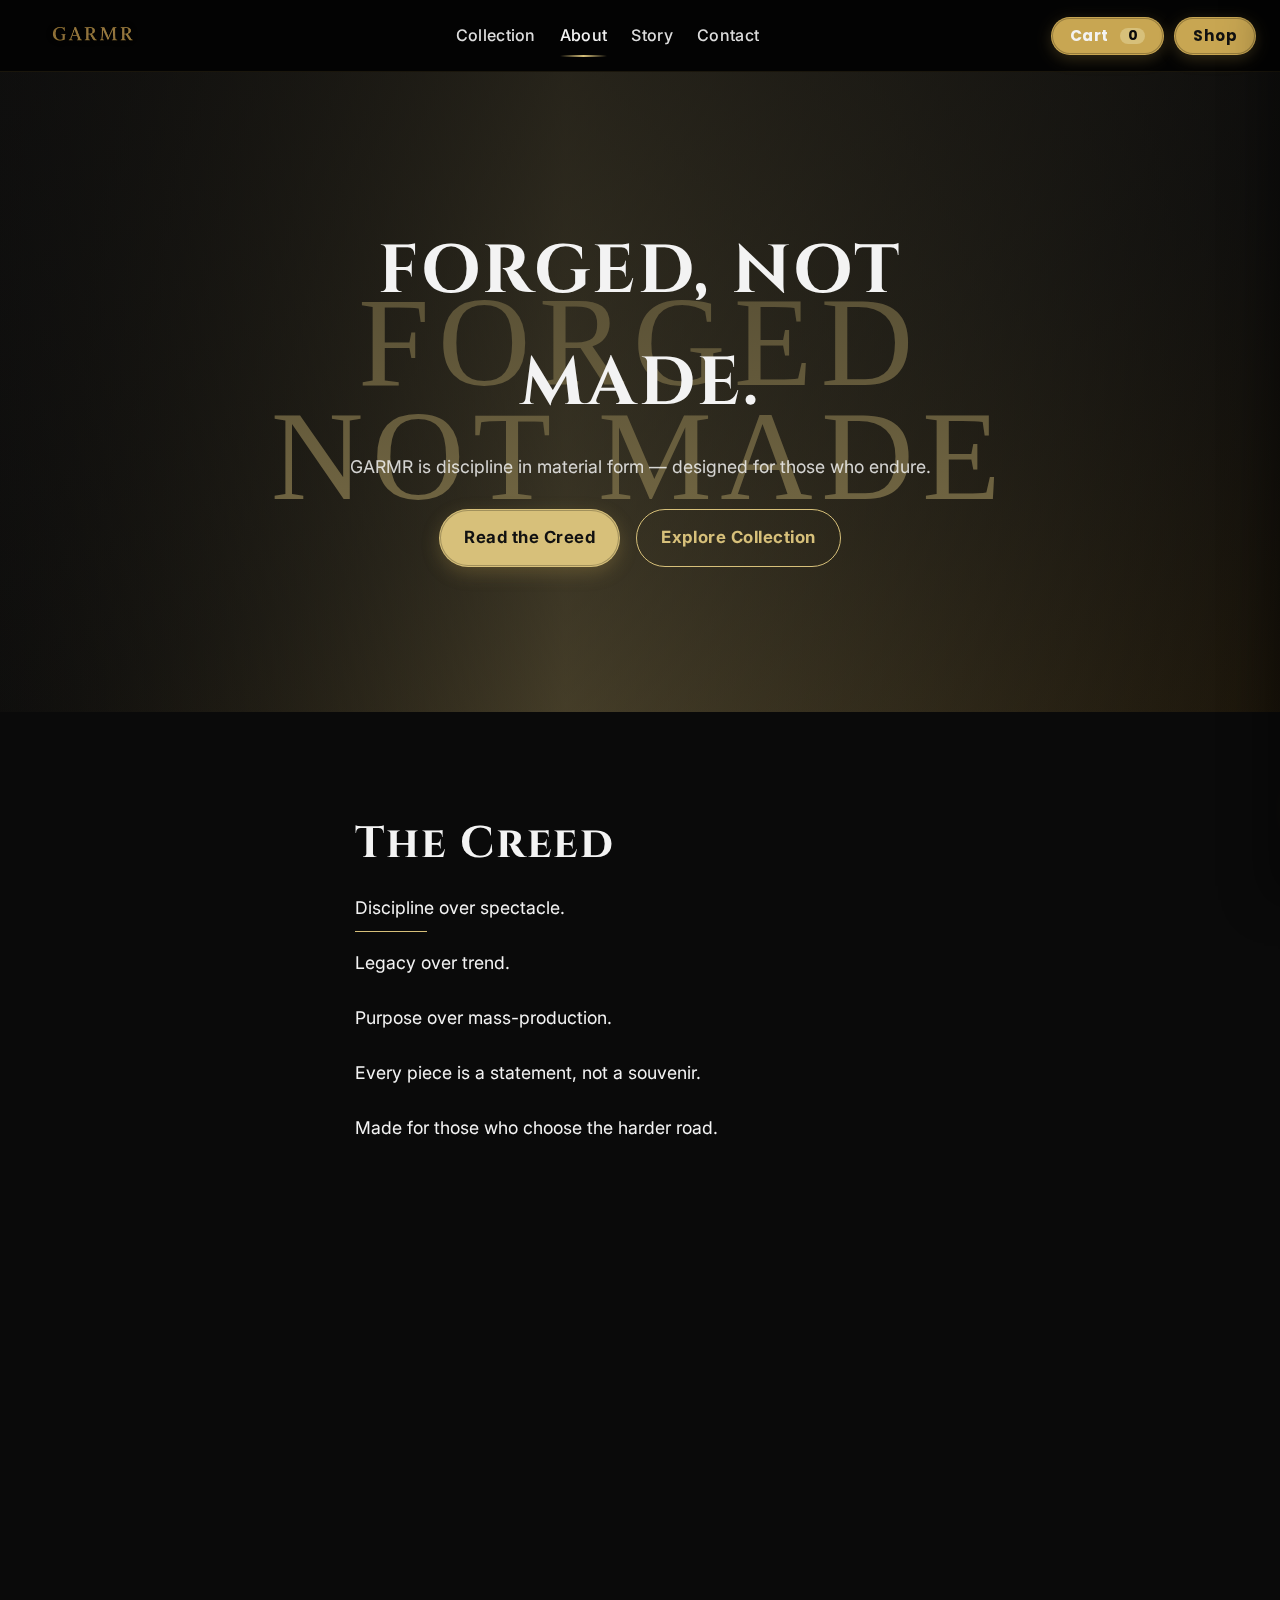
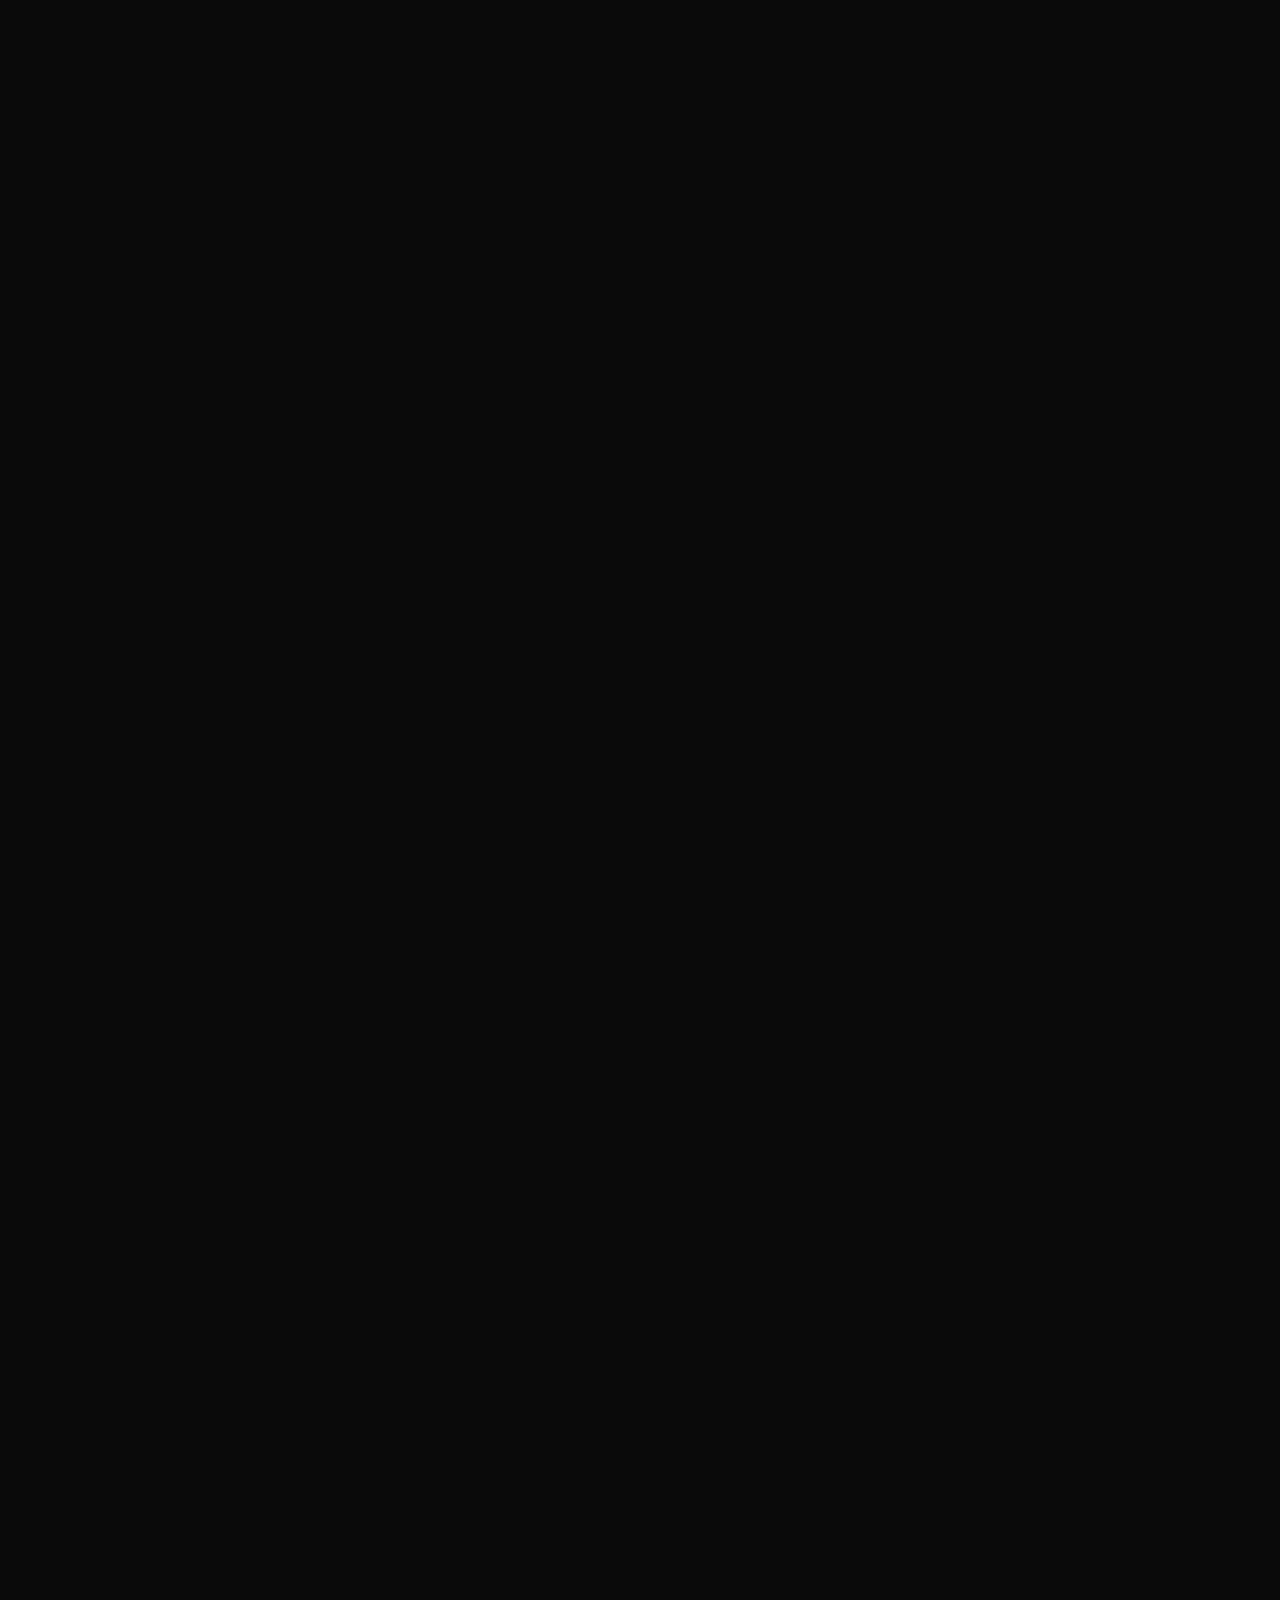
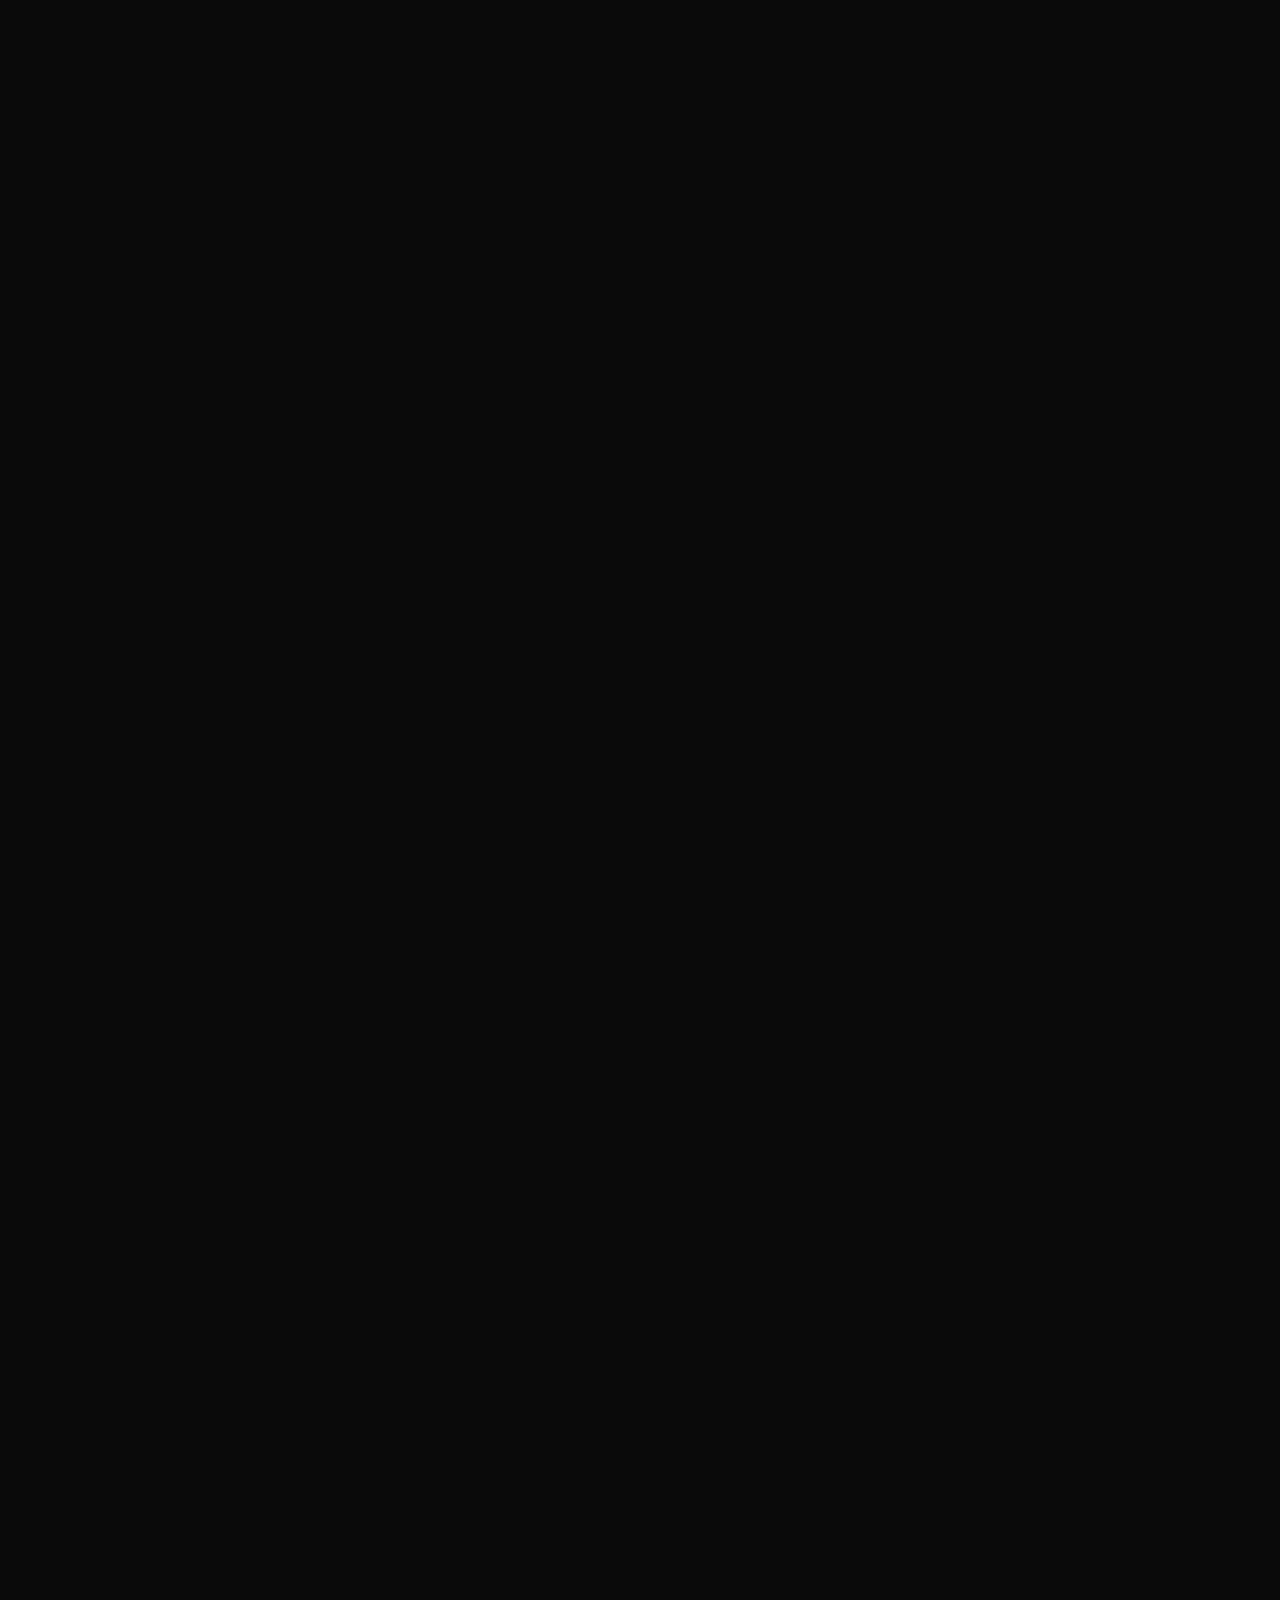
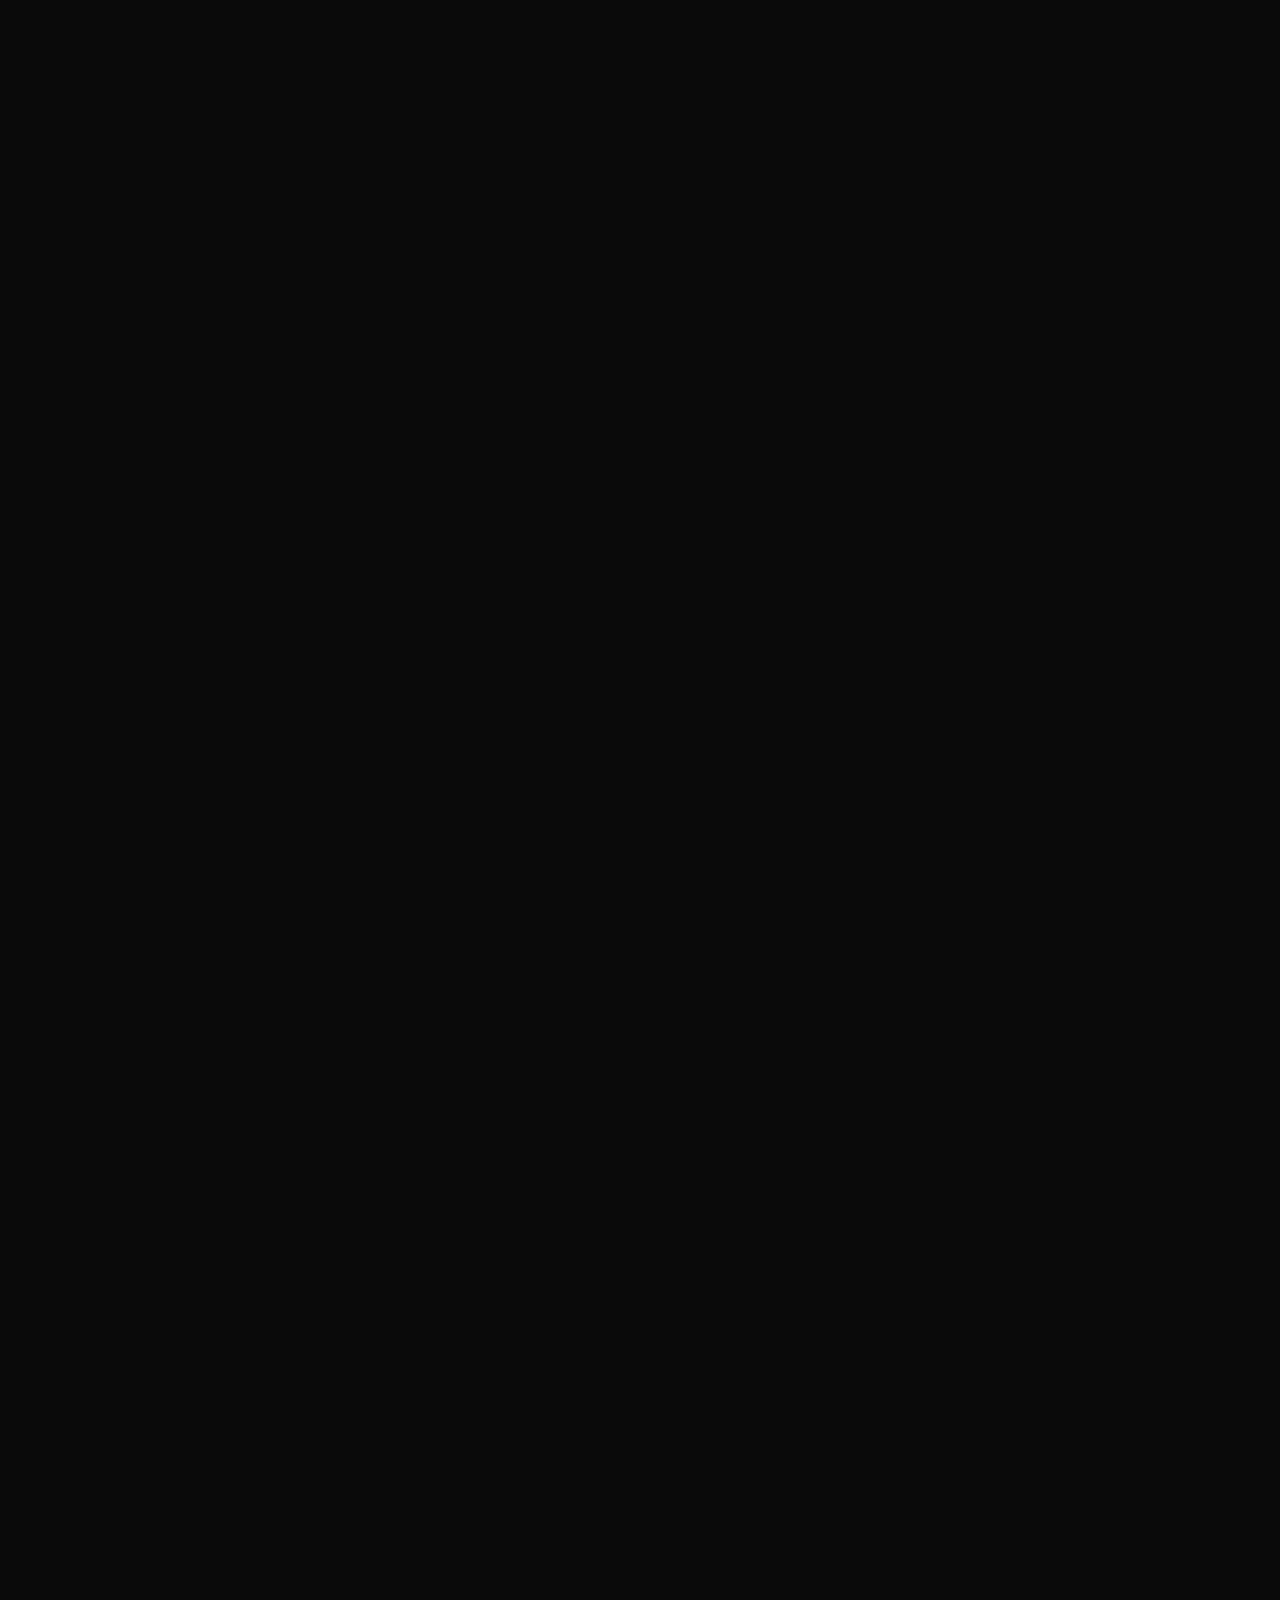
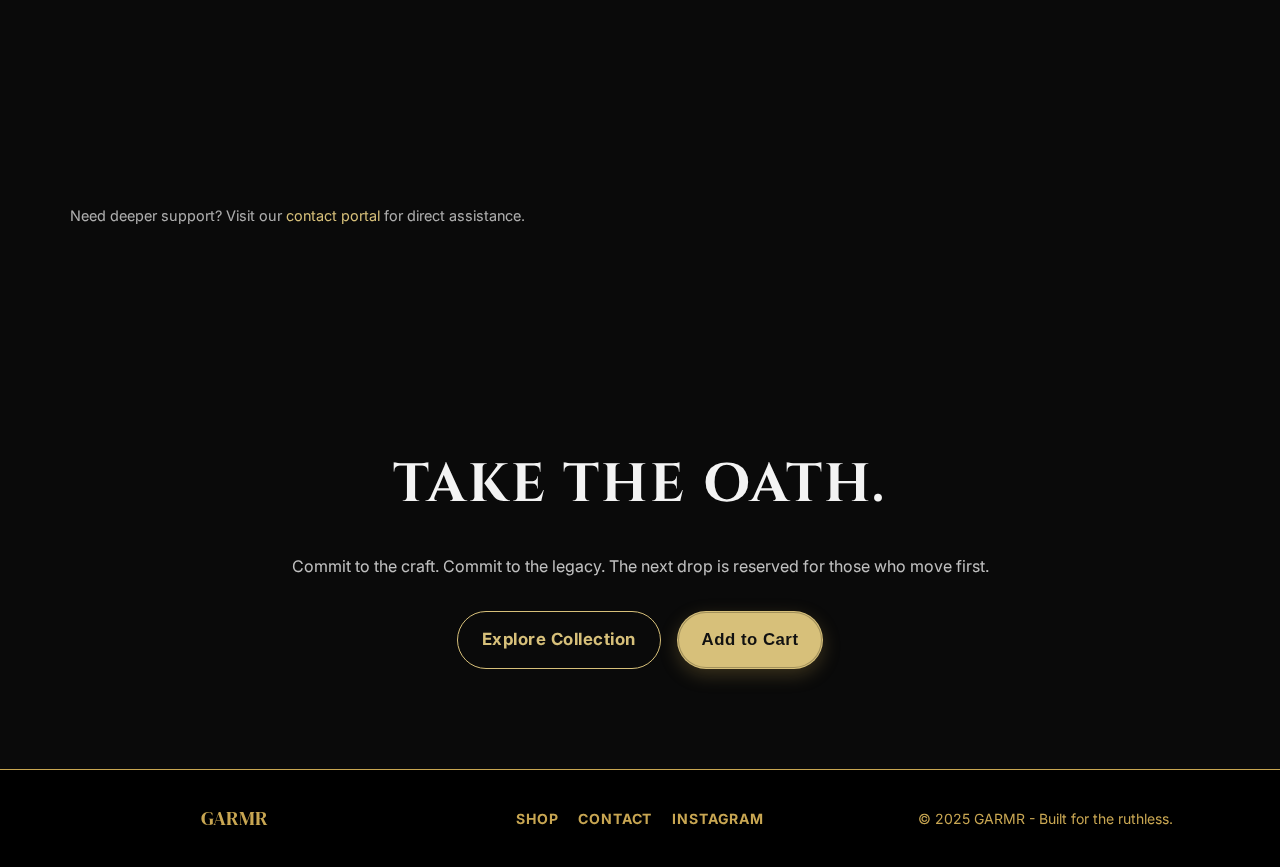
<file: about.html>
<!DOCTYPE html>
<html lang="en">
<head>
  <meta charset="UTF-8">
  <meta name="viewport" content="width=device-width, initial-scale=1.0">
  <title>About – GARMR</title>
  <meta name="description" content="Discover the creed, craft, and community that define GARMR. Forged for those who endure.">
  <meta property="og:title" content="GARMR Boxing Gloves">
  <meta property="og:description" content="Premium black and gold leather boxing gloves. Built for the ruthless.">
  <link rel="preconnect" href="https://fonts.googleapis.com">
  <link rel="preconnect" href="https://fonts.gstatic.com" crossorigin>
  <link href="https://fonts.googleapis.com/css2?family=Cinzel:wght@600;700;800&display=swap" rel="stylesheet">
  <link href="https://fonts.googleapis.com/css2?family=DM+Serif+Display&family=Playfair+Display:wght@700&family=Poppins:wght@300;400;700&family=Inter:wght@400;500&display=swap" rel="stylesheet">
  <link href="https://unpkg.com/aos@2.3.1/dist/aos.css" rel="stylesheet">
  <link rel="stylesheet" href="hero.css">
  <link rel="stylesheet" href="/css/cart.css">
  <style>
    :root {
      --gold: #d7c07a;
      --page-bg: #0a0a0a;
      --page-text: #f3f3f3;
    }
    * {
      box-sizing: border-box;
    }
    html {
      scroll-behavior: smooth;
      scroll-padding-top: var(--header-h);
    }
    body.about-page {
      margin: 0;
      font-family: 'Inter', ui-sans-serif, system-ui, -apple-system, BlinkMacSystemFont, 'Segoe UI', sans-serif;
      background: var(--page-bg);
      color: var(--page-text);
      line-height: 1.65;
    }
    h1, h2, h3 {
      font-family: 'Cinzel', 'DM Serif Display', serif;
      letter-spacing: 0.04em;
      margin: 0 0 0.75rem;
    }
    p {
      margin: 0 0 1.25rem;
    }
    a {
      color: inherit;
    }
    section {
      padding: 80px 0;
      position: relative;
    }
    .section-inner {
      max-width: 1180px;
      margin: 0 auto;
      padding: 0 20px;
    }
    .section-anchor {
      position: relative;
      top: calc(var(--header-h) * -1);
      display: block;
      height: 0;
      width: 100%;
      pointer-events: none;
    }
    [data-animate] {
      opacity: 0;
      transform: translateY(32px);
      transition: opacity 0.8s ease, transform 0.8s cubic-bezier(0.2, 0.6, 0.2, 1);
      will-change: opacity, transform;
    }
    [data-animate].is-visible {
      opacity: 1;
      transform: translateY(0);
    }
    .button-group {
      display: flex;
      gap: 16px;
      flex-wrap: wrap;
    }
    .button-group .btn {
      min-height: 44px;
    }
    .button-group .btn.btn-lg {
      padding-inline: 24px;
    }
    #about-hero {
      padding-top: calc(var(--header-h) + 24px);
      padding-bottom: 96px;
      position: relative;
      overflow: hidden;
      min-height: clamp(520px, 70vw, 640px);
      display: flex;
      align-items: center;
      justify-content: center;
      text-align: center;
      isolation: isolate;
    }
    #about-hero::after {
      content: "";
      position: absolute;
      inset: 0;
      background: linear-gradient(180deg, rgba(10, 10, 10, 0.7) 0%, rgba(10, 10, 10, 0.55) 55%, rgba(10, 10, 10, 0.4) 100%);
      z-index: -1;
    }
    .about-hero__media {
      position: absolute;
      inset: 0;
      z-index: -2;
    }
    .about-hero__media img {
      width: 100%;
      height: 100%;
      aspect-ratio: 21 / 9;
      object-fit: cover;
      display: block;
    }
    .about-hero__content {
      max-width: 720px;
      padding: 0 20px;
    }
    .about-hero__content h1 {
      font-size: clamp(42px, 6vw, 68px);
      text-transform: uppercase;
    }
    .about-hero__content p {
      font-size: 1.1rem;
      color: rgba(243, 243, 243, 0.85);
      margin-bottom: 28px;
    }
    .about-hero__actions {
      justify-content: center;
    }
    #about-creed {
      padding-top: 96px;
      padding-bottom: 96px;
    }
    .about-creed__content {
      width: 50%;
      margin: 0 auto;
      text-align: left;
    }
    .about-creed__content h2 {
      font-size: clamp(30px, 4vw, 44px);
    }
    .about-creed__lines {
      display: grid;
      gap: 16px;
      font-size: 1.1rem;
    }
    .about-creed__lines p {
      position: relative;
      margin: 0;
      padding-bottom: 10px;
    }
    .about-creed__lines p:first-child::after {
      content: "";
      position: absolute;
      left: 0;
      bottom: 0;
      width: 72px;
      height: 1px;
      background: var(--gold);
    }
    #about-origins {
      padding-top: 96px;
      padding-bottom: 96px;
    }
    .about-origins__inner {
      display: flex;
      gap: 48px;
      align-items: center;
    }
    .about-origins__content {
      flex: 1;
    }
    .about-origins__content p {
      color: rgba(243, 243, 243, 0.85);
    }
    .about-origins__signature {
      margin-top: 20px;
      font-style: italic;
      letter-spacing: 0.12em;
      color: var(--gold);
    }
    .about-origins__media {
      flex: 1;
      border-radius: 16px;
      overflow: hidden;
      box-shadow: 0 18px 40px rgba(0, 0, 0, 0.45);
    }
    .about-origins__media img {
      width: 100%;
      aspect-ratio: 4 / 5;
      object-fit: cover;
      display: block;
    }
    #about-pillars {
      padding-top: 96px;
      padding-bottom: 96px;
    }
    .about-pillars__header {
      max-width: 600px;
      margin: 0 auto 48px;
      text-align: center;
    }
    .about-pillars__grid {
      display: grid;
      gap: 24px;
      grid-template-columns: repeat(4, minmax(0, 1fr));
    }
    .pillar-card {
      background: #111;
      border: 1px solid #1f1f1f;
      border-radius: 12px;
      padding: 24px;
      text-align: left;
      display: grid;
      gap: 12px;
    }
    .pillar-card p {
      margin: 0;
      color: rgba(243, 243, 243, 0.78);
    }
    #about-craft {
      padding-top: 96px;
      padding-bottom: 96px;
    }
    .about-craft__row {
      display: flex;
      gap: 48px;
      align-items: center;
      margin-bottom: 72px;
    }
    .about-craft__row:last-of-type {
      margin-bottom: 0;
    }
    .about-craft__media {
      flex: 1;
      border-radius: 16px;
      overflow: hidden;
      box-shadow: 0 18px 40px rgba(0, 0, 0, 0.45);
    }
    .about-craft__media img {
      width: 100%;
      aspect-ratio: 3 / 2;
      object-fit: cover;
      display: block;
    }
    .about-craft__text {
      flex: 1;
    }
    .about-craft__text h2 {
      font-size: clamp(30px, 4vw, 44px);
      margin-bottom: 16px;
    }
    .about-craft__list {
      margin: 0;
      padding-left: 20px;
      display: grid;
      gap: 10px;
      color: rgba(243, 243, 243, 0.85);
    }
    .about-craft__row--reverse {
      flex-direction: row-reverse;
    }
    .about-craft__row--reverse .about-craft__text {
      text-align: left;
    }
    #about-faces {
      padding-top: 96px;
      padding-bottom: 96px;
    }
    .about-faces__header {
      max-width: 620px;
      margin: 0 auto 48px;
      text-align: center;
    }
    .about-faces__header p {
      color: rgba(243, 243, 243, 0.78);
    }
    .about-faces__grid {
      display: grid;
      gap: 24px;
      grid-template-columns: repeat(3, minmax(0, 1fr));
    }
    .face-card {
      background: #111;
      border: 1px solid #1f1f1f;
      border-radius: 16px;
      padding: 28px 24px 32px;
      display: grid;
      gap: 18px;
      position: relative;
    }
    .face-card::after {
      content: "";
      position: absolute;
      left: 24px;
      right: 24px;
      bottom: 20px;
      height: 1px;
      background: linear-gradient(90deg, transparent, rgba(215, 192, 122, 0.45), transparent);
      pointer-events: none;
    }
    .face-card figure {
      margin: 0;
      border-radius: 12px;
      overflow: hidden;
    }
    .face-card img {
      width: 100%;
      aspect-ratio: 4 / 5;
      object-fit: cover;
      display: block;
    }
    .face-card h4 {
      margin: 0;
      font-family: 'Cinzel', 'DM Serif Display', serif;
      font-size: 1.1rem;
      letter-spacing: 0.06em;
      text-transform: uppercase;
    }
    .face-card p {
      margin: 0;
      color: rgba(243, 243, 243, 0.8);
      font-size: 0.98rem;
      line-height: 1.6;
    }
    #about-community {
      padding-top: 96px;
      padding-bottom: 96px;
    }
    .about-community__inner {
      display: grid;
      gap: 32px;
    }
    .about-community__text {
      max-width: 680px;
    }
    .about-community__text p {
      color: rgba(243, 243, 243, 0.82);
    }
    .about-community__gallery {
      display: flex;
      gap: 12px;
      flex-wrap: wrap;
    }
    .about-community__gallery figure {
      flex: 1;
      min-width: 180px;
      border-radius: 12px;
      overflow: hidden;
      margin: 0;
    }
    .about-community__gallery img {
      width: 100%;
      aspect-ratio: 4 / 5;
      object-fit: cover;
      display: block;
    }
    #about-testimonials {
      padding-top: 96px;
      padding-bottom: 96px;
    }
    .about-testimonials__grid {
      display: grid;
      gap: 24px;
      grid-template-columns: repeat(auto-fit, minmax(260px, 1fr));
    }
    .testimonial-card {
      border: 1px solid #1f1f1f;
      border-radius: 12px;
      padding: 24px;
      background: #0f0f0f;
      display: grid;
      gap: 16px;
    }
    .testimonial-card p {
      margin: 0;
      color: rgba(243, 243, 243, 0.82);
    }
    .testimonial-card cite {
      font-style: normal;
      letter-spacing: 0.08em;
      text-transform: uppercase;
      color: var(--gold);
    }
    #about-faq {
      padding-top: 96px;
      padding-bottom: 96px;
    }
    .about-faq__items {
      display: grid;
      gap: 16px;
    }
    details {
      background: #111;
      border: 1px solid #1f1f1f;
      border-radius: 10px;
      padding: 18px 20px;
    }
    summary {
      cursor: pointer;
      font-weight: 600;
      letter-spacing: 0.02em;
      outline: none;
    }
    summary::-webkit-details-marker {
      display: none;
    }
    summary::after {
      content: "+";
      float: right;
      transition: transform 0.2s ease;
      font-weight: 400;
    }
    details[open] summary::after {
      transform: rotate(45deg);
    }
    details p {
      margin: 12px 0 0;
      color: rgba(243, 243, 243, 0.75);
    }
    .about-faq__footer {
      margin-top: 24px;
      font-size: 0.9rem;
      color: rgba(243, 243, 243, 0.7);
    }
    .about-faq__footer a {
      color: var(--gold);
      text-decoration: none;
    }
    #about-cta {
      padding-top: 96px;
      padding-bottom: 100px;
      text-align: center;
    }
    #about-cta h2 {
      font-size: clamp(34px, 5vw, 54px);
      margin-bottom: 24px;
      text-transform: uppercase;
    }
    #about-cta p {
      margin-bottom: 32px;
      color: rgba(243, 243, 243, 0.78);
    }
    #about-cta .button-group {
      justify-content: center;
    }
    @media (max-width: 1024px) {
      .about-pillars__grid {
        grid-template-columns: repeat(2, minmax(0, 1fr));
      }
      .about-craft__row {
        flex-direction: column;
      }
      .about-craft__row--reverse {
        flex-direction: column;
      }
      .about-craft__media,
      .about-craft__text {
        width: 100%;
      }
      .about-origins__inner {
        flex-direction: column;
      }
      .about-origins__content,
      .about-origins__media {
        width: 100%;
      }
      .about-creed__content {
        width: 70%;
      }
      .about-faces__grid {
        grid-template-columns: repeat(2, minmax(0, 1fr));
      }
    }
    @media (max-width: 768px) {
      .about-creed__content {
        width: 100%;
      }
      .about-community__gallery {
        justify-content: center;
      }
      .about-community__gallery figure {
        flex: 1 1 calc(33.333% - 8px);
      }
    }
    @media (max-width: 640px) {
      #about-hero {
        padding-bottom: 72px;
      }
      .button-group {
        flex-direction: column;
        align-items: stretch;
        gap: 12px;
      }
      .button-group .btn {
        width: 100%;
        justify-content: center;
      }
      .about-pillars__grid {
        grid-template-columns: 1fr;
      }
      .about-faces__grid {
        grid-template-columns: 1fr;
      }
      .face-card {
        padding: 24px 20px 32px;
      }
      .face-card::after {
        left: 20px;
        right: 20px;
      }
      .about-community__gallery figure {
        flex: 1 1 100%;
      }
    }
    @media (prefers-reduced-motion: reduce) {
      [data-animate] {
        opacity: 1 !important;
        transform: none !important;
        transition: none !important;
      }
    }
  </style>
</head>
<body class="about-page">
  <header class="site-header">
    <a class="brand" href="/"><img src="/images/Brand%20Name.png" alt="GARMR wordmark"></a>
    <nav class="nav site-nav">
      <a href="collection.html">Collection</a>
      <a href="about.html" aria-current="page">About</a>
      <a href="story.html">Story</a>
      <a href="#contact">Contact</a>
    </nav>
    <div class="header-cta">
      <a href="#cart" class="btn cart-link" id="open-cart">
        Cart <span id="cart-count" aria-live="polite">0</span>
      </a>
      <a class="btn btn-gold" href="collection.html">Shop</a>
    </div>
  </header>

  <main>
    <section id="about-hero">
      <div class="about-hero__media" aria-hidden="true">
        <img src="/images/placeholder-about-hero.svg" alt="placeholder hero image for GARMR about page" loading="lazy" decoding="async">
      </div>
      <div class="about-hero__content" data-animate>
        <h1>Forged, Not Made.</h1>
        <p>GARMR is discipline in material form — designed for those who endure.</p>
        <div class="button-group about-hero__actions">
          <a class="btn btn-gold btn-lg" href="#about-creed">Read the Creed</a>
          <a class="btn btn-outline btn-lg" href="/collection.html">Explore Collection</a>
        </div>
      </div>
    </section>

    <section id="about-creed" aria-labelledby="about-creed-title">
      <div class="section-inner">
        <div class="about-creed__content" data-animate>
          <h2 id="about-creed-title">The Creed</h2>
          <div class="about-creed__lines">
            <p>Discipline over spectacle.</p>
            <p>Legacy over trend.</p>
            <p>Purpose over mass-production.</p>
            <p>Every piece is a statement, not a souvenir.</p>
            <p>Made for those who choose the harder road.</p>
          </div>
        </div>
      </div>
    </section>

    <section id="about-origins" aria-labelledby="about-origins-title">
      <div class="section-inner about-origins__inner">
        <div class="about-origins__content" data-animate>
          <h2 id="about-origins-title">Origins</h2>
          <p>GARMR began in a stripped-down training hall where repetition defined every decision. We built prototypes between rounds, refining each stitch after sparring sessions to ensure they could endure the same punishment we demanded of ourselves.</p>
          <p>The brand exists to honour the fighters who carve meaning out of discipline. Every drop of sweat and every scar shaped the language of our craft.</p>
          <p class="about-origins__signature">— R.S.</p>
        </div>
        <figure class="about-origins__media" data-animate>
          <img src="/images/placeholder-about-origins.svg" alt="placeholder editorial image for origins section" loading="lazy" decoding="async">
        </figure>
      </div>
    </section>

    <section id="about-pillars" aria-labelledby="about-pillars-title">
      <div class="section-inner">
        <div class="about-pillars__header" data-animate>
          <h2 id="about-pillars-title">Our Pillars</h2>
          <p>Four anchors shape everything we forge — the non-negotiables behind every release.</p>
        </div>
        <div class="about-pillars__grid">
          <article class="pillar-card" data-animate>
            <h3>Discipline</h3>
            <p>We design for repetition, not spectacle.</p>
          </article>
          <article class="pillar-card" data-animate>
            <h3>Craft</h3>
            <p>Every seam is hand-checked against our own standard of endurance.</p>
          </article>
          <article class="pillar-card" data-animate>
            <h3>Legacy</h3>
            <p>Pieces are built to outlast trends and to be handed down.</p>
          </article>
          <article class="pillar-card" data-animate>
            <h3>Community</h3>
            <p>We move with those who show up, train hard, and raise the room.</p>
          </article>
        </div>
      </div>
    </section>

    <section id="about-craft" aria-labelledby="about-craft-title">
      <div class="section-inner">
        <div class="about-craft__row" data-animate>
          <figure class="about-craft__media">
            <img src="/images/placeholder-about-craft-1.svg" alt="placeholder studio image of GARMR materials" loading="lazy" decoding="async">
          </figure>
          <div class="about-craft__text">
            <h2 id="about-craft-title">Craft &amp; Materials</h2>
            <ul class="about-craft__list">
              <li>Full-grain leathers tempered for flex and longevity.</li>
              <li>Hand-cut panels for ergonomic fit and controlled break-in.</li>
              <li>Triple-stitched seams reinforced where stress hits hardest.</li>
              <li>Finish treatments that resist sweat, abrasion, and travel.</li>
            </ul>
          </div>
        </div>
        <div class="about-craft__row about-craft__row--reverse" data-animate>
          <figure class="about-craft__media">
            <img src="/images/placeholder-about-craft-2.svg" alt="placeholder image of limited batch production" loading="lazy" decoding="async">
          </figure>
          <div class="about-craft__text">
            <p>Runs stay limited, numbered, and accountable. Every release is logged, tested, and refined with our community so the next drop carries the weight of those who trained before it.</p>
          </div>
        </div>
      </div>
    </section>

    <section id="about-faces" aria-labelledby="about-faces-title">
      <div class="section-inner">
        <div class="about-faces__header" data-animate>
          <h2 id="about-faces-title">Faces of GARMR</h2>
          <p>Three members, three perspectives. Discipline in motion, captured in their own words.</p>
        </div>
        <div class="about-faces__grid">
          <article class="face-card" data-animate>
            <figure>
              <img src="/images/placeholder-about-face1.svg" alt="placeholder portrait for GARMR member one" loading="lazy" decoding="async">
            </figure>
            <h4>A. Reyes</h4>
            <p>“Every round is rehearsal for the real thing. GARMR keeps the focus where it belongs.”</p>
          </article>
          <article class="face-card" data-animate>
            <figure>
              <img src="/images/placeholder-about-face2.svg" alt="placeholder portrait for GARMR member two" loading="lazy" decoding="async">
            </figure>
            <h4>M. Cho</h4>
            <p>“We show up before sunrise and stay after the lights cut. The gear has to hold the line.”</p>
          </article>
          <article class="face-card" data-animate>
            <figure>
              <img src="/images/placeholder-about-face3.svg" alt="placeholder portrait for GARMR member three" loading="lazy" decoding="async">
            </figure>
            <h4>L. Hart</h4>
            <p>“Legacy is built in the quiet reps. Every stitch reminds me of why we started.”</p>
          </article>
        </div>
      </div>
    </section>

    <section id="about-community" aria-labelledby="about-community-title">
      <div class="section-inner about-community__inner">
        <div class="about-community__text" data-animate>
          <h2 id="about-community-title">Community &amp; Impact</h2>
          <p>Open mat sessions, film studies, and journal drops keep the circle tight. We invest in the coaches, gyms, and fighters who pour intent into every rep.</p>
          <p>Our impact is measured in consistency — in the people who keep showing up, pushing harder, and pulling others with them.</p>
          <div class="button-group">
            <a class="btn btn-outline" href="/community.html">Join the Movement</a>
          </div>
        </div>
        <div class="about-community__gallery" data-animate>
          <figure>
            <img src="/images/placeholder-about-community-1.svg" alt="placeholder community training image one" loading="lazy" decoding="async">
          </figure>
          <figure>
            <img src="/images/placeholder-about-community-2.svg" alt="placeholder community training image two" loading="lazy" decoding="async">
          </figure>
          <figure>
            <img src="/images/placeholder-about-community-3.svg" alt="placeholder community training image three" loading="lazy" decoding="async">
          </figure>
        </div>
      </div>
    </section>

    <section id="about-testimonials" aria-labelledby="about-testimonials-title">
      <div class="section-inner">
        <div class="about-pillars__header" data-animate>
          <h2 id="about-testimonials-title">Voices from the Circle</h2>
          <p>Words from the fighters and coaches who keep us accountable.</p>
        </div>
        <div class="about-testimonials__grid">
          <article class="testimonial-card" data-animate>
            <p>“GARMR gear holds up to the grind. No frills — just pieces that keep you focused.”</p>
            <cite>J. Medina, Coach</cite>
          </article>
          <article class="testimonial-card" data-animate>
            <p>“Every drop feels considered. Limited, disciplined, and built for people who actually train.”</p>
            <cite>K. Doyle, Lightweight</cite>
          </article>
        </div>
      </div>
    </section>

    <section id="about-faq" aria-labelledby="about-faq-title">
      <div class="section-inner">
        <div class="about-pillars__header" data-animate>
          <h2 id="about-faq-title">FAQ</h2>
          <p>Quick answers to the essentials. Need more? Reach out anytime.</p>
        </div>
        <div class="about-faq__items" data-animate>
          <details>
            <summary>How does sizing and fit run?</summary>
            <p>Our gloves and apparel are tailored for training fit — snug at first, breaking in after a few hard rounds. Refer to each product size chart for exact measurements.</p>
          </details>
          <details>
            <summary>What is your return policy?</summary>
            <p>Returns are accepted within 30 days on unused items with all tags intact. Initiate a request through your order confirmation.</p>
          </details>
          <details>
            <summary>How do batches and restocks work?</summary>
            <p>Every release is limited and numbered. Once a batch closes, it does not return — future drops evolve based on community feedback.</p>
          </details>
          <details>
            <summary>How should I care for materials?</summary>
            <p>Wipe down gear after every session, air dry fully, and condition leather monthly. Avoid direct heat to preserve finish.</p>
          </details>
          <details>
            <summary>Do you offer international shipping?</summary>
            <p>Yes. Duties are calculated at checkout, and tracking is provided once your order leaves the atelier.</p>
          </details>
        </div>
        <p class="about-faq__footer">Need deeper support? Visit our <a href="/index.html#contact">contact portal</a> for direct assistance.</p>
      </div>
    </section>

    <span id="waitlist" class="section-anchor" aria-hidden="true"></span>
    <span id="contact" class="section-anchor" aria-hidden="true"></span>
    <section id="about-cta" aria-labelledby="about-cta-title">
      <div class="section-inner">
        <h2 id="about-cta-title">Take the Oath.</h2>
        <p>Commit to the craft. Commit to the legacy. The next drop is reserved for those who move first.</p>
        <div class="button-group">
          <a class="btn btn-outline btn-lg" href="/collection.html">Explore Collection</a>
          <button class="btn btn-gold btn-lg add-to-cart" type="button"
            data-id="valyr"
            data-name="GARMR: Valyr"
            data-price="189"
            data-img="/images/Valyr.png">
            Add to Cart
          </button>
        </div>
      </div>
    </section>
  </main>

  <footer class="site-footer">
    <div class="footer-grid">
      <div class="footer-logo">GARMR</div>
      <nav class="footer-links">
        <a href="#">Shop</a>
        <a href="#">Contact</a>
        <a href="#">Instagram</a>
      </nav>
      <div class="footer-copy">&copy; 2025 GARMR - Built for the ruthless.</div>
    </div>
  </footer>

  <script>
    document.addEventListener('DOMContentLoaded', () => {
      const hdr = document.querySelector('header.site-header');
      const setHeaderHeight = () => {
        if (!hdr) return;
        const h = Math.ceil(hdr.getBoundingClientRect().height);
        document.documentElement.style.setProperty('--header-h', h + 'px');
      };
      setHeaderHeight();
      window.addEventListener('resize', setHeaderHeight, { passive: true });

      const animatedElements = document.querySelectorAll('[data-animate]');
      const reduceMotion = window.matchMedia('(prefers-reduced-motion: reduce)').matches;

      if (!reduceMotion && 'IntersectionObserver' in window) {
        const observer = new IntersectionObserver((entries) => {
          entries.forEach((entry) => {
            if (entry.isIntersecting) {
              entry.target.classList.add('is-visible');
              observer.unobserve(entry.target);
            }
          });
        }, { threshold: 0.15 });

        animatedElements.forEach((el) => observer.observe(el));
      } else {
        animatedElements.forEach((el) => el.classList.add('is-visible'));
      }
    });
  </script>
  <div id="cart-overlay" class="cart-overlay" aria-hidden="true"></div>
  <aside id="cart-drawer" class="cart-drawer" role="dialog" aria-modal="true" aria-labelledby="cart-drawer-title" aria-hidden="true" tabindex="-1">
    <header class="cd-header">
      <h2 id="cart-drawer-title">Your Cart</h2>
      <button class="cd-close" id="close-cart" aria-label="Close cart">&times;</button>
    </header>
    <div class="cd-body" id="mini-cart-items">
      <!-- JS renders items here -->
    </div>
    <footer class="cd-footer">
      <div class="row"><span>Subtotal</span><span id="mini-subtotal">$0.00</span></div>
      <p class="tiny">Shipping &amp; taxes calculated at checkout</p>
      <a href="/checkout.html" class="btn-gold btn-checkout" id="mini-checkout">Checkout</a>
      <button class="btn-outline btn-clear" id="mini-clear">Clear Cart</button>
    </footer>
  </aside>

  <script src="/js/cart.js" defer></script>
</body>
</html>
</file>
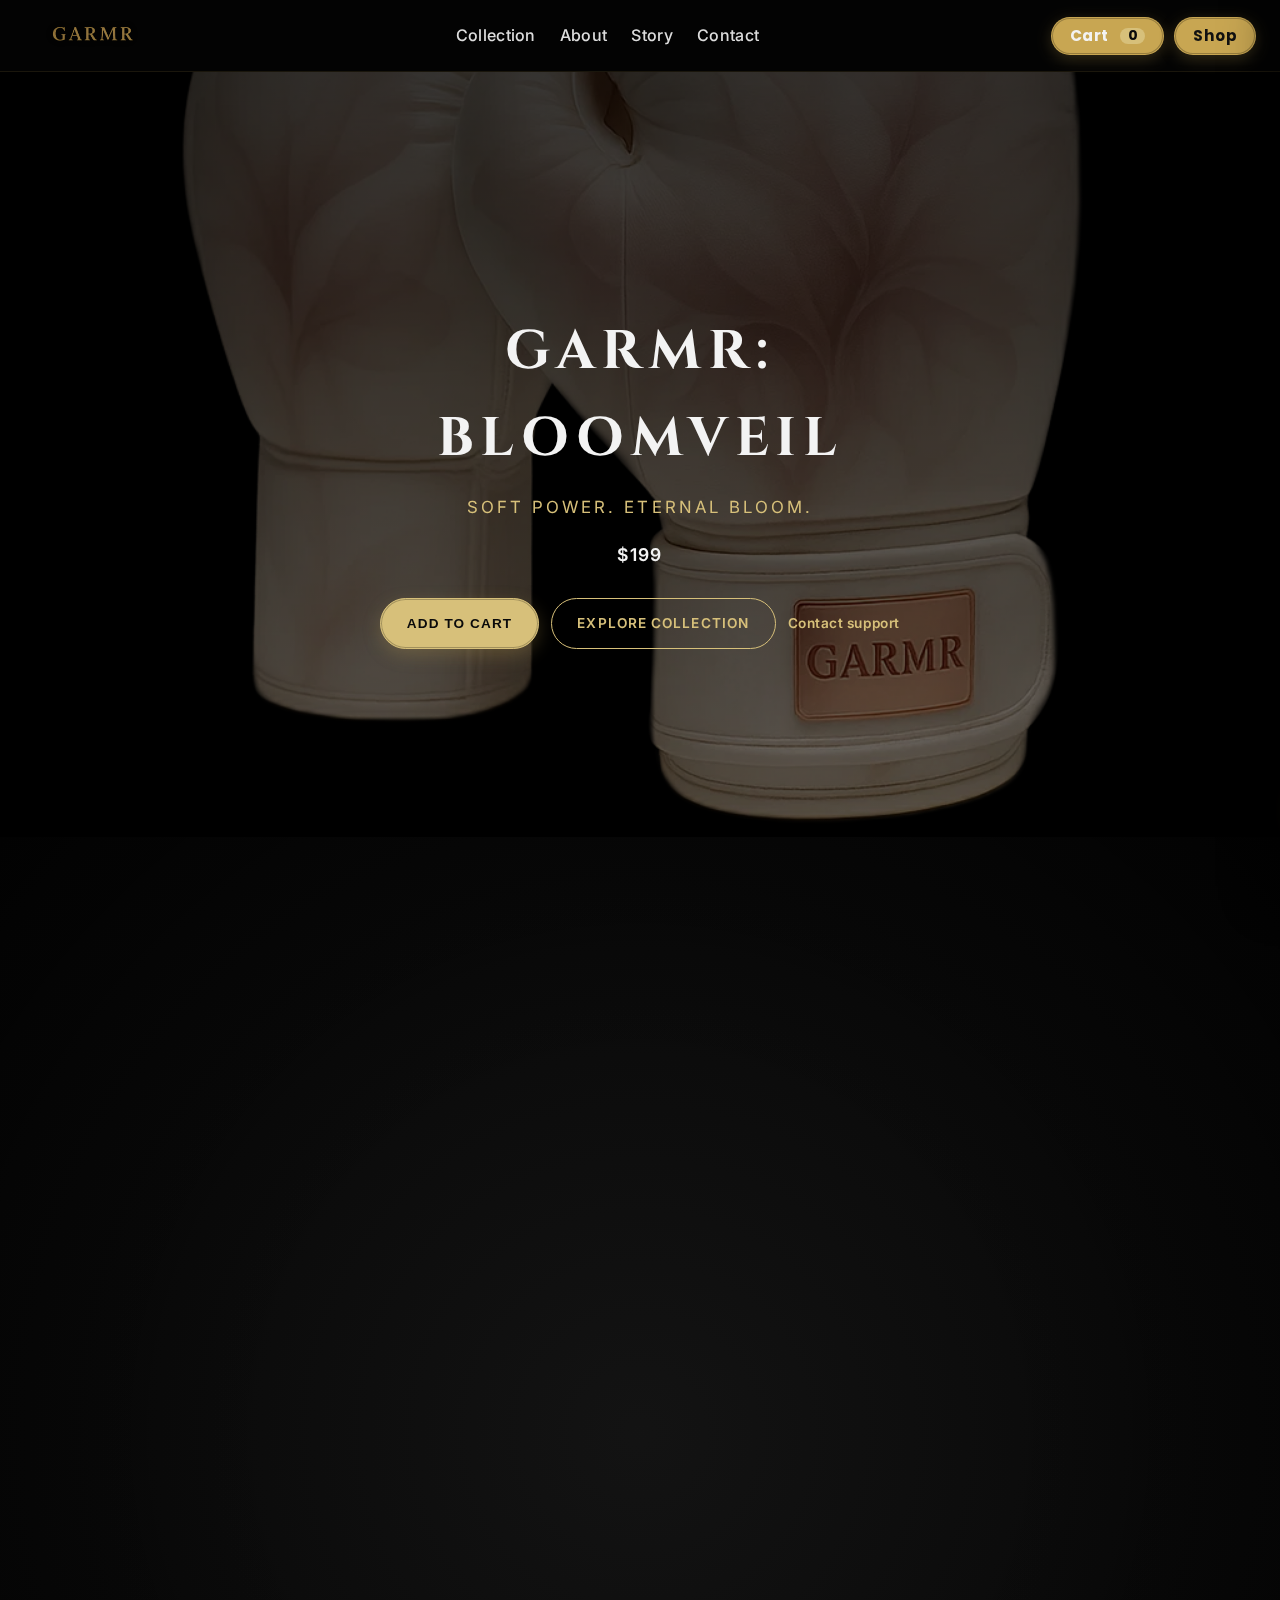
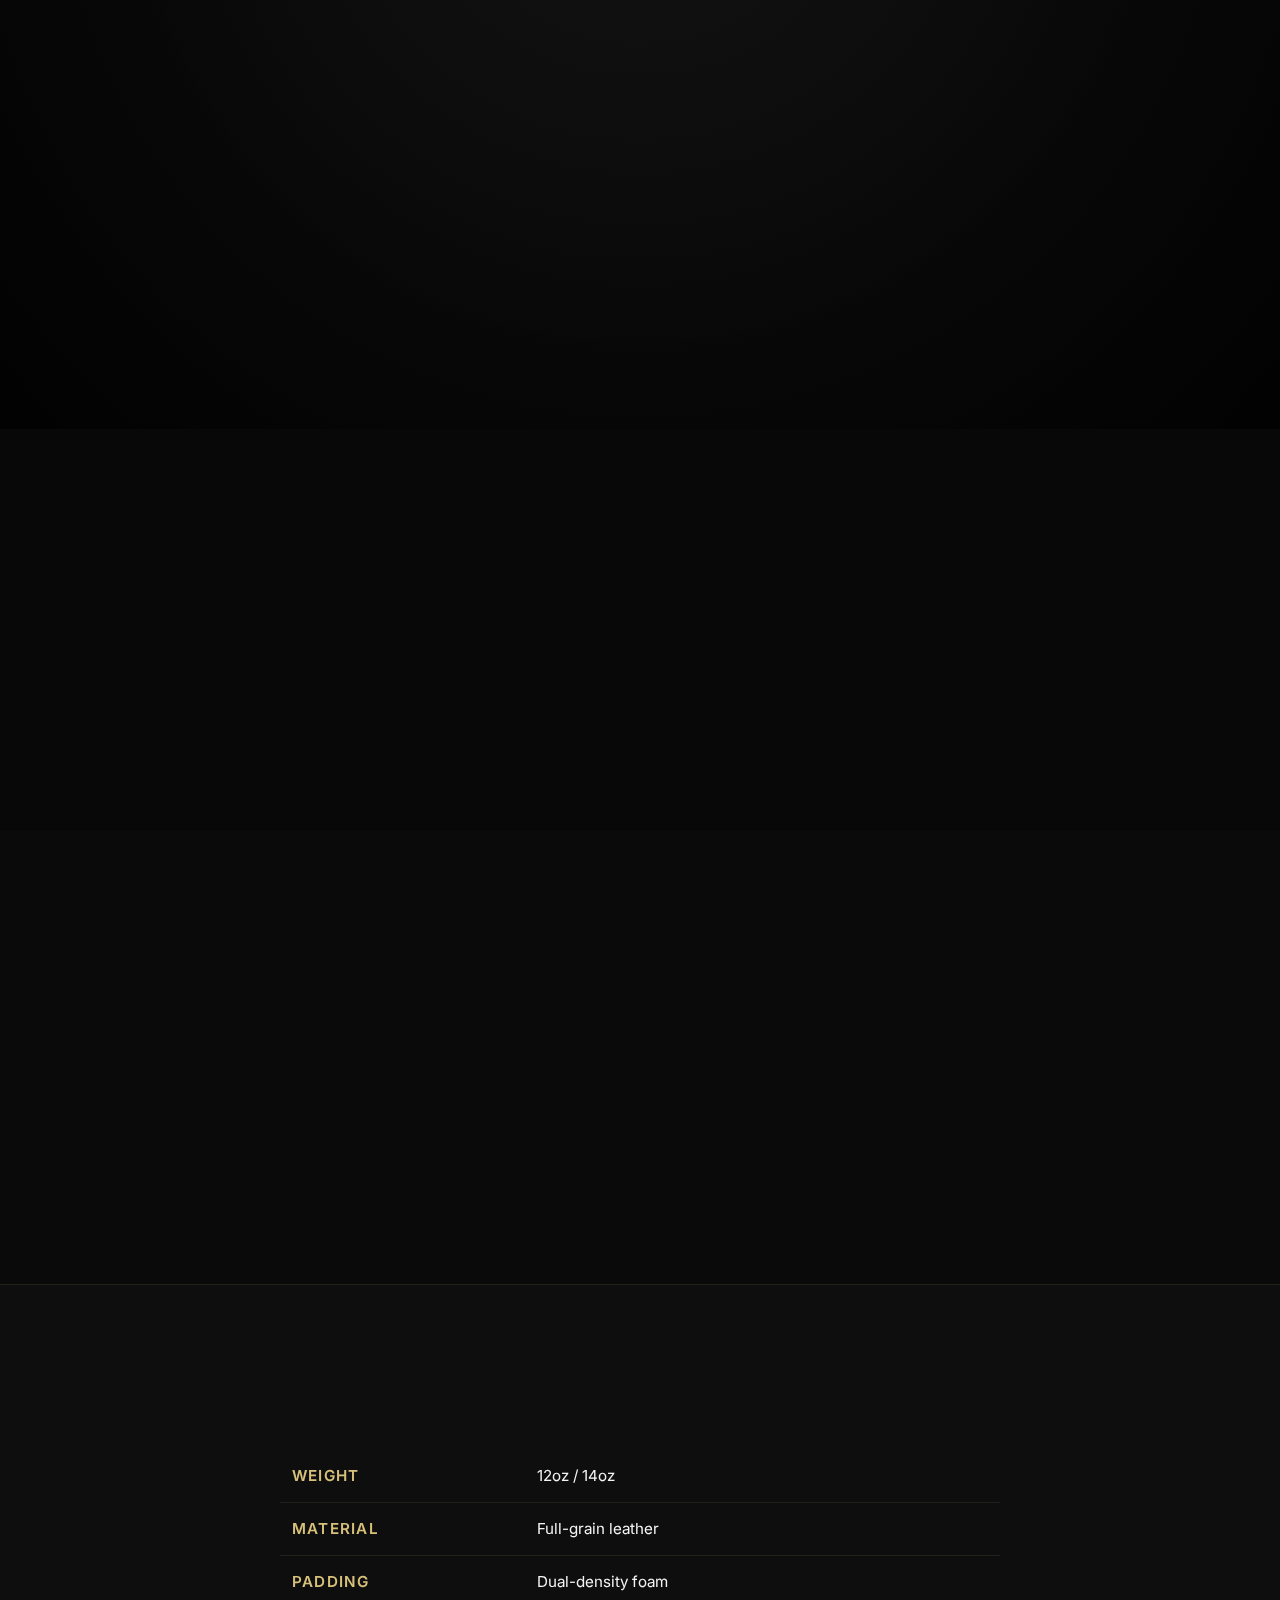
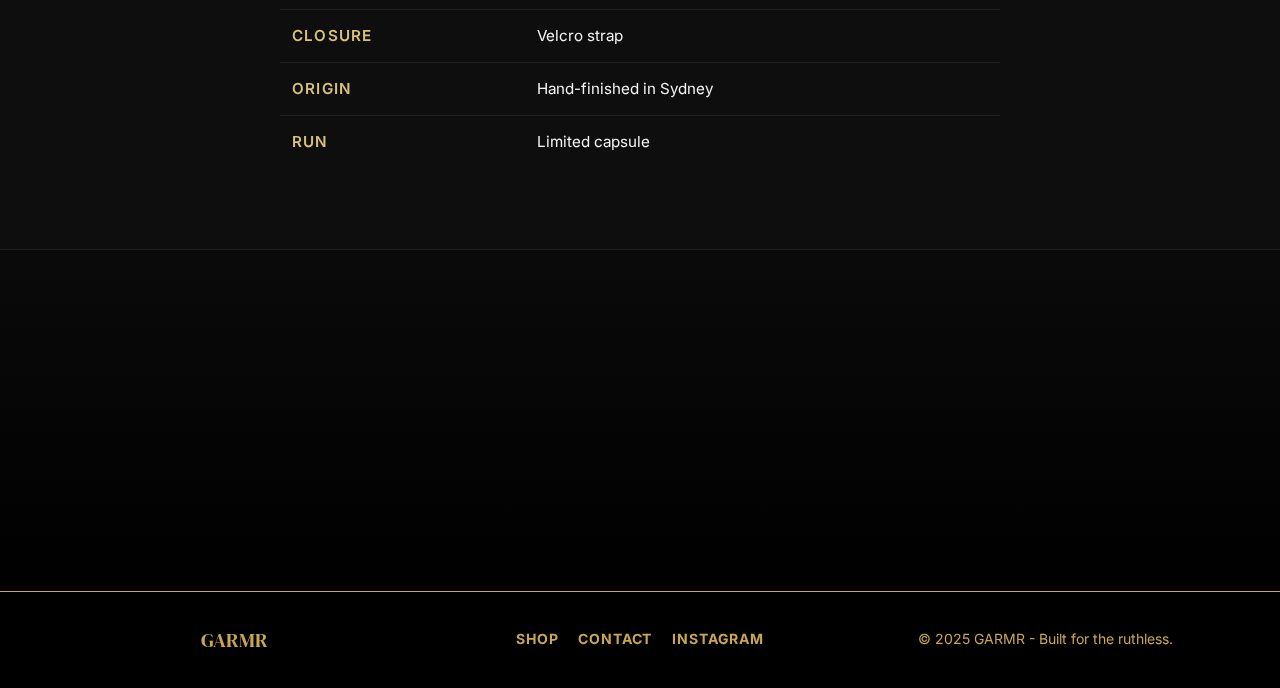
<file: bloomveil.html>
<!DOCTYPE html>
<html lang="en">
<head>
  <meta charset="UTF-8">
  <meta name="viewport" content="width=device-width, initial-scale=1.0">
  <title>GARMR: Bloomveil — Limited Boxing Gloves</title>
  <meta name="description" content="GARMR: Bloomveil. Soft power. Eternal bloom. Limited-run combat art.">
  <meta property="og:title" content="GARMR: Bloomveil — Limited Boxing Gloves">
  <meta property="og:description" content="GARMR: Bloomveil. Soft power. Eternal bloom. Limited-run combat art.">
  <link rel="preconnect" href="https://fonts.googleapis.com">
  <link rel="preconnect" href="https://fonts.gstatic.com" crossorigin>
  <link href="https://fonts.googleapis.com/css2?family=Cinzel:wght@600;700;800&display=swap" rel="stylesheet">
  <link href="https://fonts.googleapis.com/css2?family=DM+Serif+Display&family=Playfair+Display:wght@700&family=Poppins:wght@300;400;700&family=Inter:wght@400;500&display=swap" rel="stylesheet">
  <link href="https://unpkg.com/aos@2.3.1/dist/aos.css" rel="stylesheet">
  <link rel="stylesheet" href="hero.css">
  <link rel="stylesheet" href="/css/cart.css">
  <style>
    :root {
      --header-h: 72px;
      --gold: #d7c07a;
      --bg: #0a0a0a;
    }

    html {
      scroll-padding-top: var(--header-h);
    }

    body {
      margin: 0;
      background: var(--bg);
      color: #f3f3f3;
      font-family: 'Inter', system-ui, -apple-system, BlinkMacSystemFont, "Segoe UI", sans-serif;
      line-height: 1.6;
      -webkit-font-smoothing: antialiased;
    }

    h1, h2, h3, h4 {
      font-family: 'Cinzel', serif;
      letter-spacing: 0.05em;
      margin: 0 0 0.75rem;
    }

    p {
      margin: 0 0 1rem;
      color: #f3f3f3;
    }

    a {
      color: var(--gold);
    }

    a:hover {
      color: #e6d6a3;
    }

    main {
      background: var(--bg);
    }

    .p-wrap {
      max-width: 1180px;
      margin: 0 auto;
      padding: 0 20px;
    }

    #product-hero {
      position: relative;
      min-height: 85vh;
      display: flex;
      align-items: center;
      justify-content: center;
      text-align: center;
      background-color: #000;
      overflow: hidden;
      padding: calc(var(--header-h) + 24px) 0 48px;
    }

    #product-hero .hero-media {
      position: absolute;
      inset: 0;
      width: 100%;
      height: 100%;
      object-fit: cover;
      opacity: 0.55;
    }

    #product-hero .overlay {
      position: absolute;
      inset: 0;
      background: linear-gradient(to bottom, rgba(0, 0, 0, 0.6), rgba(0, 0, 0, 0.2));
      pointer-events: none;
      z-index: 1;
    }

    #product-hero .meta {
      position: relative;
      z-index: 2;
      color: #f3f3f3;
      max-width: 640px;
      padding: 0 20px;
    }

    #product-hero h1 {
      font-size: clamp(2.6rem, 5vw, 3.4rem);
      letter-spacing: 0.12em;
      text-transform: uppercase;
      margin-bottom: 0.75rem;
    }

    #product-hero .sub {
      color: var(--gold);
      letter-spacing: 0.18em;
      text-transform: uppercase;
      font-size: 1.05rem;
      margin-bottom: 1.25rem;
    }

    #product-hero .price {
      font-size: 1.1rem;
      color: #f3f3f3;
      margin-bottom: 1.8rem;
    }

    #product-hero .btn-row {
      justify-content: center;
    }

    .sub {
      color: var(--gold);
      letter-spacing: 0.18em;
      text-transform: uppercase;
      font-size: 0.95rem;
      margin-bottom: 1.2rem;
    }

    .price {
      color: var(--gold);
      font-weight: 600;
      margin: 0.25rem 0 1.25rem;
      font-size: 1.05rem;
      letter-spacing: 0.08em;
    }

    .btn-row {
      display: flex;
      gap: 12px;
      flex-wrap: wrap;
      justify-content: center;
    }

    .btn-row a,
    .btn-row button {
      display: inline-flex;
      align-items: center;
      justify-content: center;
      padding: 0.85rem 1.6rem;
      border-radius: 999px;
      font-weight: 600;
      letter-spacing: 0.08em;
      text-decoration: none;
      text-transform: uppercase;
      font-size: 0.85rem;
      position: relative;
      overflow: hidden;
      cursor: pointer;
      border: none;
      background: transparent;
    }

    .btn-row .btn-gold {
      border: 1px solid var(--gold);
      color: #0a0a0a;
      background: var(--gold);
    }

    .btn-row .btn-outline {
      border: 1px solid var(--gold);
      color: var(--gold);
      background: transparent;
    }

    .btn-row .btn-link {
      padding: 0;
      border: none;
      background: transparent;
      color: #d7c07a;
      text-transform: none;
      font-size: 0.85rem;
      letter-spacing: 0.04em;
      font-weight: 600;
    }

    .btn-row a::after,
    .btn-row button::after {
      content: "";
      position: absolute;
      left: 18%;
      right: 18%;
      bottom: 0.35rem;
      height: 2px;
      background: transparent;
      transition: background 0.3s ease;
    }

    .btn-row a:hover::after,
    .btn-row button:hover::after {
      background: var(--gold);
    }

    .btn-row .btn-link::after {
      display: none;
    }

    .btn-row .btn-link:hover {
      text-decoration: underline;
    }

    #product-origin {
      position: relative;
      padding: 80px 0;
      background: radial-gradient(circle at center, rgba(20, 20, 20, 0.92) 0%, rgba(10, 10, 10, 0.98) 55%, rgba(4, 4, 4, 1) 100%);
    }

    #product-origin::after {
      content: "";
      position: absolute;
      inset: 0;
      pointer-events: none;
      background: radial-gradient(circle at center, transparent 40%, rgba(0, 0, 0, 0.55) 100%);
    }

    .origin-grid {
      position: relative;
      z-index: 1;
      display: grid;
      grid-template-columns: minmax(0, 1fr) minmax(0, 0.9fr);
      gap: 40px;
      align-items: center;
    }

    .origin-text {
      max-width: 520px;
    }

    .origin-text h2 {
      text-align: left;
      font-size: clamp(1.9rem, 4vw, 2.4rem);
    }

    .origin-media {
      justify-self: center;
      position: relative;
    }

    .origin-media::before {
      content: "";
      position: absolute;
      inset: 12px;
      border-radius: 16px;
      box-shadow: inset 0 0 0 1px rgba(215, 192, 122, 0.08);
      pointer-events: none;
    }

    .origin-media .zoomable {
      width: min(60vw, 520px);
      border-radius: 16px;
      box-shadow: 0 25px 55px rgba(0, 0, 0, 0.65);
    }

    .origin-media .zoomable img {
      border-radius: inherit;
    }

    #product-craft {
      background: #080808;
      padding: 72px 0;
    }

    #product-craft .p-wrap {
      max-width: 900px;
      text-align: center;
    }

    #product-craft h2 {
      color: var(--gold);
      letter-spacing: 0.16em;
      text-transform: uppercase;
      font-size: clamp(1.8rem, 4vw, 2.3rem);
    }

    .feature-grid {
      display: grid;
      grid-template-columns: repeat(3, minmax(0, 1fr));
      gap: 22px;
      margin-top: 32px;
      text-align: left;
    }

    .feature {
      background: rgba(255, 255, 255, 0.02);
      border: 1px solid rgba(215, 192, 122, 0.2);
      border-radius: 12px;
      padding: 24px 22px;
      transition: border 0.3s ease, box-shadow 0.3s ease, transform 0.3s ease;
    }

    .feature h3 {
      font-size: 1.1rem;
      margin-bottom: 0.6rem;
    }

    .feature p {
      margin: 0;
      color: rgba(243, 243, 243, 0.78);
    }

    .feature:hover {
      border-color: rgba(215, 192, 122, 0.5);
      box-shadow: 0 0 20px rgba(215, 192, 122, 0.1);
      transform: translateY(-6px);
    }

    #product-gallery {
      padding: 80px 0;
      background: #0a0a0a;
    }

    #product-gallery .p-wrap {
      max-width: 90%;
      text-align: center;
    }

    #product-gallery h2 {
      font-size: clamp(1.9rem, 4vw, 2.4rem);
      text-transform: uppercase;
    }

    .gal {
      display: grid;
      grid-template-columns: repeat(3, minmax(0, 1fr));
      gap: 18px;
      margin-top: 30px;
    }

    .gal img {
      aspect-ratio: 16/9;
      width: 100%;
      height: auto;
      object-fit: cover;
      border-radius: 14px;
      box-shadow: 0 20px 45px rgba(0, 0, 0, 0.55);
      border: 1px solid rgba(215, 192, 122, 0.08);
    }

    #product-specs {
      background-color: rgba(255, 255, 255, 0.02);
      padding: 80px 0;
      border-top: 1px solid rgba(215, 192, 122, 0.1);
      border-bottom: 1px solid rgba(215, 192, 122, 0.1);
    }

    #product-specs .p-wrap {
      max-width: 760px;
      text-align: center;
    }

    #product-specs h2 {
      font-size: clamp(1.8rem, 3.5vw, 2.2rem);
      text-transform: uppercase;
      margin-bottom: 1.8rem;
    }

    table.specs {
      width: 100%;
      border-collapse: collapse;
    }

    table.specs td {
      padding: 14px 12px;
      border-bottom: 1px solid rgba(215, 192, 122, 0.1);
      text-align: left;
      font-size: 0.95rem;
    }

    table.specs tr:last-child td {
      border-bottom: none;
    }

    table.specs td:first-child {
      font-weight: 600;
      color: var(--gold);
      width: 34%;
      letter-spacing: 0.08em;
      text-transform: uppercase;
    }

    #product-cta {
      background: linear-gradient(180deg, #0a0a0a 0%, #000000 100%);
      padding: 84px 0;
      text-align: center;
    }

    #product-cta h2 {
      font-size: clamp(2rem, 4vw, 2.2rem);
      color: var(--gold);
      margin-bottom: 1rem;
    }

    #product-cta p {
      margin: 0 0 1.5rem;
      color: rgba(243, 243, 243, 0.85);
    }

    #product-cta .btn-row a,
    #product-cta .btn-row button {
      min-width: 200px;
    }

    [data-animate] {
      opacity: 0;
      transform: translateY(20px);
      transition: opacity 0.7s ease, transform 0.7s ease;
    }

    [data-animate].visible {
      opacity: 1;
      transform: translateY(0);
    }

    @media (max-width: 1024px) {
      .origin-grid {
        grid-template-columns: minmax(0, 1fr) minmax(0, 1fr);
      }
    }

    @media (max-width: 900px) {
      .feature-grid {
        grid-template-columns: 1fr;
      }
    }

    @media (max-width: 768px) {
      #product-hero {
        padding-top: calc(var(--header-h) + 16px);
      }

      .origin-grid {
        grid-template-columns: 1fr;
        text-align: center;
      }

      .origin-text {
        justify-self: center;
      }

      .origin-media {
        order: 2;
      }

      .origin-media::before {
        inset: 8px;
      }

      .origin-media .zoomable {
        width: 100%;
        max-width: 420px;
      }

    }

    @media (max-width: 640px) {
      #product-hero h1 {
        font-size: 2.2rem;
      }

      .btn-row {
        flex-direction: column;
      }

      .btn-row a,
      .btn-row button {
        width: 100%;
      }

      .gal {
        grid-template-columns: 1fr;
      }

      #product-gallery .p-wrap {
        max-width: 100%;
      }
    }

    @media (prefers-reduced-motion: reduce) {
      [data-animate] {
        opacity: 1 !important;
        transform: none !important;
        transition: none !important;
      }

      .feature:hover {
        transform: none;
        box-shadow: none;
      }
    }
  </style>
  <script type="application/ld+json">
    {
      "@context": "https://schema.org",
      "@type": "Product",
      "name": "GARMR: Bloomveil",
      "image": ["/images/Bloomveil.png"],
      "brand": {"@type": "Brand", "name": "GARMR"},
      "offers": {
        "@type": "Offer",
        "priceCurrency": "USD",
        "price": "199",
        "availability": "https://schema.org/PreOrder",
        "url": "https://YOURDOMAIN/bloomveil.html"
      }
    }
  </script>
</head>
<body>
  <header class="site-header">
    <a class="brand" href="/"><img src="/images/Brand%20Name.png" alt="GARMR wordmark"></a>
    <nav class="nav site-nav">
      <a href="collection.html">Collection</a>
      <a href="about.html">About</a>
      <a href="story.html">Story</a>
      <a href="/contact.html">Contact</a>
    </nav>
    <div class="header-cta">
      <a href="#cart" class="btn cart-link" id="open-cart">
        Cart <span id="cart-count" aria-live="polite">0</span>
      </a>
      <a class="btn btn-gold" href="collection.html">Shop</a>
    </div>
  </header>
  <main>
    <section id="product-hero">
      <img class="hero-media" src="/images/Bloomveil.png" alt="GARMR Bloomveil boxing gloves — soft floral embossing" loading="lazy" decoding="async">
      <div class="overlay" aria-hidden="true"></div>
      <div class="meta">
        <h1 data-animate>GARMR: Bloomveil</h1>
        <p class="sub" data-animate>Soft power. Eternal bloom.</p>
        <p class="price" data-animate>$199</p>
        <div class="btn-row" data-animate>
          <button class="btn-gold add-to-cart" type="button"
            data-id="bloomveil"
            data-name="GARMR: Bloomveil"
            data-price="199"
            data-img="/images/Bloomveil.png">
            Add to Cart
          </button>
          <a href="/collection.html" class="btn-outline">Explore Collection</a>
          <a href="/contact.html" class="btn-link">Contact support</a>
        </div>
      </div>
    </section>

    <section id="product-origin">
      <div class="p-wrap origin-grid">
        <div class="origin-text">
          <h2 data-animate>The Origin</h2>
          <p data-animate>A study in restraint — beauty held in control. Bloomveil celebrates serenity under pressure and the discipline to remain calm.</p>
        </div>
        <div class="origin-media" data-animate>
          <div class="zoomable">
            <img src="/images/Bloomveil.png" alt="Bloomveil detail view" loading="lazy" decoding="async">
          </div>
        </div>
      </div>
    </section>

    <section id="product-craft">
      <div class="p-wrap">
        <h2 data-animate>The Craft</h2>
        <div class="feature-grid">
          <div class="feature" data-animate>
            <h3>Silk-smooth finish</h3>
            <p>Supple sheen that glides yet grips with certainty.</p>
          </div>
          <div class="feature" data-animate>
            <h3>Ergonomic wrist support</h3>
            <p>Contoured reinforcement that steadies every guard.</p>
          </div>
          <div class="feature" data-animate>
            <h3>Breathable interior</h3>
            <p>Ventilated lining to temper heat without losing focus.</p>
          </div>
        </div>
      </div>
    </section>

    <section id="product-gallery">
      <div class="p-wrap">
        <h2 data-animate>Gallery</h2>
        <div class="gal">
          <img src="/images/Bloomveil.png" alt="Bloomveil floral emboss detail" loading="lazy" decoding="async" data-animate>
          <img src="/images/Bloomveil.png" alt="Bloomveil wrist plate" loading="lazy" decoding="async" data-animate>
          <img src="/images/Bloomveil.png" alt="Bloomveil silhouette under light" loading="lazy" decoding="async" data-animate>
        </div>
      </div>
    </section>

    <section id="product-specs">
      <div class="p-wrap">
        <h2 data-animate>Specifications</h2>
        <table class="specs">
          <tbody>
            <tr>
              <td>Weight</td>
              <td>12oz / 14oz</td>
            </tr>
            <tr>
              <td>Material</td>
              <td>Full-grain leather</td>
            </tr>
            <tr>
              <td>Padding</td>
              <td>Dual-density foam</td>
            </tr>
            <tr>
              <td>Closure</td>
              <td>Velcro strap</td>
            </tr>
            <tr>
              <td>Origin</td>
              <td>Hand-finished in Sydney</td>
            </tr>
            <tr>
              <td>Run</td>
              <td>Limited capsule</td>
            </tr>
          </tbody>
        </table>
      </div>
    </section>

    <section id="product-cta">
      <div class="p-wrap">
        <h2 data-animate>Take the Oath.</h2>
        <p data-animate>Reserve the bloom before it fades.</p>
        <div class="btn-row" data-animate>
          <button class="btn-gold add-to-cart" type="button"
            data-id="bloomveil"
            data-name="GARMR: Bloomveil"
            data-price="199"
            data-img="/images/Bloomveil.png">
            Add to Cart
          </button>
          <a href="/collection.html" class="btn-outline">Explore Collection</a>
          <a href="/contact.html" class="btn-link">Contact support</a>
        </div>
      </div>
    </section>
  </main>
  <footer class="site-footer">
    <div class="footer-grid">
      <div class="footer-logo">GARMR</div>
      <nav class="footer-links">
        <a href="/collection.html">Shop</a>
        <a href="/contact.html">Contact</a>
        <a href="https://instagram.com" target="_blank" rel="noreferrer">Instagram</a>
      </nav>
      <div class="footer-copy">&copy; 2025 GARMR - Built for the ruthless.</div>
    </div>
  </footer>
  <script>
    (function() {
      const hdr = document.querySelector('header.site-header');
      const setHeaderH = () => {
        if (!hdr) return;
        const h = Math.ceil(hdr.getBoundingClientRect().height);
        document.documentElement.style.setProperty('--header-h', h + 'px');
      };

      const initAnimations = () => {
        const targets = document.querySelectorAll('[data-animate]');
        if (!targets.length) return;
        if ('IntersectionObserver' in window) {
          const obs = new IntersectionObserver((entries) => {
            entries.forEach((entry) => {
              if (entry.isIntersecting) {
                entry.target.classList.add('visible');
                obs.unobserve(entry.target);
              }
            });
          }, { threshold: 0.2 });
          targets.forEach((el) => obs.observe(el));
        } else {
          targets.forEach((el) => el.classList.add('visible'));
        }
      };

      document.addEventListener('DOMContentLoaded', () => {
        setHeaderH();
        initAnimations();
      });

      window.addEventListener('resize', setHeaderH, { passive: true });
    })();
  </script>
  <div id="cart-overlay" class="cart-overlay" aria-hidden="true"></div>
  <aside id="cart-drawer" class="cart-drawer" role="dialog" aria-modal="true" aria-labelledby="cart-drawer-title" aria-hidden="true" tabindex="-1">
    <header class="cd-header">
      <h2 id="cart-drawer-title">Your Cart</h2>
      <button class="cd-close" id="close-cart" aria-label="Close cart">&times;</button>
    </header>
    <div class="cd-body" id="mini-cart-items">
      <!-- JS renders items here -->
    </div>
    <footer class="cd-footer">
      <div class="row"><span>Subtotal</span><span id="mini-subtotal">$0.00</span></div>
      <p class="tiny">Shipping &amp; taxes calculated at checkout</p>
      <a href="/cart.html" class="btn-gold btn-checkout" id="mini-checkout">Checkout</a>
      <button class="btn-outline btn-clear" id="mini-clear">Clear Cart</button>
    </footer>
  </aside>

  <script src="/js/zoom.js" defer></script>
  <script src="/js/cart.js" defer></script>
</body>
</html>
</file>
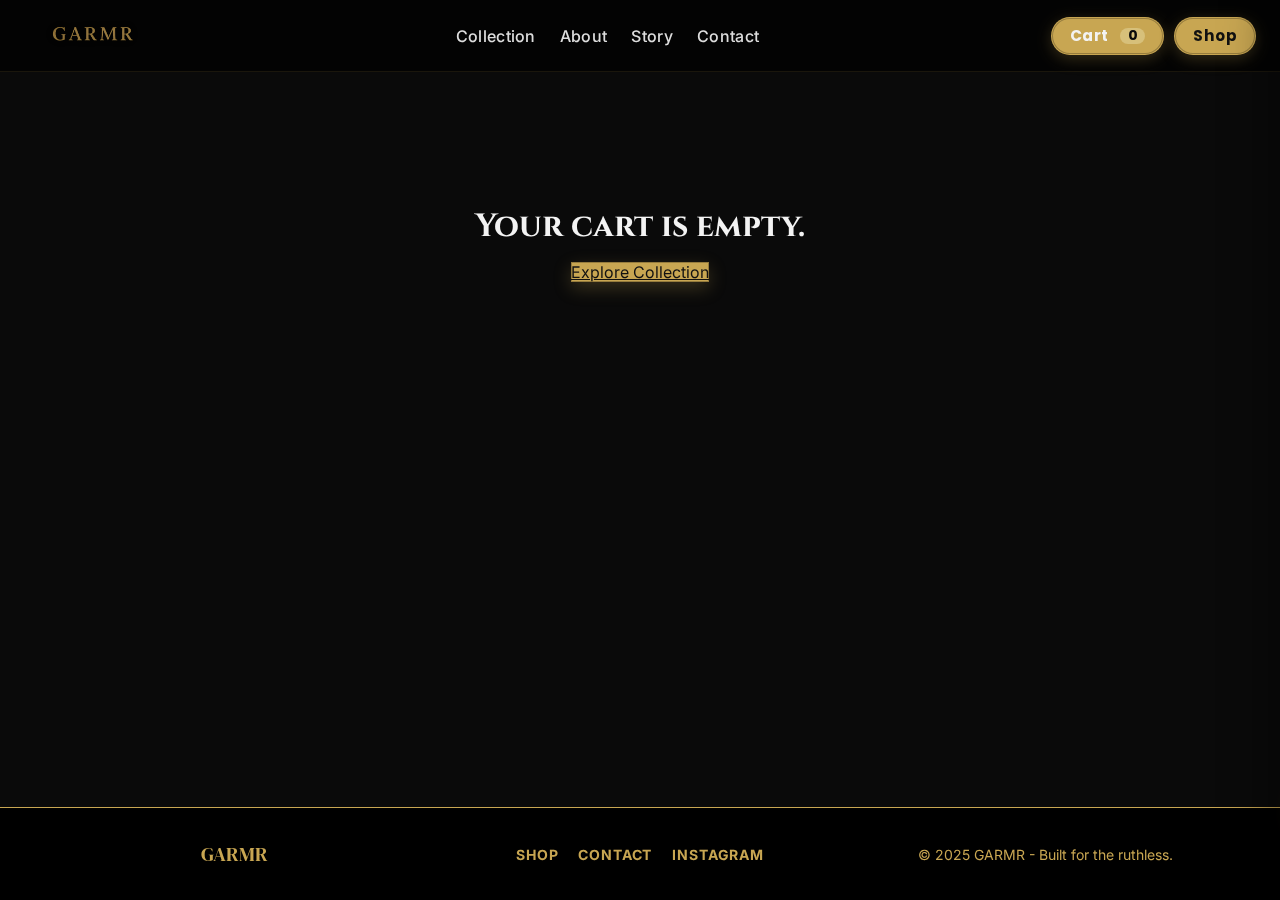
<file: cart.html>
<!DOCTYPE html>
<html lang="en">
<head>
  <meta charset="UTF-8">
  <meta name="viewport" content="width=device-width, initial-scale=1.0">
  <title>Your Cart – GARMR</title>
  <meta name="description" content="Review the GARMR items in your cart and prepare for checkout.">
  <meta property="og:title" content="GARMR Cart">
  <meta property="og:description" content="Limited-run GARMR gloves. Secure your set before the batch closes.">
  <link rel="preconnect" href="https://fonts.googleapis.com">
  <link rel="preconnect" href="https://fonts.gstatic.com" crossorigin>
  <link href="https://fonts.googleapis.com/css2?family=Cinzel:wght@600;700;800&display=swap" rel="stylesheet">
  <link href="https://fonts.googleapis.com/css2?family=DM+Serif+Display&family=Playfair+Display:wght@700&family=Poppins:wght@300;400;700&family=Inter:wght@400;500&display=swap" rel="stylesheet">
  <link href="https://unpkg.com/aos@2.3.1/dist/aos.css" rel="stylesheet">
  <link rel="stylesheet" href="hero.css">
  <link rel="stylesheet" href="/css/cart.css">
  <style>
    :root {
      --page-bg: #0a0a0a;
      --page-text: #f3f3f3;
    }
    body {
      margin: 0;
      background: var(--page-bg);
      color: var(--page-text);
      font-family: 'Inter', ui-sans-serif, system-ui, -apple-system, BlinkMacSystemFont, 'Segoe UI', sans-serif;
      min-height: 100vh;
      display: flex;
      flex-direction: column;
    }
    main {
      flex: 1;
    }
  </style>
</head>
<body class="cart-page">
  <header class="site-header">
    <a class="brand" href="/"><img src="/images/Brand%20Name.png" alt="GARMR wordmark"></a>
    <nav class="nav site-nav">
      <a href="collection.html">Collection</a>
      <a href="about.html">About</a>
      <a href="story.html">Story</a>
      <a href="/index.html#contact">Contact</a>
    </nav>
    <div class="header-cta">
      <a href="#cart" class="btn cart-link" id="open-cart" aria-current="page">
        Cart <span id="cart-count" aria-live="polite">0</span>
      </a>
      <a class="btn btn-gold" href="/collection.html">Shop</a>
    </div>
  </header>

  <main id="cart-page" aria-live="polite"></main>

  <footer class="site-footer">
    <div class="footer-grid">
      <div class="footer-logo">GARMR</div>
      <nav class="footer-links">
        <a href="/collection.html">Shop</a>
        <a href="/index.html#contact">Contact</a>
        <a href="https://instagram.com" target="_blank" rel="noreferrer">Instagram</a>
      </nav>
      <div class="footer-copy">&copy; 2025 GARMR - Built for the ruthless.</div>
    </div>
  </footer>

  <script>
    (function() {
      const hdr = document.querySelector('header.site-header');
      function setHeaderH() {
        if (!hdr) return;
        const h = Math.ceil(hdr.getBoundingClientRect().height);
        document.documentElement.style.setProperty('--header-h', h + 'px');
      }
      setHeaderH();
      window.addEventListener('resize', setHeaderH, { passive: true });
    })();
  </script>
  <div id="cart-overlay" class="cart-overlay" aria-hidden="true"></div>
  <aside id="cart-drawer" class="cart-drawer" role="dialog" aria-modal="true" aria-labelledby="cart-drawer-title" aria-hidden="true" tabindex="-1">
    <header class="cd-header">
      <h2 id="cart-drawer-title">Your Cart</h2>
      <button class="cd-close" id="close-cart" aria-label="Close cart">&times;</button>
    </header>
    <div class="cd-body" id="mini-cart-items">
      <!-- JS renders items here -->
    </div>
    <footer class="cd-footer">
      <div class="row"><span>Subtotal</span><span id="mini-subtotal">$0.00</span></div>
      <p class="tiny">Shipping &amp; taxes calculated at checkout</p>
      <a href="/checkout.html" class="btn-gold btn-checkout" id="mini-checkout">Checkout</a>
      <button class="btn-outline btn-clear" id="mini-clear">Clear Cart</button>
    </footer>
  </aside>

  <script src="/js/cart.js" defer></script>
</body>
</html>
</file>
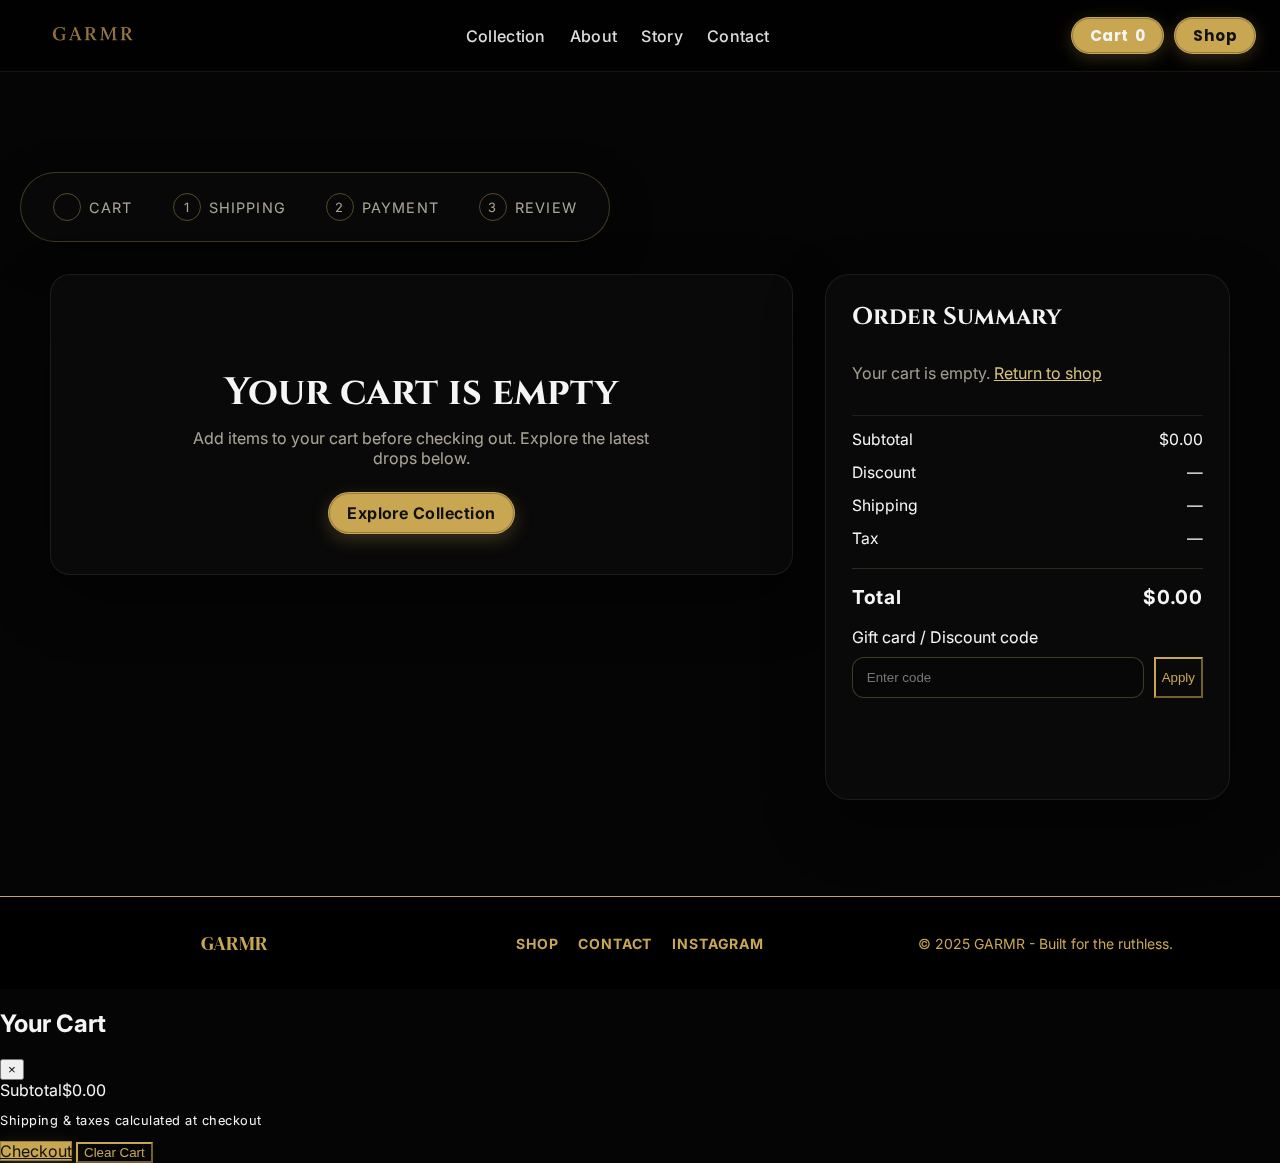
<file: checkout.html>
<!DOCTYPE html>
<html lang="en">
<head>
  <meta charset="UTF-8">
  <meta name="viewport" content="width=device-width, initial-scale=1.0">
  <title>Checkout – GARMR</title>
  <meta name="description" content="Complete your GARMR order with our secure three-step checkout experience.">
  <meta property="og:title" content="GARMR Checkout">
  <meta property="og:description" content="Complete your GARMR order in a streamlined three-step checkout.">
  <link rel="preconnect" href="https://fonts.googleapis.com">
  <link rel="preconnect" href="https://fonts.gstatic.com" crossorigin>
  <link href="https://fonts.googleapis.com/css2?family=Cinzel:wght@600;700;800&display=swap" rel="stylesheet">
  <link href="https://fonts.googleapis.com/css2?family=DM+Serif+Display&family=Playfair+Display:wght@700&family=Poppins:wght@300;400;700&family=Inter:wght@400;500&display=swap" rel="stylesheet">
  <link href="https://unpkg.com/aos@2.3.1/dist/aos.css" rel="stylesheet">
  <link rel="stylesheet" href="hero.css">
  <link rel="stylesheet" href="/css/checkout.css">
  <script src="/js/cart.js" defer></script>
  <script src="/js/checkout.js" defer></script>
</head>
<body class="checkout-page">
  <header class="site-header">
    <a class="brand" href="/"><img src="/images/Brand%20Name.png" alt="GARMR wordmark"></a>
    <nav class="nav site-nav">
      <a href="/collection.html">Collection</a>
      <a href="/about.html">About</a>
      <a href="/story.html">Story</a>
      <a href="/index.html#contact">Contact</a>
    </nav>
    <div class="header-cta">
      <a href="#cart" class="btn cart-link" id="open-cart">Cart <span id="cart-count" aria-live="polite">0</span></a>
      <a class="btn btn-gold" href="/collection.html">Shop</a>
    </div>
  </header>

  <main id="checkout" class="co-wrap" aria-live="polite">
    <nav class="co-steps" aria-label="Checkout steps">
      <a href="/cart.html" class="step">Cart</a>
      <span class="step current" data-step="1">Shipping</span>
      <span class="step" data-step="2">Payment</span>
      <span class="step" data-step="3">Review</span>
    </nav>

    <div class="co-grid">
      <section class="co-left">
        <form id="step-shipping" data-step="1" novalidate>
          <h1>Shipping</h1>
          <p class="muted intro">Enter your delivery details to continue.</p>
          <div class="field-row">
            <div class="field">
              <label for="email">Email</label>
              <input id="email" type="email" autocomplete="email" required>
              <p class="err" data-for="email"></p>
            </div>
            <div class="field">
              <label for="phone">Phone (optional)</label>
              <input id="phone" type="tel" autocomplete="tel">
            </div>
          </div>

          <div class="field-row">
            <div class="field">
              <label for="first">First Name</label>
              <input id="first" required autocomplete="given-name">
              <p class="err" data-for="first"></p>
            </div>
            <div class="field">
              <label for="last">Last Name</label>
              <input id="last" required autocomplete="family-name">
              <p class="err" data-for="last"></p>
            </div>
          </div>

          <div class="field">
            <label for="address">Address</label>
            <input id="address" required autocomplete="address-line1">
            <p class="err" data-for="address"></p>
          </div>
          <div class="field">
            <label for="address2">Apt, suite, etc. (optional)</label>
            <input id="address2" autocomplete="address-line2">
          </div>

          <div class="field-row thirds">
            <div class="field">
              <label for="city">City</label>
              <input id="city" required autocomplete="address-level2">
              <p class="err" data-for="city"></p>
            </div>
            <div class="field">
              <label for="state">State / Region</label>
              <input id="state" required autocomplete="address-level1">
              <p class="err" data-for="state"></p>
            </div>
            <div class="field">
              <label for="zip">ZIP / Postcode</label>
              <input id="zip" required autocomplete="postal-code">
              <p class="err" data-for="zip"></p>
            </div>
          </div>

          <div class="field-row halves">
            <div class="field">
              <label for="country">Country</label>
              <select id="country" required>
                <option value="AU" selected>Australia</option>
                <option value="US">United States</option>
                <option value="GB">United Kingdom</option>
                <option value="EU">European Union</option>
              </select>
              <p class="err" data-for="country"></p>
            </div>
            <div class="field">
              <label for="ship-method">Shipping Method</label>
              <select id="ship-method" required>
                <option value="std">Standard — $19.00 (Free over $300)</option>
                <option value="exp">Express — $39.00</option>
              </select>
              <p class="err" data-for="ship-method"></p>
            </div>
          </div>

          <div class="actions">
            <button type="button" class="btn-gold" id="to-payment">Continue to Payment</button>
            <a href="/cart.html" class="btn-outline">Back to cart</a>
          </div>
        </form>

        <form id="step-payment" data-step="2" hidden novalidate>
          <h1>Payment</h1>
          <p class="muted">Secure payment placeholder. (Integrate Stripe or your gateway here.)</p>

          <div class="field">
            <label for="cardname">Name on card</label>
            <input id="cardname" autocomplete="cc-name" required>
            <p class="err" data-for="cardname"></p>
          </div>
          <div class="field-row thirds">
            <div class="field">
              <label for="cardnum">Card number</label>
              <input id="cardnum" inputmode="numeric" autocomplete="cc-number" placeholder="•••• •••• •••• ••••" required>
              <p class="err" data-for="cardnum"></p>
            </div>
            <div class="field">
              <label for="cardexp">Expiry</label>
              <input id="cardexp" inputmode="numeric" autocomplete="cc-exp" placeholder="MM/YY" required>
              <p class="err" data-for="cardexp"></p>
            </div>
            <div class="field">
              <label for="cardcvc">CVC</label>
              <input id="cardcvc" inputmode="numeric" autocomplete="cc-csc" placeholder="•••" required>
              <p class="err" data-for="cardcvc"></p>
            </div>
          </div>

          <div class="actions">
            <button type="button" class="btn-gold" id="to-review">Review Order</button>
            <button type="button" class="btn-outline" id="back-to-shipping">Back</button>
          </div>
        </form>

        <section id="step-review" data-step="3" hidden>
          <h1>Review &amp; Place Order</h1>
          <div class="review-block">
            <h3>Shipping</h3>
            <div id="review-ship" class="muted"></div>
          </div>
          <div class="review-block">
            <h3>Items</h3>
            <div id="review-items"></div>
          </div>
          <div class="actions">
            <button class="btn-gold" id="place-order">Place Order</button>
            <button class="btn-outline" id="back-to-payment">Back</button>
          </div>
          <p class="tiny muted">By placing your order, you agree to the Terms &amp; Returns policy.</p>
        </section>
      </section>

      <aside class="co-right" aria-label="Order summary">
        <div class="summary">
          <h2>Order Summary</h2>
          <div id="sum-items" class="items"></div>
          <div class="row"><span>Subtotal</span><span id="sum-sub">$0.00</span></div>
          <div class="row"><span>Discount</span><span id="sum-discount">—</span></div>
          <div class="row"><span>Shipping</span><span id="sum-ship">$0.00</span></div>
          <div class="row"><span>Tax</span><span id="sum-tax">—</span></div>
          <div class="divider"></div>
          <div class="row total"><span>Total</span><span id="sum-total">$0.00</span></div>

          <div class="code">
            <label for="promo">Gift card / Discount code</label>
            <div class="code-row">
              <input id="promo" placeholder="Enter code" autocomplete="off">
              <button id="apply-code" class="btn-outline" type="button">Apply</button>
            </div>
            <p class="tiny" id="promo-msg"></p>
          </div>

          <p id="ship-note" class="tiny muted"></p>
        </div>
      </aside>
    </div>
  </main>

  <footer class="site-footer">
    <div class="footer-grid">
      <div class="footer-logo">GARMR</div>
      <nav class="footer-links">
        <a href="/collection.html">Shop</a>
        <a href="/index.html#contact">Contact</a>
        <a href="https://instagram.com" target="_blank" rel="noreferrer">Instagram</a>
      </nav>
      <div class="footer-copy">&copy; 2025 GARMR - Built for the ruthless.</div>
    </div>
  </footer>

  <script>
    (function() {
      const hdr = document.querySelector('header.site-header');
      function setHeaderH() {
        if (!hdr) return;
        const h = Math.ceil(hdr.getBoundingClientRect().height);
        document.documentElement.style.setProperty('--header-h', h + 'px');
      }
      setHeaderH();
      window.addEventListener('resize', setHeaderH, { passive: true });
    })();
  </script>

  <div id="cart-overlay" class="cart-overlay" aria-hidden="true"></div>
  <aside id="cart-drawer" class="cart-drawer" role="dialog" aria-modal="true" aria-labelledby="cart-drawer-title" aria-hidden="true" tabindex="-1">
    <header class="cd-header">
      <h2 id="cart-drawer-title">Your Cart</h2>
      <button class="cd-close" id="close-cart" aria-label="Close cart">&times;</button>
    </header>
    <div class="cd-body" id="mini-cart-items"></div>
    <footer class="cd-footer">
      <div class="row"><span>Subtotal</span><span id="mini-subtotal">$0.00</span></div>
      <p class="tiny">Shipping &amp; taxes calculated at checkout</p>
      <a href="/cart.html" class="btn-gold btn-checkout" id="mini-checkout">Checkout</a>
      <button class="btn-outline btn-clear" id="mini-clear">Clear Cart</button>
    </footer>
  </aside>
</body>
</html>
</file>
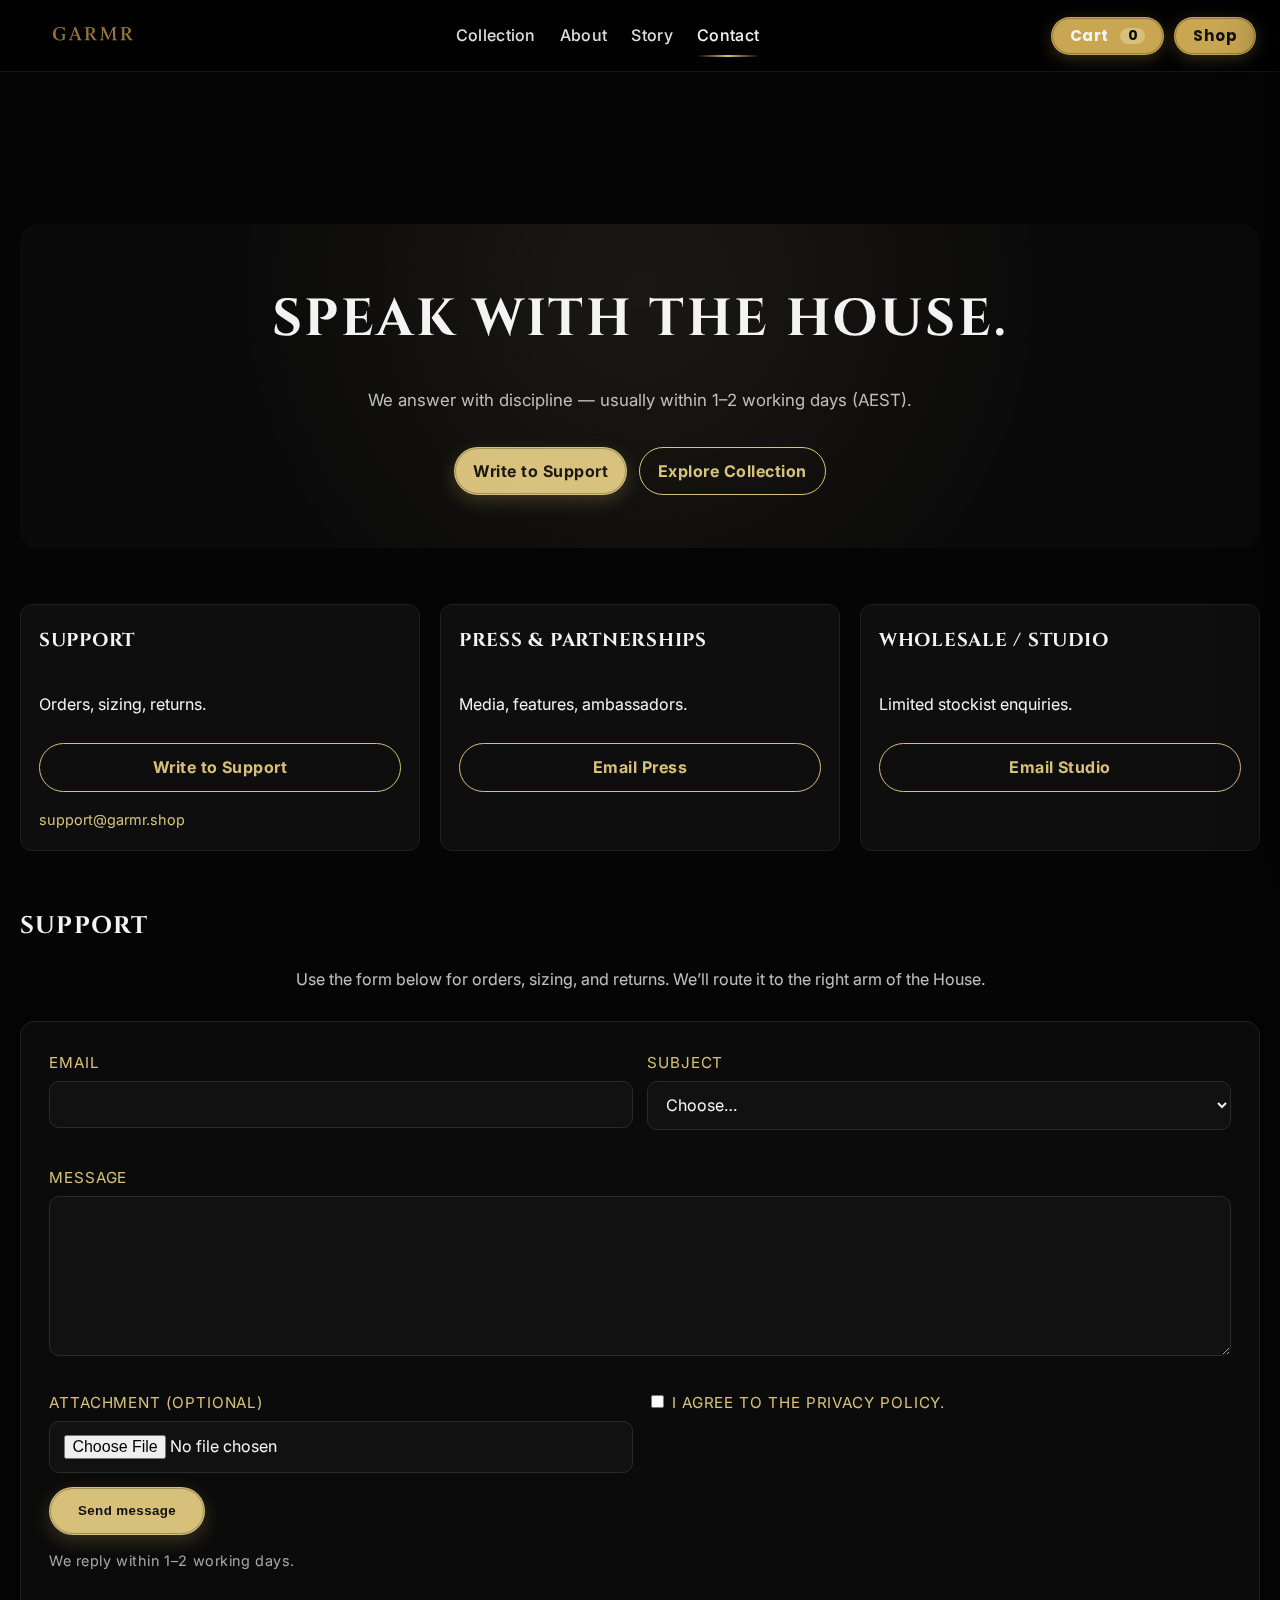
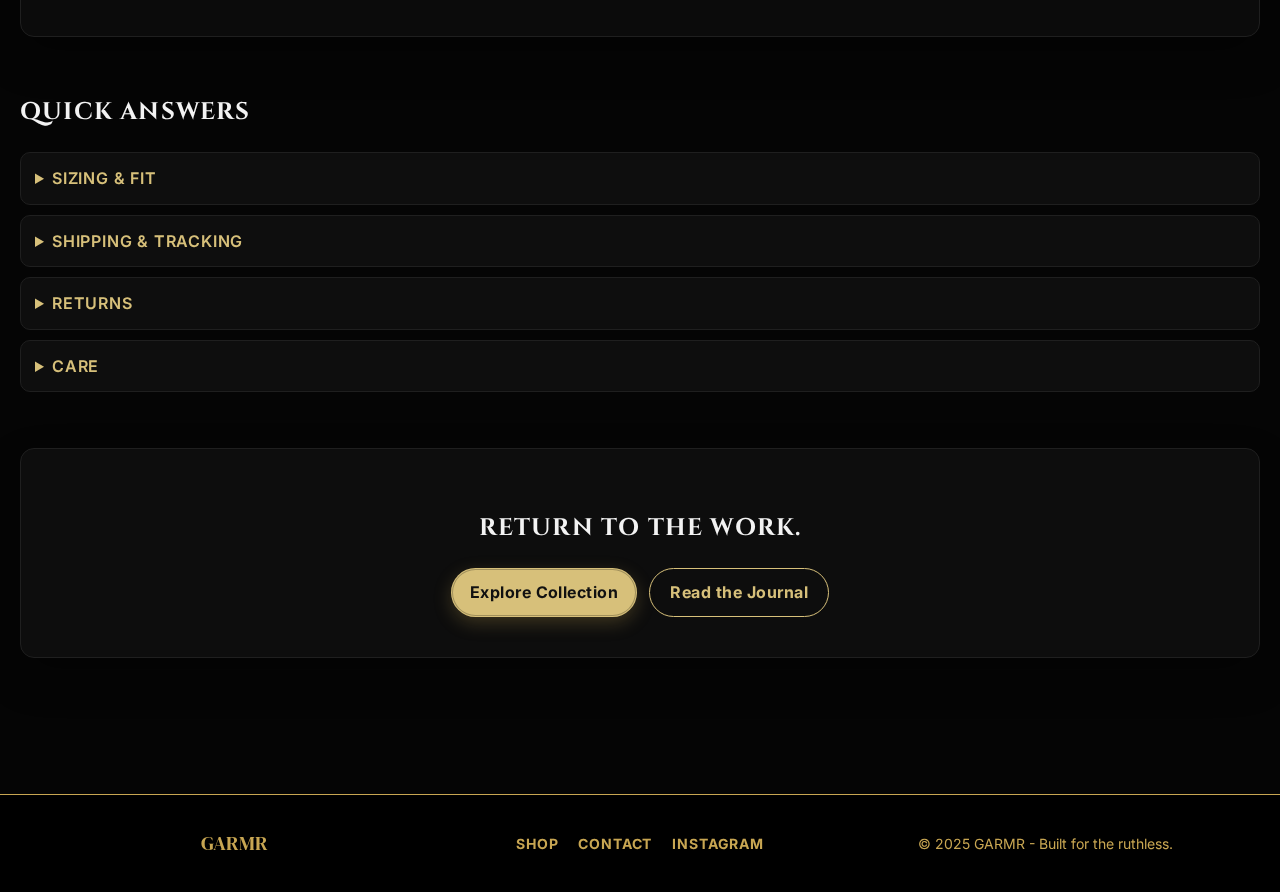
<file: contact.html>
<!DOCTYPE html>
<html lang="en">
<head>
  <meta charset="UTF-8">
  <meta name="viewport" content="width=device-width, initial-scale=1.0">
  <title>Contact – GARMR</title>
  <meta name="description" content="Reach GARMR support, press, or studio. Speak with the House and expect a disciplined reply.">
  <meta property="og:title" content="Contact – GARMR">
  <meta property="og:description" content="Reach GARMR support, press, or studio. Speak with the House and expect a disciplined reply.">
  <link rel="preconnect" href="https://fonts.googleapis.com">
  <link rel="preconnect" href="https://fonts.gstatic.com" crossorigin>
  <link href="https://fonts.googleapis.com/css2?family=Cinzel:wght@600;700;800&display=swap" rel="stylesheet">
  <link href="https://fonts.googleapis.com/css2?family=DM+Serif+Display&family=Playfair+Display:wght@700&family=Poppins:wght@300;400;700&family=Inter:wght@400;500&display=swap" rel="stylesheet">
  <link href="https://unpkg.com/aos@2.3.1/dist/aos.css" rel="stylesheet">
  <link rel="stylesheet" href="hero.css">
  <link rel="stylesheet" href="/css/cart.css">
  <link rel="stylesheet" href="/css/contact.css">
  <script src="/js/contact.js" defer></script>
  <style>
    :root {
      --gold: #d7c07a;
      --page-bg: #050505;
      --page-text: #f3f3f3;
    }
    * {
      box-sizing: border-box;
    }
    body.contact-page {
      margin: 0;
      background: var(--page-bg);
      color: var(--page-text);
      font-family: 'Inter', ui-sans-serif, system-ui, -apple-system, BlinkMacSystemFont, 'Segoe UI', sans-serif;
      line-height: 1.65;
    }
    h1, h2, h3, h4 {
      font-family: 'Cinzel', serif;
      letter-spacing: 0.05em;
    }
    a {
      color: inherit;
    }
    main#contact {
      display: block;
    }
    .contact-lede {
      max-width: 720px;
      margin: 0 auto 28px;
      text-align: center;
      color: rgba(243, 243, 243, 0.78);
    }
  </style>
</head>
<body class="contact-page">
  <header class="site-header">
    <a class="brand" href="/"><img src="/images/Brand%20Name.png" alt="GARMR wordmark"></a>
    <nav class="nav site-nav">
      <a href="/collection.html">Collection</a>
      <a href="/about.html">About</a>
      <a href="/story.html">Story</a>
      <a href="/contact.html" aria-current="page">Contact</a>
    </nav>
    <div class="header-cta">
      <a href="#cart" class="btn cart-link" id="open-cart">
        Cart <span id="cart-count" aria-live="polite">0</span>
      </a>
      <a class="btn btn-gold" href="/collection.html">Shop</a>
    </div>
  </header>

  <main id="contact" class="p-wrap">
    <section class="contact-hero">
      <div class="hero-inner">
        <h1>Speak with the House.</h1>
        <p class="sub">We answer with discipline — usually within 1–2 working days (AEST).</p>
        <div class="hero-ctas">
          <a href="#support-form" class="btn btn-gold">Write to Support</a>
          <a href="/collection.html" class="btn btn-outline">Explore Collection</a>
        </div>
      </div>
    </section>

    <section class="contact-cards">
      <article class="ccard">
        <h3>Support</h3>
        <p>Orders, sizing, returns.</p>
        <a href="#support-form" class="btn btn-outline">Write to Support</a>
        <a href="mailto:support@garmr.shop?subject=Support%20Request%20-%20GARMR" class="tiny link">support@garmr.shop</a>
      </article>
      <article class="ccard">
        <h3>Press &amp; Partnerships</h3>
        <p>Media, features, ambassadors.</p>
        <a href="mailto:press@garmr.shop?subject=Press%20Enquiry%20-%20GARMR" class="btn btn-outline">Email Press</a>
      </article>
      <article class="ccard">
        <h3>Wholesale / Studio</h3>
        <p>Limited stockist enquiries.</p>
        <a href="mailto:studio@garmr.shop?subject=Wholesale%20Enquiry%20-%20GARMR" class="btn btn-outline">Email Studio</a>
      </article>
    </section>

    <section id="support-form" class="contact-form">
      <h2>Support</h2>
      <p class="contact-lede">Use the form below for orders, sizing, and returns. We’ll route it to the right arm of the House.</p>
      <form id="contact-form" novalidate>
        <div class="row halves">
          <div class="field">
            <label for="email">Email</label>
            <input id="email" type="email" required autocomplete="email">
            <p class="err" data-for="email"></p>
          </div>
          <div class="field">
            <label for="subject">Subject</label>
            <select id="subject" required>
              <option value="">Choose…</option>
              <option>Order issue</option>
              <option>Sizing</option>
              <option>Returns &amp; warranty</option>
              <option>Payment</option>
              <option>Other</option>
            </select>
            <p class="err" data-for="subject"></p>
          </div>
        </div>

        <div class="field conditional" data-show-if="Order issue" hidden>
          <label for="order">Order number (optional)</label>
          <input id="order" placeholder="#GARMR-1234">
        </div>

        <div class="field">
          <label for="message">Message</label>
          <textarea id="message" rows="6" required></textarea>
          <p class="err" data-for="message"></p>
        </div>

        <div class="row halves">
          <div class="field">
            <label for="file">Attachment (optional)</label>
            <input id="file" type="file" accept="image/*,.pdf">
          </div>
          <div class="field agree">
            <label><input type="checkbox" id="consent" required> I agree to the privacy policy.</label>
            <p class="err" data-for="consent"></p>
          </div>
        </div>

        <button class="btn btn-gold" type="submit">Send message</button>
        <p class="tiny muted">We reply within 1–2 working days.</p>
        <div id="form-state" aria-live="polite"></div>
      </form>
    </section>

    <section class="contact-faq">
      <h2>Quick answers</h2>
      <details><summary>Sizing &amp; fit</summary><p>Use our size guide; if between sizes, choose the larger. Contact Support for advice.</p></details>
      <details><summary>Shipping &amp; tracking</summary><p>Standard within Australia 2–6 business days. Tracking sent on dispatch.</p></details>
      <details><summary>Returns</summary><p>Eligible within 14 days if unused and in original condition. Limited-run rules apply.</p></details>
      <details><summary>Care</summary><p>Air-dry after sessions. Avoid excess moisture and heat. Use leather balm sparingly.</p></details>
    </section>

    <section class="contact-cta">
      <h2>Return to the work.</h2>
      <div class="row">
        <a class="btn btn-gold" href="/collection.html">Explore Collection</a>
        <a class="btn btn-outline" href="/journal.html">Read the Journal</a>
      </div>
    </section>
  </main>

  <footer class="site-footer">
    <div class="footer-grid">
      <div class="footer-logo">GARMR</div>
      <nav class="footer-links">
        <a href="/collection.html">Shop</a>
        <a href="/contact.html">Contact</a>
        <a href="https://instagram.com" target="_blank" rel="noreferrer">Instagram</a>
      </nav>
      <div class="footer-copy">&copy; 2025 GARMR - Built for the ruthless.</div>
    </div>
  </footer>

  <script>
    document.addEventListener('DOMContentLoaded', () => {
      const header = document.querySelector('header.site-header');
      const setHeaderHeight = () => {
        if (!header) return;
        const h = Math.ceil(header.getBoundingClientRect().height);
        document.documentElement.style.setProperty('--header-h', h + 'px');
      };
      setHeaderHeight();
      window.addEventListener('resize', setHeaderHeight, { passive: true });
    });
  </script>
  <div id="cart-overlay" class="cart-overlay" aria-hidden="true"></div>
  <aside id="cart-drawer" class="cart-drawer" role="dialog" aria-modal="true" aria-labelledby="cart-drawer-title" aria-hidden="true" tabindex="-1">
    <header class="cd-header">
      <h2 id="cart-drawer-title">Your Cart</h2>
      <button class="cd-close" id="close-cart" aria-label="Close cart">&times;</button>
    </header>
    <div class="cd-body" id="mini-cart-items">
      <!-- JS renders items here -->
    </div>
    <footer class="cd-footer">
      <div class="row"><span>Subtotal</span><span id="mini-subtotal">$0.00</span></div>
      <p class="tiny">Shipping &amp; taxes calculated at checkout</p>
      <a href="/cart.html" class="btn-gold btn-checkout" id="mini-checkout">Checkout</a>
      <button class="btn-outline btn-clear" id="mini-clear">Clear Cart</button>
    </footer>
  </aside>

  <script src="/js/cart.js" defer></script>
</body>
</html>
</file>
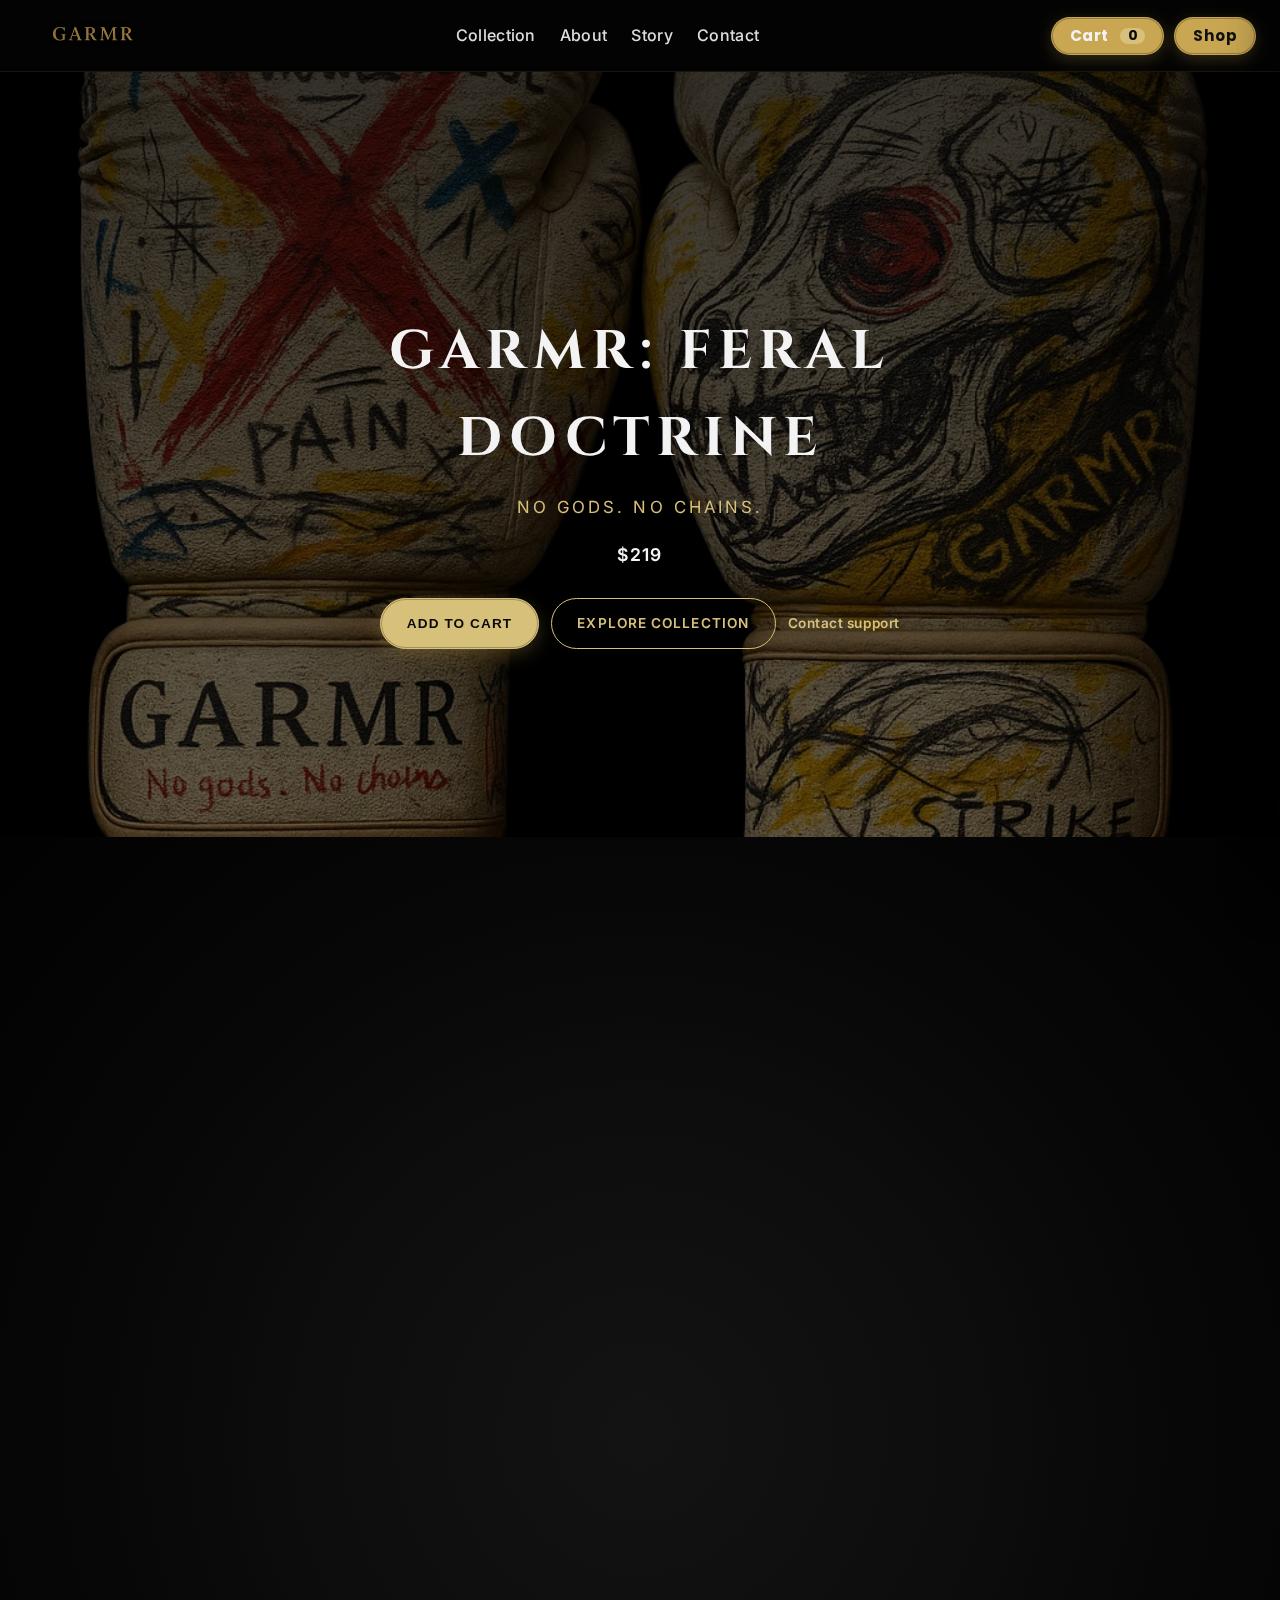
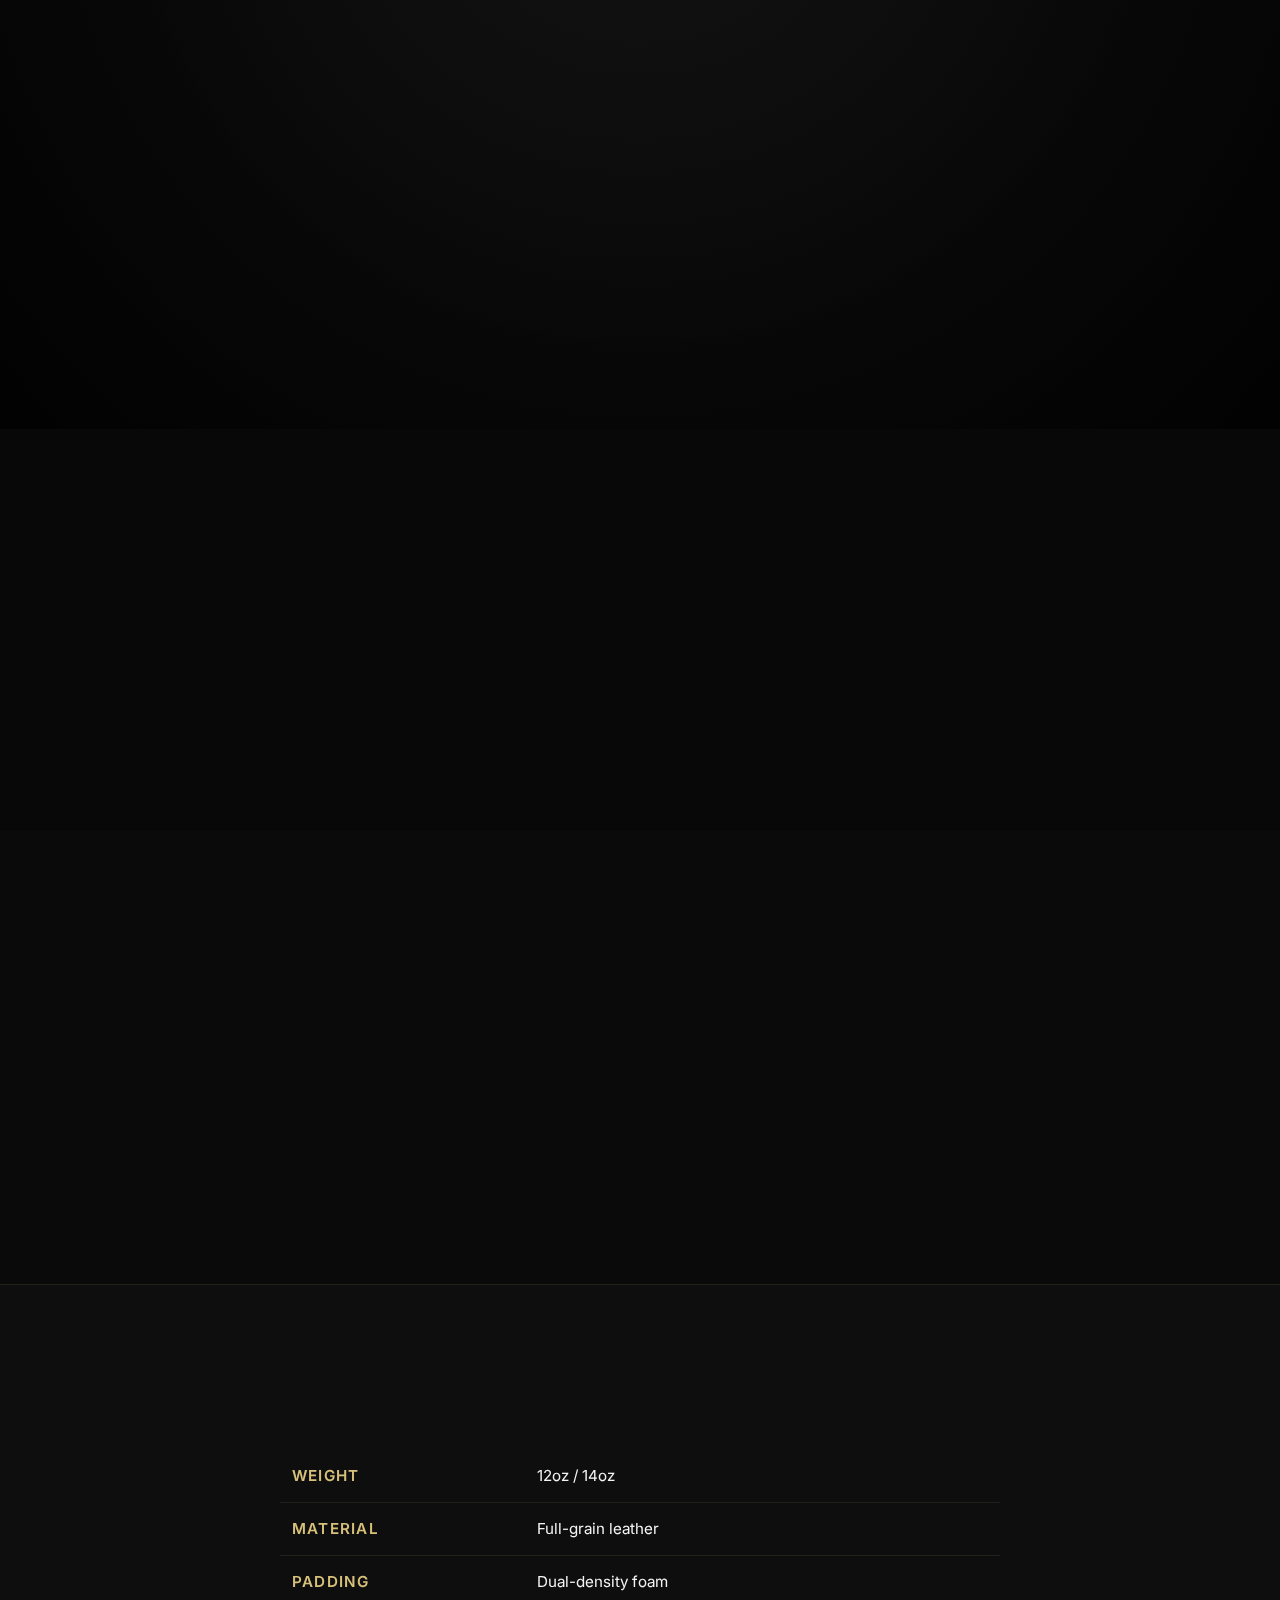
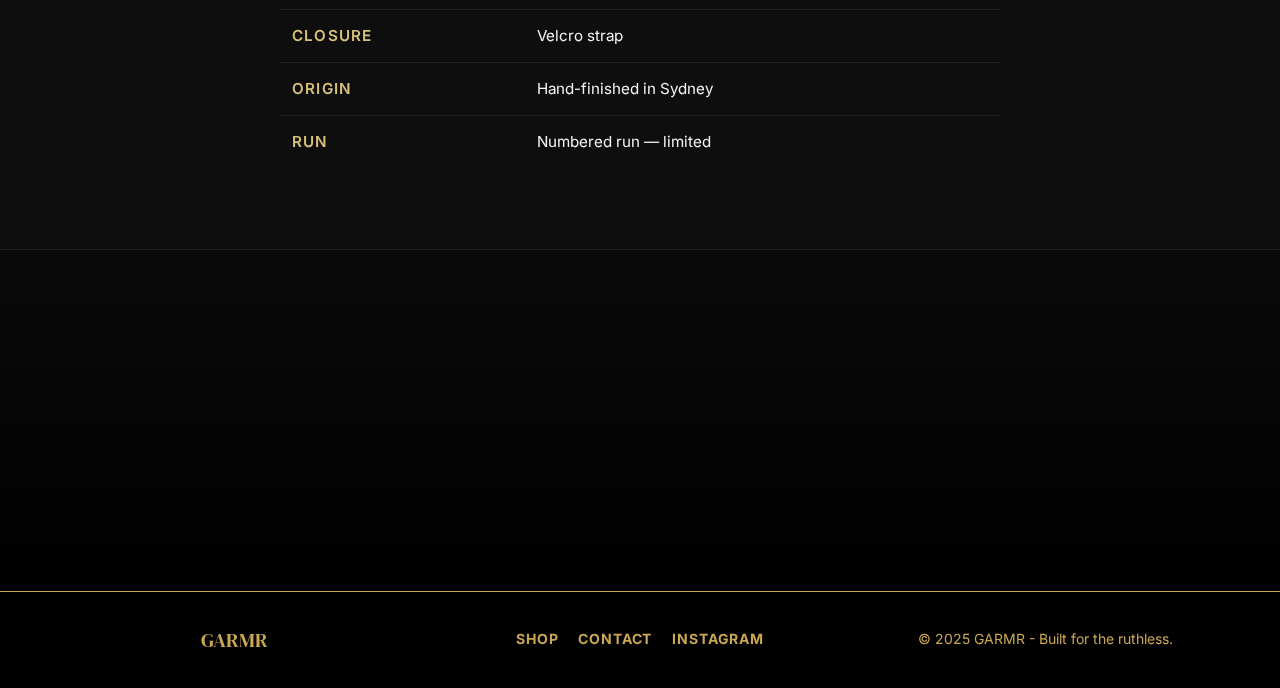
<file: feral-doctrine.html>
<!DOCTYPE html>
<html lang="en">
<head>
  <meta charset="UTF-8">
  <meta name="viewport" content="width=device-width, initial-scale=1.0">
  <title>GARMR: Feral Doctrine — Limited Boxing Gloves</title>
  <meta name="description" content="GARMR: Feral Doctrine. No gods. No chains. Limited-run combat art.">
  <meta property="og:title" content="GARMR: Feral Doctrine — Limited Boxing Gloves">
  <meta property="og:description" content="GARMR: Feral Doctrine. No gods. No chains. Limited-run combat art.">
  <link rel="preconnect" href="https://fonts.googleapis.com">
  <link rel="preconnect" href="https://fonts.gstatic.com" crossorigin>
  <link href="https://fonts.googleapis.com/css2?family=Cinzel:wght@600;700;800&display=swap" rel="stylesheet">
  <link href="https://fonts.googleapis.com/css2?family=DM+Serif+Display&family=Playfair+Display:wght@700&family=Poppins:wght@300;400;700&family=Inter:wght@400;500&display=swap" rel="stylesheet">
  <link href="https://unpkg.com/aos@2.3.1/dist/aos.css" rel="stylesheet">
  <link rel="stylesheet" href="hero.css">
  <link rel="stylesheet" href="/css/cart.css">
  <style>
    :root {
      --header-h: 72px;
      --gold: #d7c07a;
      --bg: #0a0a0a;
    }

    html {
      scroll-padding-top: var(--header-h);
    }

    body {
      margin: 0;
      background: var(--bg);
      color: #f3f3f3;
      font-family: 'Inter', system-ui, -apple-system, BlinkMacSystemFont, "Segoe UI", sans-serif;
      line-height: 1.6;
      -webkit-font-smoothing: antialiased;
    }

    h1, h2, h3, h4 {
      font-family: 'Cinzel', serif;
      letter-spacing: 0.05em;
      margin: 0 0 0.75rem;
    }

    p {
      margin: 0 0 1rem;
      color: #f3f3f3;
    }

    a {
      color: var(--gold);
    }

    a:hover {
      color: #e6d6a3;
    }

    main {
      background: var(--bg);
    }

    .p-wrap {
      max-width: 1180px;
      margin: 0 auto;
      padding: 0 20px;
    }

    #product-hero {
      position: relative;
      min-height: 85vh;
      display: flex;
      align-items: center;
      justify-content: center;
      text-align: center;
      background-color: #000;
      overflow: hidden;
      padding: calc(var(--header-h) + 24px) 0 48px;
    }

    #product-hero .hero-media {
      position: absolute;
      inset: 0;
      width: 100%;
      height: 100%;
      object-fit: cover;
      opacity: 0.55;
    }

    #product-hero .overlay {
      position: absolute;
      inset: 0;
      background: linear-gradient(to bottom, rgba(0, 0, 0, 0.6), rgba(0, 0, 0, 0.2));
      pointer-events: none;
      z-index: 1;
    }

    #product-hero .meta {
      position: relative;
      z-index: 2;
      color: #f3f3f3;
      max-width: 640px;
      padding: 0 20px;
    }

    #product-hero h1 {
      font-size: clamp(2.6rem, 5vw, 3.4rem);
      letter-spacing: 0.12em;
      text-transform: uppercase;
      margin-bottom: 0.75rem;
    }

    #product-hero .sub {
      color: var(--gold);
      letter-spacing: 0.18em;
      text-transform: uppercase;
      font-size: 1.05rem;
      margin-bottom: 1.25rem;
    }

    #product-hero .price {
      font-size: 1.1rem;
      color: #f3f3f3;
      margin-bottom: 1.8rem;
    }

    #product-hero .btn-row {
      justify-content: center;
    }

    .sub {
      color: var(--gold);
      letter-spacing: 0.18em;
      text-transform: uppercase;
      font-size: 0.95rem;
      margin-bottom: 1.2rem;
    }

    .price {
      color: var(--gold);
      font-weight: 600;
      margin: 0.25rem 0 1.25rem;
      font-size: 1.05rem;
      letter-spacing: 0.08em;
    }

    .btn-row {
      display: flex;
      gap: 12px;
      flex-wrap: wrap;
      justify-content: center;
    }

    .btn-row a,
    .btn-row button {
      display: inline-flex;
      align-items: center;
      justify-content: center;
      padding: 0.85rem 1.6rem;
      border-radius: 999px;
      font-weight: 600;
      letter-spacing: 0.08em;
      text-decoration: none;
      text-transform: uppercase;
      font-size: 0.85rem;
      position: relative;
      overflow: hidden;
      cursor: pointer;
      border: none;
      background: transparent;
    }

    .btn-row .btn-gold {
      border: 1px solid var(--gold);
      color: #0a0a0a;
      background: var(--gold);
    }

    .btn-row .btn-outline {
      border: 1px solid var(--gold);
      color: var(--gold);
      background: transparent;
    }

    .btn-row .btn-link {
      padding: 0;
      border: none;
      background: transparent;
      color: #d7c07a;
      text-transform: none;
      font-size: 0.85rem;
      letter-spacing: 0.04em;
      font-weight: 600;
    }

    .btn-row a::after,
    .btn-row button::after {
      content: "";
      position: absolute;
      left: 18%;
      right: 18%;
      bottom: 0.35rem;
      height: 2px;
      background: transparent;
      transition: background 0.3s ease;
    }

    .btn-row a:hover::after,
    .btn-row button:hover::after {
      background: var(--gold);
    }

    .btn-row .btn-link::after {
      display: none;
    }

    .btn-row .btn-link:hover {
      text-decoration: underline;
    }

    #product-origin {
      position: relative;
      padding: 80px 0;
      background: radial-gradient(circle at center, rgba(20, 20, 20, 0.92) 0%, rgba(10, 10, 10, 0.98) 55%, rgba(4, 4, 4, 1) 100%);
    }

    #product-origin::after {
      content: "";
      position: absolute;
      inset: 0;
      pointer-events: none;
      background: radial-gradient(circle at center, transparent 40%, rgba(0, 0, 0, 0.55) 100%);
    }

    .origin-grid {
      position: relative;
      z-index: 1;
      display: grid;
      grid-template-columns: minmax(0, 1fr) minmax(0, 0.9fr);
      gap: 40px;
      align-items: center;
    }

    .origin-text {
      max-width: 520px;
    }

    .origin-text h2 {
      text-align: left;
      font-size: clamp(1.9rem, 4vw, 2.4rem);
    }

    .origin-media {
      justify-self: center;
      position: relative;
    }

    .origin-media::before {
      content: "";
      position: absolute;
      inset: 12px;
      border-radius: 16px;
      box-shadow: inset 0 0 0 1px rgba(215, 192, 122, 0.08);
      pointer-events: none;
    }

    .origin-media .zoomable {
      width: min(60vw, 520px);
      border-radius: 16px;
      box-shadow: 0 25px 55px rgba(0, 0, 0, 0.65);
    }

    .origin-media .zoomable img {
      border-radius: inherit;
    }

    #product-craft {
      background: #080808;
      padding: 72px 0;
    }

    #product-craft .p-wrap {
      max-width: 900px;
      text-align: center;
    }

    #product-craft h2 {
      color: var(--gold);
      letter-spacing: 0.16em;
      text-transform: uppercase;
      font-size: clamp(1.8rem, 4vw, 2.3rem);
    }

    .feature-grid {
      display: grid;
      grid-template-columns: repeat(3, minmax(0, 1fr));
      gap: 22px;
      margin-top: 32px;
      text-align: left;
    }

    .feature {
      background: rgba(255, 255, 255, 0.02);
      border: 1px solid rgba(215, 192, 122, 0.2);
      border-radius: 12px;
      padding: 24px 22px;
      transition: border 0.3s ease, box-shadow 0.3s ease, transform 0.3s ease;
    }

    .feature h3 {
      font-size: 1.1rem;
      margin-bottom: 0.6rem;
    }

    .feature p {
      margin: 0;
      color: rgba(243, 243, 243, 0.78);
    }

    .feature:hover {
      border-color: rgba(215, 192, 122, 0.5);
      box-shadow: 0 0 20px rgba(215, 192, 122, 0.1);
      transform: translateY(-6px);
    }

    #product-gallery {
      padding: 80px 0;
      background: #0a0a0a;
    }

    #product-gallery .p-wrap {
      max-width: 90%;
      text-align: center;
    }

    #product-gallery h2 {
      font-size: clamp(1.9rem, 4vw, 2.4rem);
      text-transform: uppercase;
    }

    .gal {
      display: grid;
      grid-template-columns: repeat(3, minmax(0, 1fr));
      gap: 18px;
      margin-top: 30px;
    }

    .gal img {
      aspect-ratio: 16/9;
      width: 100%;
      height: auto;
      object-fit: cover;
      border-radius: 14px;
      box-shadow: 0 20px 45px rgba(0, 0, 0, 0.55);
      border: 1px solid rgba(215, 192, 122, 0.08);
    }

    #product-specs {
      background-color: rgba(255, 255, 255, 0.02);
      padding: 80px 0;
      border-top: 1px solid rgba(215, 192, 122, 0.1);
      border-bottom: 1px solid rgba(215, 192, 122, 0.1);
    }

    #product-specs .p-wrap {
      max-width: 760px;
      text-align: center;
    }

    #product-specs h2 {
      font-size: clamp(1.8rem, 3.5vw, 2.2rem);
      text-transform: uppercase;
      margin-bottom: 1.8rem;
    }

    table.specs {
      width: 100%;
      border-collapse: collapse;
    }

    table.specs td {
      padding: 14px 12px;
      border-bottom: 1px solid rgba(215, 192, 122, 0.1);
      text-align: left;
      font-size: 0.95rem;
    }

    table.specs tr:last-child td {
      border-bottom: none;
    }

    table.specs td:first-child {
      font-weight: 600;
      color: var(--gold);
      width: 34%;
      letter-spacing: 0.08em;
      text-transform: uppercase;
    }

    #product-cta {
      background: linear-gradient(180deg, #0a0a0a 0%, #000000 100%);
      padding: 84px 0;
      text-align: center;
    }

    #product-cta h2 {
      font-size: clamp(2rem, 4vw, 2.2rem);
      color: var(--gold);
      margin-bottom: 1rem;
    }

    #product-cta p {
      margin: 0 0 1.5rem;
      color: rgba(243, 243, 243, 0.85);
    }

    #product-cta .btn-row a,
    #product-cta .btn-row button {
      min-width: 200px;
    }

    [data-animate] {
      opacity: 0;
      transform: translateY(20px);
      transition: opacity 0.7s ease, transform 0.7s ease;
    }

    [data-animate].visible {
      opacity: 1;
      transform: translateY(0);
    }

    @media (max-width: 1024px) {
      .origin-grid {
        grid-template-columns: minmax(0, 1fr) minmax(0, 1fr);
      }
    }

    @media (max-width: 900px) {
      .feature-grid {
        grid-template-columns: 1fr;
      }
    }

    @media (max-width: 768px) {
      #product-hero {
        padding-top: calc(var(--header-h) + 16px);
      }

      .origin-grid {
        grid-template-columns: 1fr;
        text-align: center;
      }

      .origin-text {
        justify-self: center;
      }

      .origin-media {
        order: 2;
      }

      .origin-media::before {
        inset: 8px;
      }

      .origin-media .zoomable {
        width: 100%;
        max-width: 420px;
      }

    }

    @media (max-width: 640px) {
      #product-hero h1 {
        font-size: 2.2rem;
      }

      .btn-row {
        flex-direction: column;
      }

      .btn-row a,
      .btn-row button {
        width: 100%;
      }

      .gal {
        grid-template-columns: 1fr;
      }

      #product-gallery .p-wrap {
        max-width: 100%;
      }
    }

    @media (prefers-reduced-motion: reduce) {
      [data-animate] {
        opacity: 1 !important;
        transform: none !important;
        transition: none !important;
      }

      .feature:hover {
        transform: none;
        box-shadow: none;
      }
    }
  </style>
  <script type="application/ld+json">
    {
      "@context": "https://schema.org",
      "@type": "Product",
      "name": "GARMR: Feral Doctrine",
      "image": ["/images/Feral%20Doctrine.png"],
      "brand": {"@type": "Brand", "name": "GARMR"},
      "offers": {
        "@type": "Offer",
        "priceCurrency": "USD",
        "price": "219",
        "availability": "https://schema.org/PreOrder",
        "url": "https://YOURDOMAIN/feral-doctrine.html"
      }
    }
  </script>
</head>
<body>
  <header class="site-header">
    <a class="brand" href="/"><img src="/images/Brand%20Name.png" alt="GARMR wordmark"></a>
    <nav class="nav site-nav">
      <a href="collection.html">Collection</a>
      <a href="about.html">About</a>
      <a href="story.html">Story</a>
      <a href="/contact.html">Contact</a>
    </nav>
    <div class="header-cta">
      <a href="#cart" class="btn cart-link" id="open-cart">
        Cart <span id="cart-count" aria-live="polite">0</span>
      </a>
      <a class="btn btn-gold" href="collection.html">Shop</a>
    </div>
  </header>
  <main>
    <section id="product-hero">
      <img class="hero-media" src="/images/Feral%20Doctrine.png" alt="GARMR Feral Doctrine boxing gloves — graffiti skull and creed" loading="lazy" decoding="async">
      <div class="overlay" aria-hidden="true"></div>
      <div class="meta">
        <h1 data-animate>GARMR: Feral Doctrine</h1>
        <p class="sub" data-animate>No gods. No chains.</p>
        <p class="price" data-animate>$219</p>
        <div class="btn-row" data-animate>
          <button class="btn-gold add-to-cart" type="button"
            data-id="feral-doctrine"
            data-name="GARMR: Feral Doctrine"
            data-price="219"
            data-img="/images/Feral%20Doctrine.png">
            Add to Cart
          </button>
          <a href="/collection.html" class="btn-outline">Explore Collection</a>
          <a href="/contact.html" class="btn-link">Contact support</a>
        </div>
      </div>
    </section>

    <section id="product-origin">
      <div class="p-wrap origin-grid">
        <div class="origin-text">
          <h2 data-animate>The Origin</h2>
          <p data-animate>Raw energy meets discipline. Scribbled defiance, contained by structure. Feral Doctrine is our oath to courage in the chaos.</p>
        </div>
        <div class="origin-media" data-animate>
          <div class="zoomable">
            <img src="/images/Feral%20Doctrine.png" alt="Feral Doctrine detail view" loading="lazy" decoding="async">
          </div>
        </div>
      </div>
    </section>

    <section id="product-craft">
      <div class="p-wrap">
        <h2 data-animate>The Craft</h2>
        <div class="feature-grid">
          <div class="feature" data-animate>
            <h3>Reinforced seams</h3>
            <p>Locked stitching throughout to brace the assault.</p>
          </div>
          <div class="feature" data-animate>
            <h3>High-res print process</h3>
            <p>Graffiti-grade clarity that resists fade.</p>
          </div>
          <div class="feature" data-animate>
            <h3>Moisture-resistant lining</h3>
            <p>Interior barrier keeps grip secure under heat.</p>
          </div>
        </div>
      </div>
    </section>

    <section id="product-gallery">
      <div class="p-wrap">
        <h2 data-animate>Gallery</h2>
        <div class="gal">
          <img src="/images/Feral%20Doctrine.png" alt="Feral Doctrine back panel art" loading="lazy" decoding="async" data-animate>
          <img src="/images/Feral%20Doctrine.png" alt="Feral Doctrine strap and sigil" loading="lazy" decoding="async" data-animate>
          <img src="/images/Feral%20Doctrine.png" alt="Feral Doctrine overall stance" loading="lazy" decoding="async" data-animate>
        </div>
      </div>
    </section>

    <section id="product-specs">
      <div class="p-wrap">
        <h2 data-animate>Specifications</h2>
        <table class="specs">
          <tbody>
            <tr>
              <td>Weight</td>
              <td>12oz / 14oz</td>
            </tr>
            <tr>
              <td>Material</td>
              <td>Full-grain leather</td>
            </tr>
            <tr>
              <td>Padding</td>
              <td>Dual-density foam</td>
            </tr>
            <tr>
              <td>Closure</td>
              <td>Velcro strap</td>
            </tr>
            <tr>
              <td>Origin</td>
              <td>Hand-finished in Sydney</td>
            </tr>
            <tr>
              <td>Run</td>
              <td>Numbered run — limited</td>
            </tr>
          </tbody>
        </table>
      </div>
    </section>

    <section id="product-cta">
      <div class="p-wrap">
        <h2 data-animate>Take the Oath.</h2>
        <p data-animate>Unleash chaos — claim yours before it sells out.</p>
        <div class="btn-row" data-animate>
          <button class="btn-gold add-to-cart" type="button"
            data-id="feral-doctrine"
            data-name="GARMR: Feral Doctrine"
            data-price="219"
            data-img="/images/Feral%20Doctrine.png">
            Add to Cart
          </button>
          <a href="/collection.html" class="btn-outline">Explore Collection</a>
          <a href="/contact.html" class="btn-link">Contact support</a>
        </div>
      </div>
    </section>
  </main>
  <footer class="site-footer">
    <div class="footer-grid">
      <div class="footer-logo">GARMR</div>
      <nav class="footer-links">
        <a href="/collection.html">Shop</a>
        <a href="/contact.html">Contact</a>
        <a href="https://instagram.com" target="_blank" rel="noreferrer">Instagram</a>
      </nav>
      <div class="footer-copy">&copy; 2025 GARMR - Built for the ruthless.</div>
    </div>
  </footer>
  <script>
    (function() {
      const hdr = document.querySelector('header.site-header');
      const setHeaderH = () => {
        if (!hdr) return;
        const h = Math.ceil(hdr.getBoundingClientRect().height);
        document.documentElement.style.setProperty('--header-h', h + 'px');
      };

      const initAnimations = () => {
        const targets = document.querySelectorAll('[data-animate]');
        if (!targets.length) return;
        if ('IntersectionObserver' in window) {
          const obs = new IntersectionObserver((entries) => {
            entries.forEach((entry) => {
              if (entry.isIntersecting) {
                entry.target.classList.add('visible');
                obs.unobserve(entry.target);
              }
            });
          }, { threshold: 0.2 });
          targets.forEach((el) => obs.observe(el));
        } else {
          targets.forEach((el) => el.classList.add('visible'));
        }
      };

      document.addEventListener('DOMContentLoaded', () => {
        setHeaderH();
        initAnimations();
      });

      window.addEventListener('resize', setHeaderH, { passive: true });
    })();
  </script>
  <div id="cart-overlay" class="cart-overlay" aria-hidden="true"></div>
  <aside id="cart-drawer" class="cart-drawer" role="dialog" aria-modal="true" aria-labelledby="cart-drawer-title" aria-hidden="true" tabindex="-1">
    <header class="cd-header">
      <h2 id="cart-drawer-title">Your Cart</h2>
      <button class="cd-close" id="close-cart" aria-label="Close cart">&times;</button>
    </header>
    <div class="cd-body" id="mini-cart-items">
      <!-- JS renders items here -->
    </div>
    <footer class="cd-footer">
      <div class="row"><span>Subtotal</span><span id="mini-subtotal">$0.00</span></div>
      <p class="tiny">Shipping &amp; taxes calculated at checkout</p>
      <a href="/cart.html" class="btn-gold btn-checkout" id="mini-checkout">Checkout</a>
      <button class="btn-outline btn-clear" id="mini-clear">Clear Cart</button>
    </footer>
  </aside>

  <script src="/js/zoom.js" defer></script>
  <script src="/js/cart.js" defer></script>
</body>
</html>
</file>
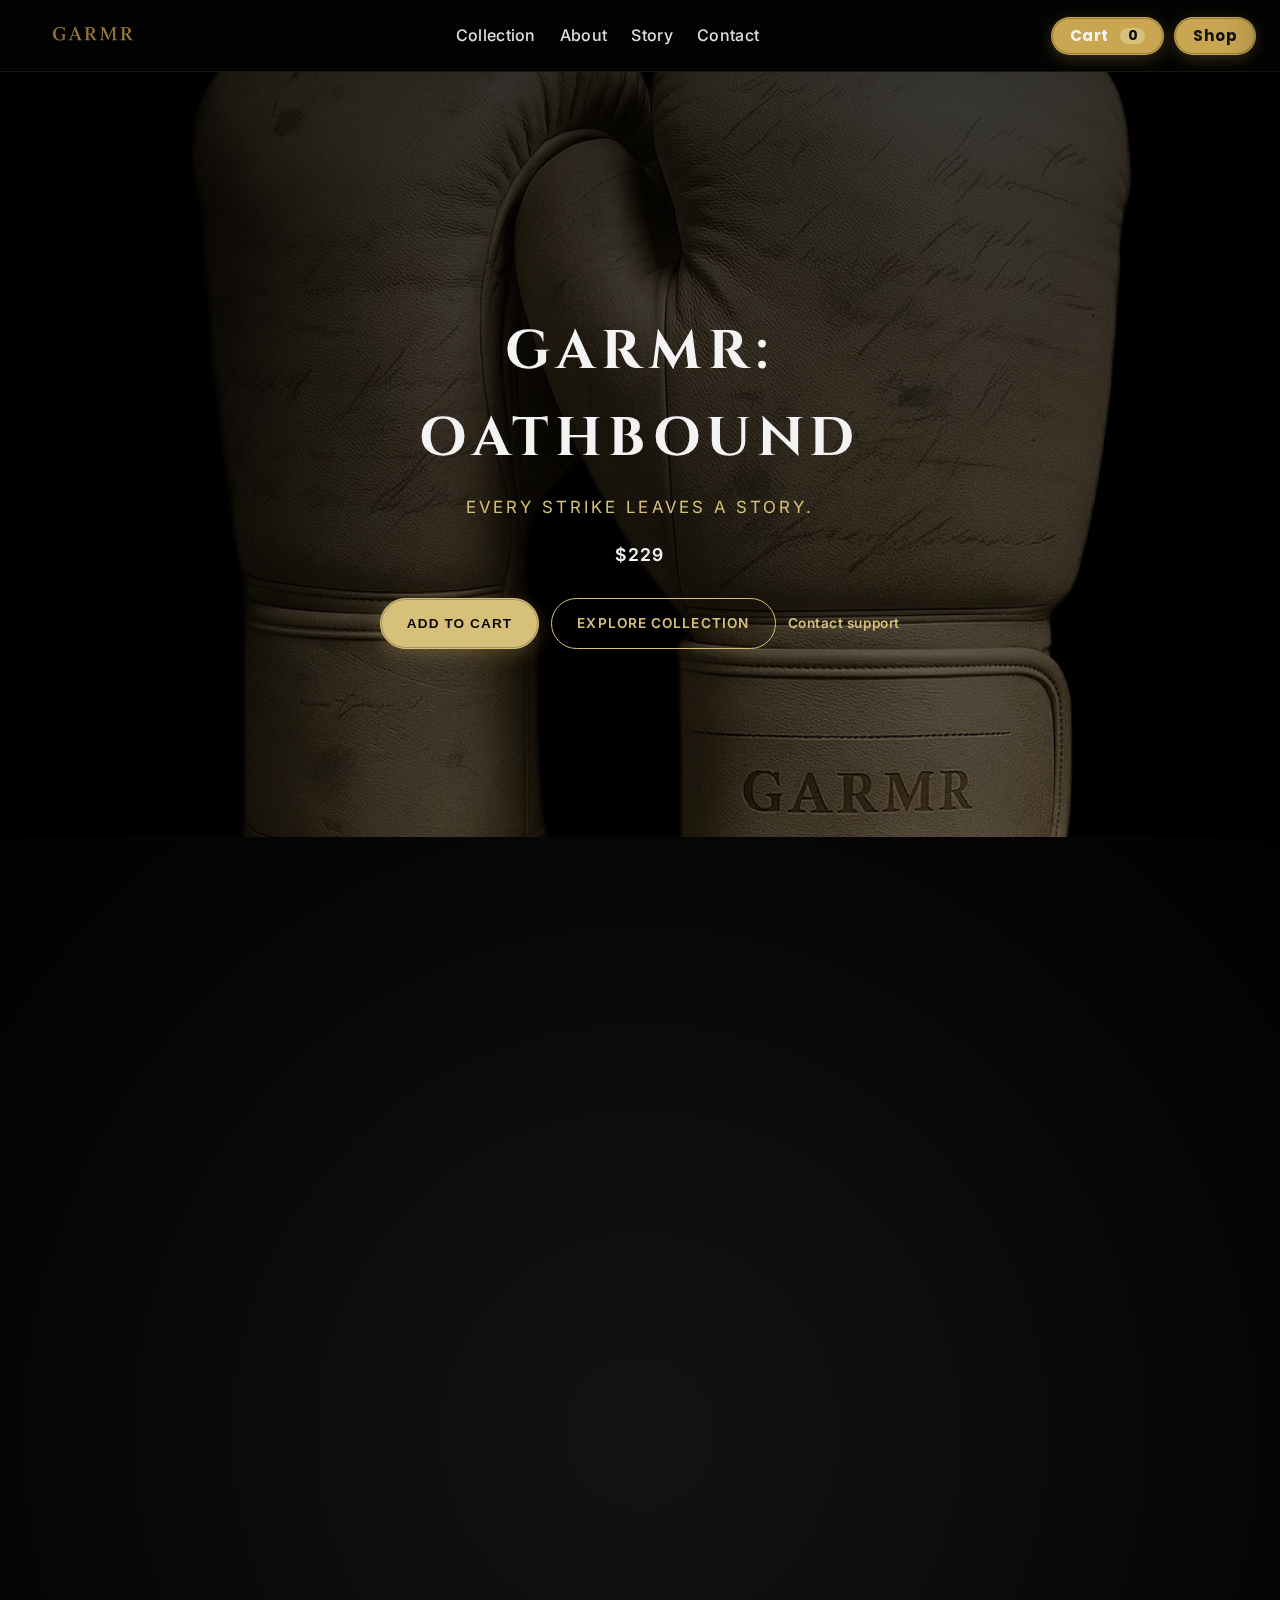
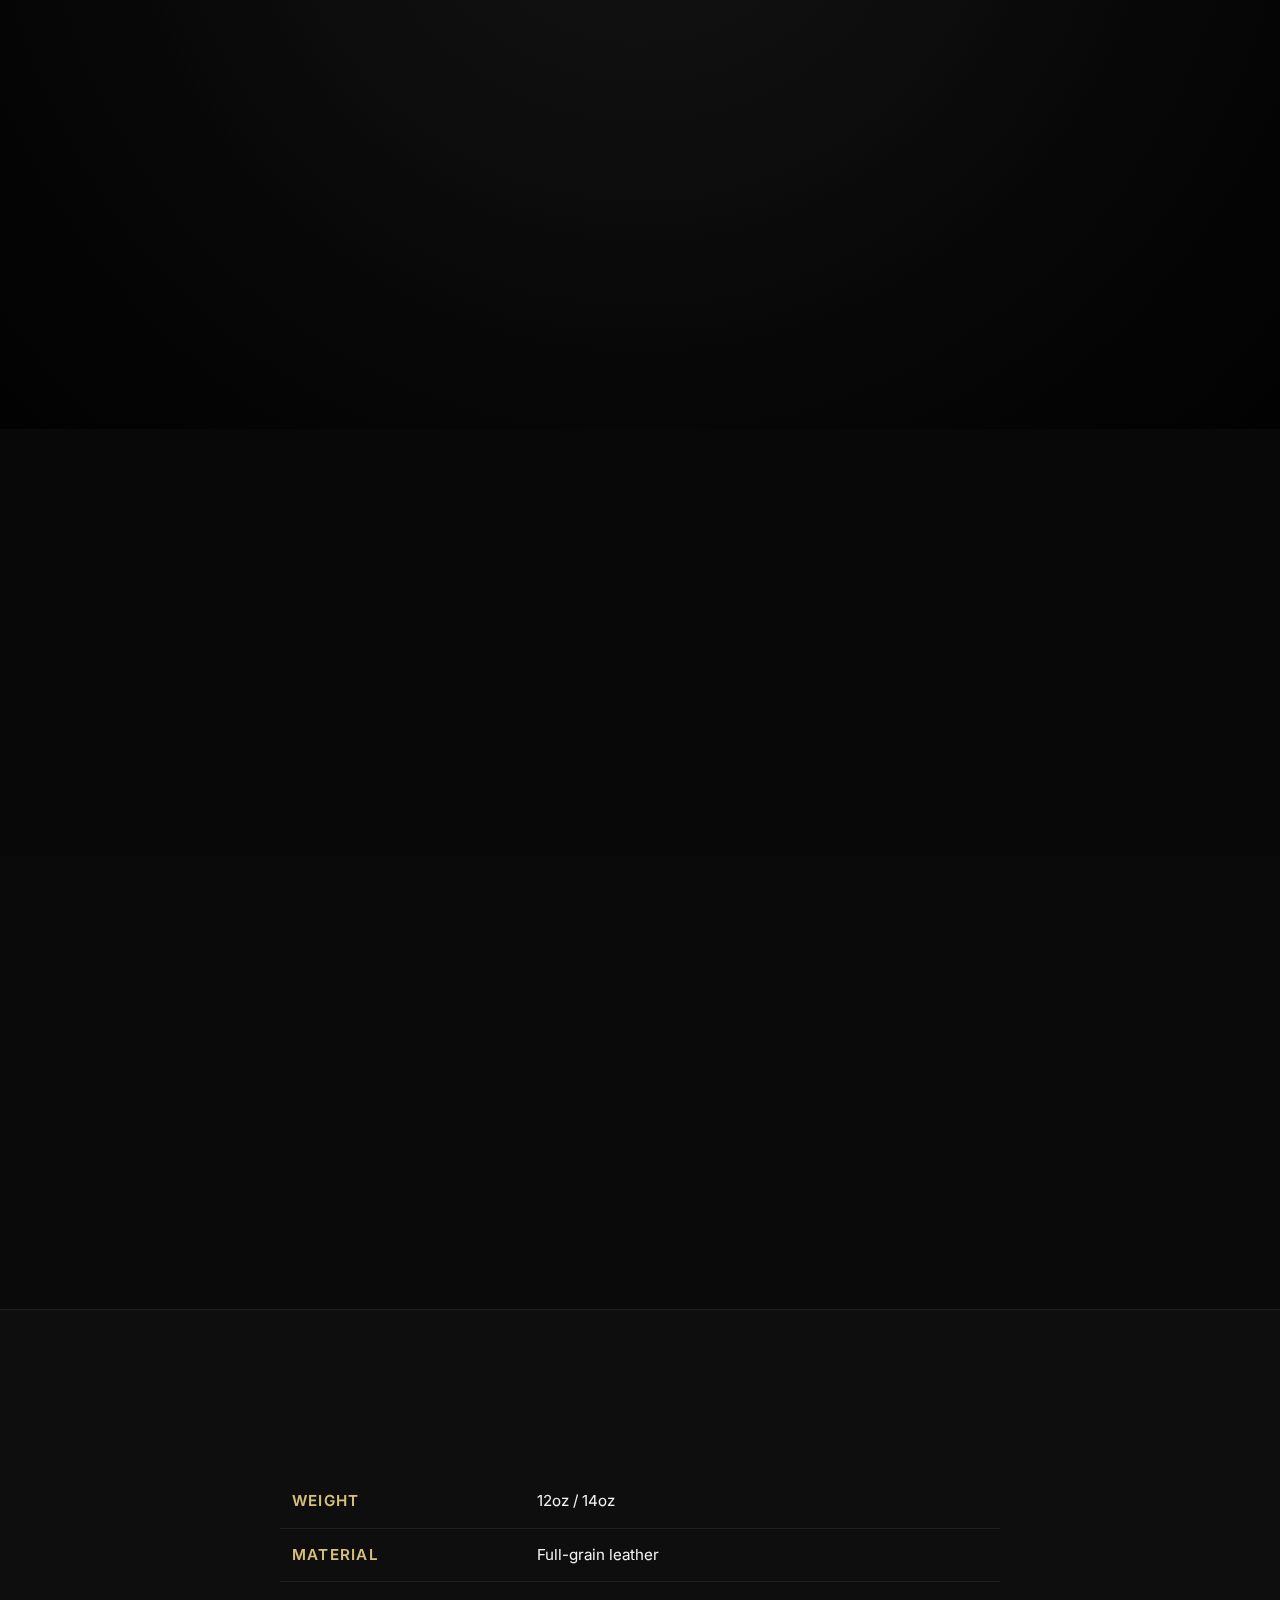
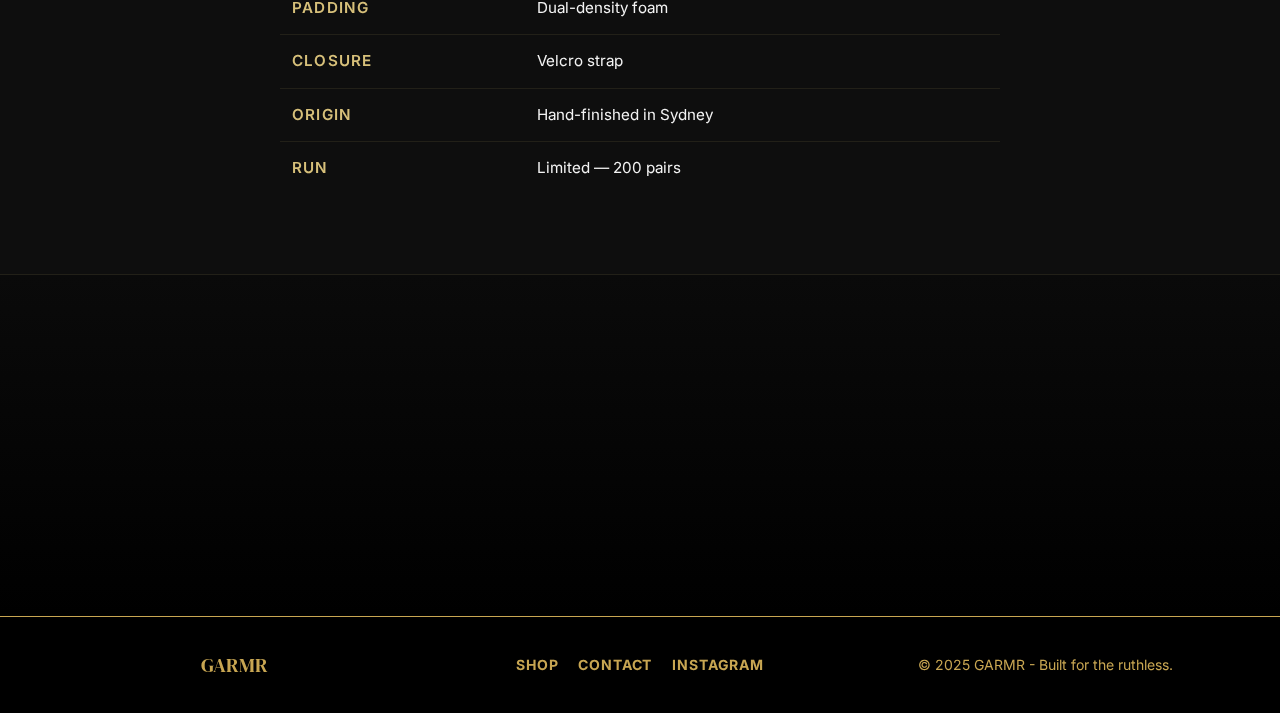
<file: oathbound.html>
<!DOCTYPE html>
<html lang="en">
<head>
  <meta charset="UTF-8">
  <meta name="viewport" content="width=device-width, initial-scale=1.0">
  <title>GARMR: Oathbound — Limited Boxing Gloves</title>
  <meta name="description" content="GARMR: Oathbound. Every strike leaves a story. Limited-run combat art.">
  <meta property="og:title" content="GARMR: Oathbound — Limited Boxing Gloves">
  <meta property="og:description" content="GARMR: Oathbound. Every strike leaves a story. Limited-run combat art.">
  <link rel="preconnect" href="https://fonts.googleapis.com">
  <link rel="preconnect" href="https://fonts.gstatic.com" crossorigin>
  <link href="https://fonts.googleapis.com/css2?family=Cinzel:wght@600;700;800&display=swap" rel="stylesheet">
  <link href="https://fonts.googleapis.com/css2?family=DM+Serif+Display&family=Playfair+Display:wght@700&family=Poppins:wght@300;400;700&family=Inter:wght@400;500&display=swap" rel="stylesheet">
  <link href="https://unpkg.com/aos@2.3.1/dist/aos.css" rel="stylesheet">
  <link rel="stylesheet" href="hero.css">
  <link rel="stylesheet" href="/css/cart.css">
  <style>
    :root {
      --header-h: 72px;
      --gold: #d7c07a;
      --bg: #0a0a0a;
    }

    html {
      scroll-padding-top: var(--header-h);
    }

    body {
      margin: 0;
      background: var(--bg);
      color: #f3f3f3;
      font-family: 'Inter', system-ui, -apple-system, BlinkMacSystemFont, "Segoe UI", sans-serif;
      line-height: 1.6;
      -webkit-font-smoothing: antialiased;
    }

    h1, h2, h3, h4 {
      font-family: 'Cinzel', serif;
      letter-spacing: 0.05em;
      margin: 0 0 0.75rem;
    }

    p {
      margin: 0 0 1rem;
      color: #f3f3f3;
    }

    a {
      color: var(--gold);
    }

    a:hover {
      color: #e6d6a3;
    }

    main {
      background: var(--bg);
    }

    .p-wrap {
      max-width: 1180px;
      margin: 0 auto;
      padding: 0 20px;
    }

    #product-hero {
      position: relative;
      min-height: 85vh;
      display: flex;
      align-items: center;
      justify-content: center;
      text-align: center;
      background-color: #000;
      overflow: hidden;
      padding: calc(var(--header-h) + 24px) 0 48px;
    }

    #product-hero .hero-media {
      position: absolute;
      inset: 0;
      width: 100%;
      height: 100%;
      object-fit: cover;
      opacity: 0.55;
    }

    #product-hero .overlay {
      position: absolute;
      inset: 0;
      background: linear-gradient(to bottom, rgba(0, 0, 0, 0.6), rgba(0, 0, 0, 0.2));
      pointer-events: none;
      z-index: 1;
    }

    #product-hero .meta {
      position: relative;
      z-index: 2;
      color: #f3f3f3;
      max-width: 640px;
      padding: 0 20px;
    }

    #product-hero h1 {
      font-size: clamp(2.6rem, 5vw, 3.4rem);
      letter-spacing: 0.12em;
      text-transform: uppercase;
      margin-bottom: 0.75rem;
    }

    #product-hero .sub {
      color: var(--gold);
      letter-spacing: 0.18em;
      text-transform: uppercase;
      font-size: 1.05rem;
      margin-bottom: 1.25rem;
    }

    #product-hero .price {
      font-size: 1.1rem;
      color: #f3f3f3;
      margin-bottom: 1.8rem;
    }

    #product-hero .btn-row {
      justify-content: center;
    }

    .sub {
      color: var(--gold);
      letter-spacing: 0.18em;
      text-transform: uppercase;
      font-size: 0.95rem;
      margin-bottom: 1.2rem;
    }

    .price {
      color: var(--gold);
      font-weight: 600;
      margin: 0.25rem 0 1.25rem;
      font-size: 1.05rem;
      letter-spacing: 0.08em;
    }

    .btn-row {
      display: flex;
      gap: 12px;
      flex-wrap: wrap;
      justify-content: center;
    }

    .btn-row a,
    .btn-row button {
      display: inline-flex;
      align-items: center;
      justify-content: center;
      padding: 0.85rem 1.6rem;
      border-radius: 999px;
      font-weight: 600;
      letter-spacing: 0.08em;
      text-decoration: none;
      text-transform: uppercase;
      font-size: 0.85rem;
      position: relative;
      overflow: hidden;
      cursor: pointer;
      border: none;
      background: transparent;
    }

    .btn-row .btn-gold {
      border: 1px solid var(--gold);
      color: #0a0a0a;
      background: var(--gold);
    }

    .btn-row .btn-outline {
      border: 1px solid var(--gold);
      color: var(--gold);
      background: transparent;
    }

    .btn-row .btn-link {
      padding: 0;
      border: none;
      background: transparent;
      color: #d7c07a;
      text-transform: none;
      font-size: 0.85rem;
      letter-spacing: 0.04em;
      font-weight: 600;
    }

    .btn-row a::after,
    .btn-row button::after {
      content: "";
      position: absolute;
      left: 18%;
      right: 18%;
      bottom: 0.35rem;
      height: 2px;
      background: transparent;
      transition: background 0.3s ease;
    }

    .btn-row a:hover::after,
    .btn-row button:hover::after {
      background: var(--gold);
    }

    .btn-row .btn-link::after {
      display: none;
    }

    .btn-row .btn-link:hover {
      text-decoration: underline;
    }

    #product-origin {
      position: relative;
      padding: 80px 0;
      background: radial-gradient(circle at center, rgba(20, 20, 20, 0.92) 0%, rgba(10, 10, 10, 0.98) 55%, rgba(4, 4, 4, 1) 100%);
    }

    #product-origin::after {
      content: "";
      position: absolute;
      inset: 0;
      pointer-events: none;
      background: radial-gradient(circle at center, transparent 40%, rgba(0, 0, 0, 0.55) 100%);
    }

    .origin-grid {
      position: relative;
      z-index: 1;
      display: grid;
      grid-template-columns: minmax(0, 1fr) minmax(0, 0.9fr);
      gap: 40px;
      align-items: center;
    }

    .origin-text {
      max-width: 520px;
    }

    .origin-text h2 {
      text-align: left;
      font-size: clamp(1.9rem, 4vw, 2.4rem);
    }

    .origin-media {
      justify-self: center;
      position: relative;
    }

    .origin-media::before {
      content: "";
      position: absolute;
      inset: 12px;
      border-radius: 16px;
      box-shadow: inset 0 0 0 1px rgba(215, 192, 122, 0.08);
      pointer-events: none;
    }

    .origin-media .zoomable {
      width: min(60vw, 520px);
      border-radius: 16px;
      box-shadow: 0 25px 55px rgba(0, 0, 0, 0.65);
    }

    .origin-media .zoomable img {
      border-radius: inherit;
    }

    #product-craft {
      background: #080808;
      padding: 72px 0;
    }

    #product-craft .p-wrap {
      max-width: 900px;
      text-align: center;
    }

    #product-craft h2 {
      color: var(--gold);
      letter-spacing: 0.16em;
      text-transform: uppercase;
      font-size: clamp(1.8rem, 4vw, 2.3rem);
    }

    .feature-grid {
      display: grid;
      grid-template-columns: repeat(3, minmax(0, 1fr));
      gap: 22px;
      margin-top: 32px;
      text-align: left;
    }

    .feature {
      background: rgba(255, 255, 255, 0.02);
      border: 1px solid rgba(215, 192, 122, 0.2);
      border-radius: 12px;
      padding: 24px 22px;
      transition: border 0.3s ease, box-shadow 0.3s ease, transform 0.3s ease;
    }

    .feature h3 {
      font-size: 1.1rem;
      margin-bottom: 0.6rem;
    }

    .feature p {
      margin: 0;
      color: rgba(243, 243, 243, 0.78);
    }

    .feature:hover {
      border-color: rgba(215, 192, 122, 0.5);
      box-shadow: 0 0 20px rgba(215, 192, 122, 0.1);
      transform: translateY(-6px);
    }

    #product-gallery {
      padding: 80px 0;
      background: #0a0a0a;
    }

    #product-gallery .p-wrap {
      max-width: 90%;
      text-align: center;
    }

    #product-gallery h2 {
      font-size: clamp(1.9rem, 4vw, 2.4rem);
      text-transform: uppercase;
    }

    .gal {
      display: grid;
      grid-template-columns: repeat(3, minmax(0, 1fr));
      gap: 18px;
      margin-top: 30px;
    }

    .gal img {
      aspect-ratio: 16/9;
      width: 100%;
      height: auto;
      object-fit: cover;
      border-radius: 14px;
      box-shadow: 0 20px 45px rgba(0, 0, 0, 0.55);
      border: 1px solid rgba(215, 192, 122, 0.08);
    }

    #product-specs {
      background-color: rgba(255, 255, 255, 0.02);
      padding: 80px 0;
      border-top: 1px solid rgba(215, 192, 122, 0.1);
      border-bottom: 1px solid rgba(215, 192, 122, 0.1);
    }

    #product-specs .p-wrap {
      max-width: 760px;
      text-align: center;
    }

    #product-specs h2 {
      font-size: clamp(1.8rem, 3.5vw, 2.2rem);
      text-transform: uppercase;
      margin-bottom: 1.8rem;
    }

    table.specs {
      width: 100%;
      border-collapse: collapse;
    }

    table.specs td {
      padding: 14px 12px;
      border-bottom: 1px solid rgba(215, 192, 122, 0.1);
      text-align: left;
      font-size: 0.95rem;
    }

    table.specs tr:last-child td {
      border-bottom: none;
    }

    table.specs td:first-child {
      font-weight: 600;
      color: var(--gold);
      width: 34%;
      letter-spacing: 0.08em;
      text-transform: uppercase;
    }

    #product-cta {
      background: linear-gradient(180deg, #0a0a0a 0%, #000000 100%);
      padding: 84px 0;
      text-align: center;
    }

    #product-cta h2 {
      font-size: clamp(2rem, 4vw, 2.2rem);
      color: var(--gold);
      margin-bottom: 1rem;
    }

    #product-cta p {
      margin: 0 0 1.5rem;
      color: rgba(243, 243, 243, 0.85);
    }

    #product-cta .btn-row a,
    #product-cta .btn-row button {
      min-width: 200px;
    }

    [data-animate] {
      opacity: 0;
      transform: translateY(20px);
      transition: opacity 0.7s ease, transform 0.7s ease;
    }

    [data-animate].visible {
      opacity: 1;
      transform: translateY(0);
    }

    @media (max-width: 1024px) {
      .origin-grid {
        grid-template-columns: minmax(0, 1fr) minmax(0, 1fr);
      }
    }

    @media (max-width: 900px) {
      .feature-grid {
        grid-template-columns: 1fr;
      }
    }

    @media (max-width: 768px) {
      #product-hero {
        padding-top: calc(var(--header-h) + 16px);
      }

      .origin-grid {
        grid-template-columns: 1fr;
        text-align: center;
      }

      .origin-text {
        justify-self: center;
      }

      .origin-media {
        order: 2;
      }

      .origin-media::before {
        inset: 8px;
      }

      .origin-media .zoomable {
        width: 100%;
        max-width: 420px;
      }

    }

    @media (max-width: 640px) {
      #product-hero h1 {
        font-size: 2.2rem;
      }

      .btn-row {
        flex-direction: column;
      }

      .btn-row a,
      .btn-row button {
        width: 100%;
      }

      .gal {
        grid-template-columns: 1fr;
      }

      #product-gallery .p-wrap {
        max-width: 100%;
      }
    }

    @media (prefers-reduced-motion: reduce) {
      [data-animate] {
        opacity: 1 !important;
        transform: none !important;
        transition: none !important;
      }

      .feature:hover {
        transform: none;
        box-shadow: none;
      }
    }
  </style>
  <script type="application/ld+json">
    {
      "@context": "https://schema.org",
      "@type": "Product",
      "name": "GARMR: Oathbound",
      "image": ["/images/Oathbound.png"],
      "brand": {"@type": "Brand", "name": "GARMR"},
      "offers": {
        "@type": "Offer",
        "priceCurrency": "USD",
        "price": "229",
        "availability": "https://schema.org/PreOrder",
        "url": "https://YOURDOMAIN/oathbound.html"
      }
    }
  </script>
</head>
<body>
  <header class="site-header">
    <a class="brand" href="/"><img src="/images/Brand%20Name.png" alt="GARMR wordmark"></a>
    <nav class="nav site-nav">
      <a href="collection.html">Collection</a>
      <a href="about.html">About</a>
      <a href="story.html">Story</a>
      <a href="/contact.html">Contact</a>
    </nav>
    <div class="header-cta">
      <a href="#cart" class="btn cart-link" id="open-cart">
        Cart <span id="cart-count" aria-live="polite">0</span>
      </a>
      <a class="btn btn-gold" href="collection.html">Shop</a>
    </div>
  </header>
  <main>
    <section id="product-hero">
      <img class="hero-media" src="/images/Oathbound.png" alt="GARMR Oathbound boxing gloves — faint script inscriptions across aged leather" loading="lazy" decoding="async">
      <div class="overlay" aria-hidden="true"></div>
      <div class="meta">
        <h1 data-animate>GARMR: Oathbound</h1>
        <p class="sub" data-animate>Every strike leaves a story.</p>
        <p class="price" data-animate>$229</p>
        <div class="btn-row" data-animate>
          <button class="btn-gold add-to-cart" type="button"
            data-id="oathbound"
            data-name="GARMR: Oathbound"
            data-price="229"
            data-img="/images/Oathbound.png">
            Add to Cart
          </button>
          <a href="/collection.html" class="btn-outline">Explore Collection</a>
          <a href="/contact.html" class="btn-link">Contact support</a>
        </div>
      </div>
    </section>

    <section id="product-origin">
      <div class="p-wrap origin-grid">
        <div class="origin-text">
          <h2 data-animate>The Origin</h2>
          <p data-animate>Inscribed by time. Oathbound carries fragments of vows and memory — a relic built for those devoted to the craft.</p>
        </div>
        <div class="origin-media" data-animate>
          <div class="zoomable">
            <img src="/images/Oathbound.png" alt="Oathbound detail view" loading="lazy" decoding="async">
          </div>
        </div>
      </div>
    </section>

    <section id="product-craft">
      <div class="p-wrap">
        <h2 data-animate>The Craft</h2>
        <div class="feature-grid">
          <div class="feature" data-animate>
            <h3>Aged leather treatment</h3>
            <p>Distressed finish sealed to honor the patina of legacy.</p>
          </div>
          <div class="feature" data-animate>
            <h3>Memory-retentive padding</h3>
            <p>Impact layers that learn your form for steadfast return.</p>
          </div>
          <div class="feature" data-animate>
            <h3>Secure strap architecture</h3>
            <p>Reinforced closure locking wrists into unwavering alignment.</p>
          </div>
        </div>
      </div>
    </section>

    <section id="product-gallery">
      <div class="p-wrap">
        <h2 data-animate>Gallery</h2>
        <div class="gal">
          <img src="/images/Oathbound.png" alt="Oathbound script texture" loading="lazy" decoding="async" data-animate>
          <img src="/images/Oathbound.png" alt="Oathbound palm and stitching" loading="lazy" decoding="async" data-animate>
          <img src="/images/Oathbound.png" alt="Oathbound pair silhouette" loading="lazy" decoding="async" data-animate>
        </div>
      </div>
    </section>

    <section id="product-specs">
      <div class="p-wrap">
        <h2 data-animate>Specifications</h2>
        <table class="specs">
          <tbody>
            <tr>
              <td>Weight</td>
              <td>12oz / 14oz</td>
            </tr>
            <tr>
              <td>Material</td>
              <td>Full-grain leather</td>
            </tr>
            <tr>
              <td>Padding</td>
              <td>Dual-density foam</td>
            </tr>
            <tr>
              <td>Closure</td>
              <td>Velcro strap</td>
            </tr>
            <tr>
              <td>Origin</td>
              <td>Hand-finished in Sydney</td>
            </tr>
            <tr>
              <td>Run</td>
              <td>Limited — 200 pairs</td>
            </tr>
          </tbody>
        </table>
      </div>
    </section>

    <section id="product-cta">
      <div class="p-wrap">
        <h2 data-animate>Take the Oath.</h2>
        <p data-animate>Honor your oath — secure the legacy piece.</p>
        <div class="btn-row" data-animate>
          <button class="btn-gold add-to-cart" type="button"
            data-id="oathbound"
            data-name="GARMR: Oathbound"
            data-price="229"
            data-img="/images/Oathbound.png">
            Add to Cart
          </button>
          <a href="/collection.html" class="btn-outline">Explore Collection</a>
          <a href="/contact.html" class="btn-link">Contact support</a>
        </div>
      </div>
    </section>
  </main>
  <footer class="site-footer">
    <div class="footer-grid">
      <div class="footer-logo">GARMR</div>
      <nav class="footer-links">
        <a href="/collection.html">Shop</a>
        <a href="/contact.html">Contact</a>
        <a href="https://instagram.com" target="_blank" rel="noreferrer">Instagram</a>
      </nav>
      <div class="footer-copy">&copy; 2025 GARMR - Built for the ruthless.</div>
    </div>
  </footer>
  <script>
    (function() {
      const hdr = document.querySelector('header.site-header');
      const setHeaderH = () => {
        if (!hdr) return;
        const h = Math.ceil(hdr.getBoundingClientRect().height);
        document.documentElement.style.setProperty('--header-h', h + 'px');
      };

      const initAnimations = () => {
        const targets = document.querySelectorAll('[data-animate]');
        if (!targets.length) return;
        if ('IntersectionObserver' in window) {
          const obs = new IntersectionObserver((entries) => {
            entries.forEach((entry) => {
              if (entry.isIntersecting) {
                entry.target.classList.add('visible');
                obs.unobserve(entry.target);
              }
            });
          }, { threshold: 0.2 });
          targets.forEach((el) => obs.observe(el));
        } else {
          targets.forEach((el) => el.classList.add('visible'));
        }
      };

      document.addEventListener('DOMContentLoaded', () => {
        setHeaderH();
        initAnimations();
      });

      window.addEventListener('resize', setHeaderH, { passive: true });
    })();
  </script>
  <div id="cart-overlay" class="cart-overlay" aria-hidden="true"></div>
  <aside id="cart-drawer" class="cart-drawer" role="dialog" aria-modal="true" aria-labelledby="cart-drawer-title" aria-hidden="true" tabindex="-1">
    <header class="cd-header">
      <h2 id="cart-drawer-title">Your Cart</h2>
      <button class="cd-close" id="close-cart" aria-label="Close cart">&times;</button>
    </header>
    <div class="cd-body" id="mini-cart-items">
      <!-- JS renders items here -->
    </div>
    <footer class="cd-footer">
      <div class="row"><span>Subtotal</span><span id="mini-subtotal">$0.00</span></div>
      <p class="tiny">Shipping &amp; taxes calculated at checkout</p>
      <a href="/cart.html" class="btn-gold btn-checkout" id="mini-checkout">Checkout</a>
      <button class="btn-outline btn-clear" id="mini-clear">Clear Cart</button>
    </footer>
  </aside>

  <script src="/js/zoom.js" defer></script>
  <script src="/js/cart.js" defer></script>
</body>
</html>
</file>
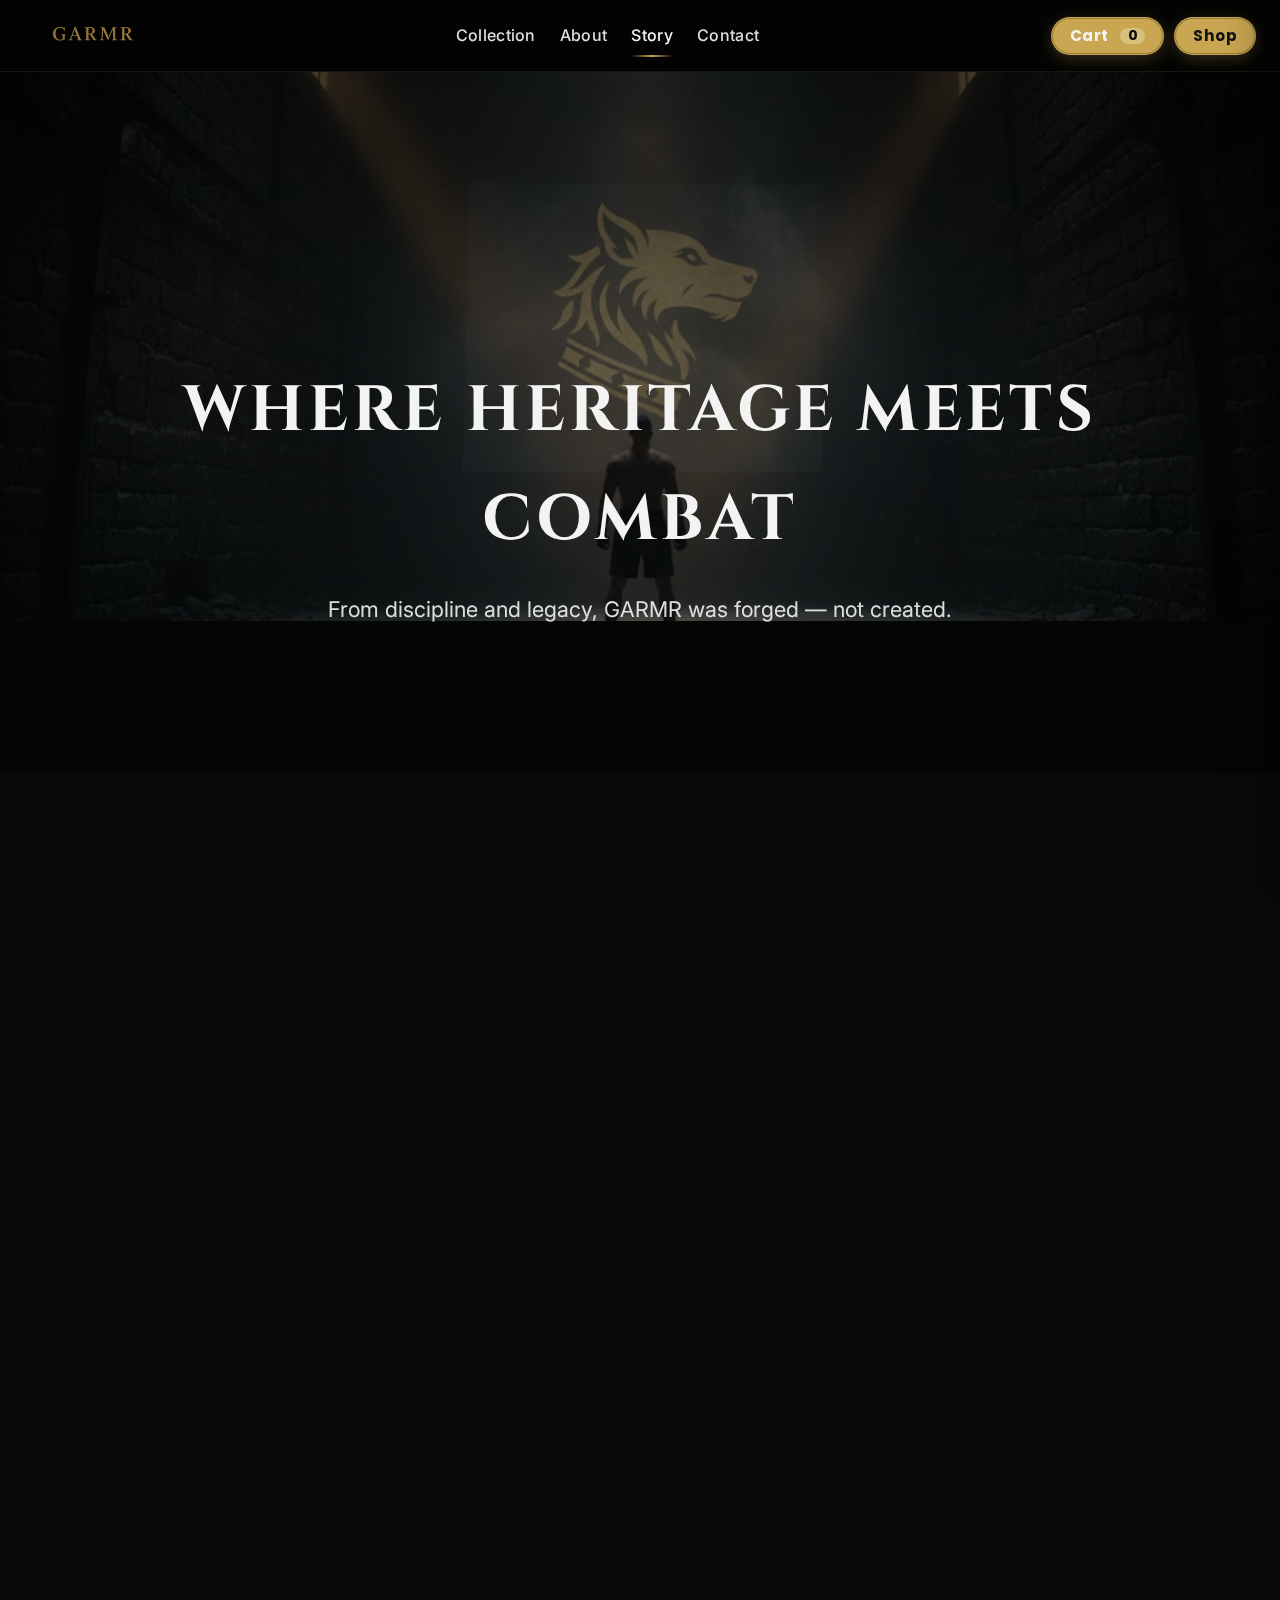
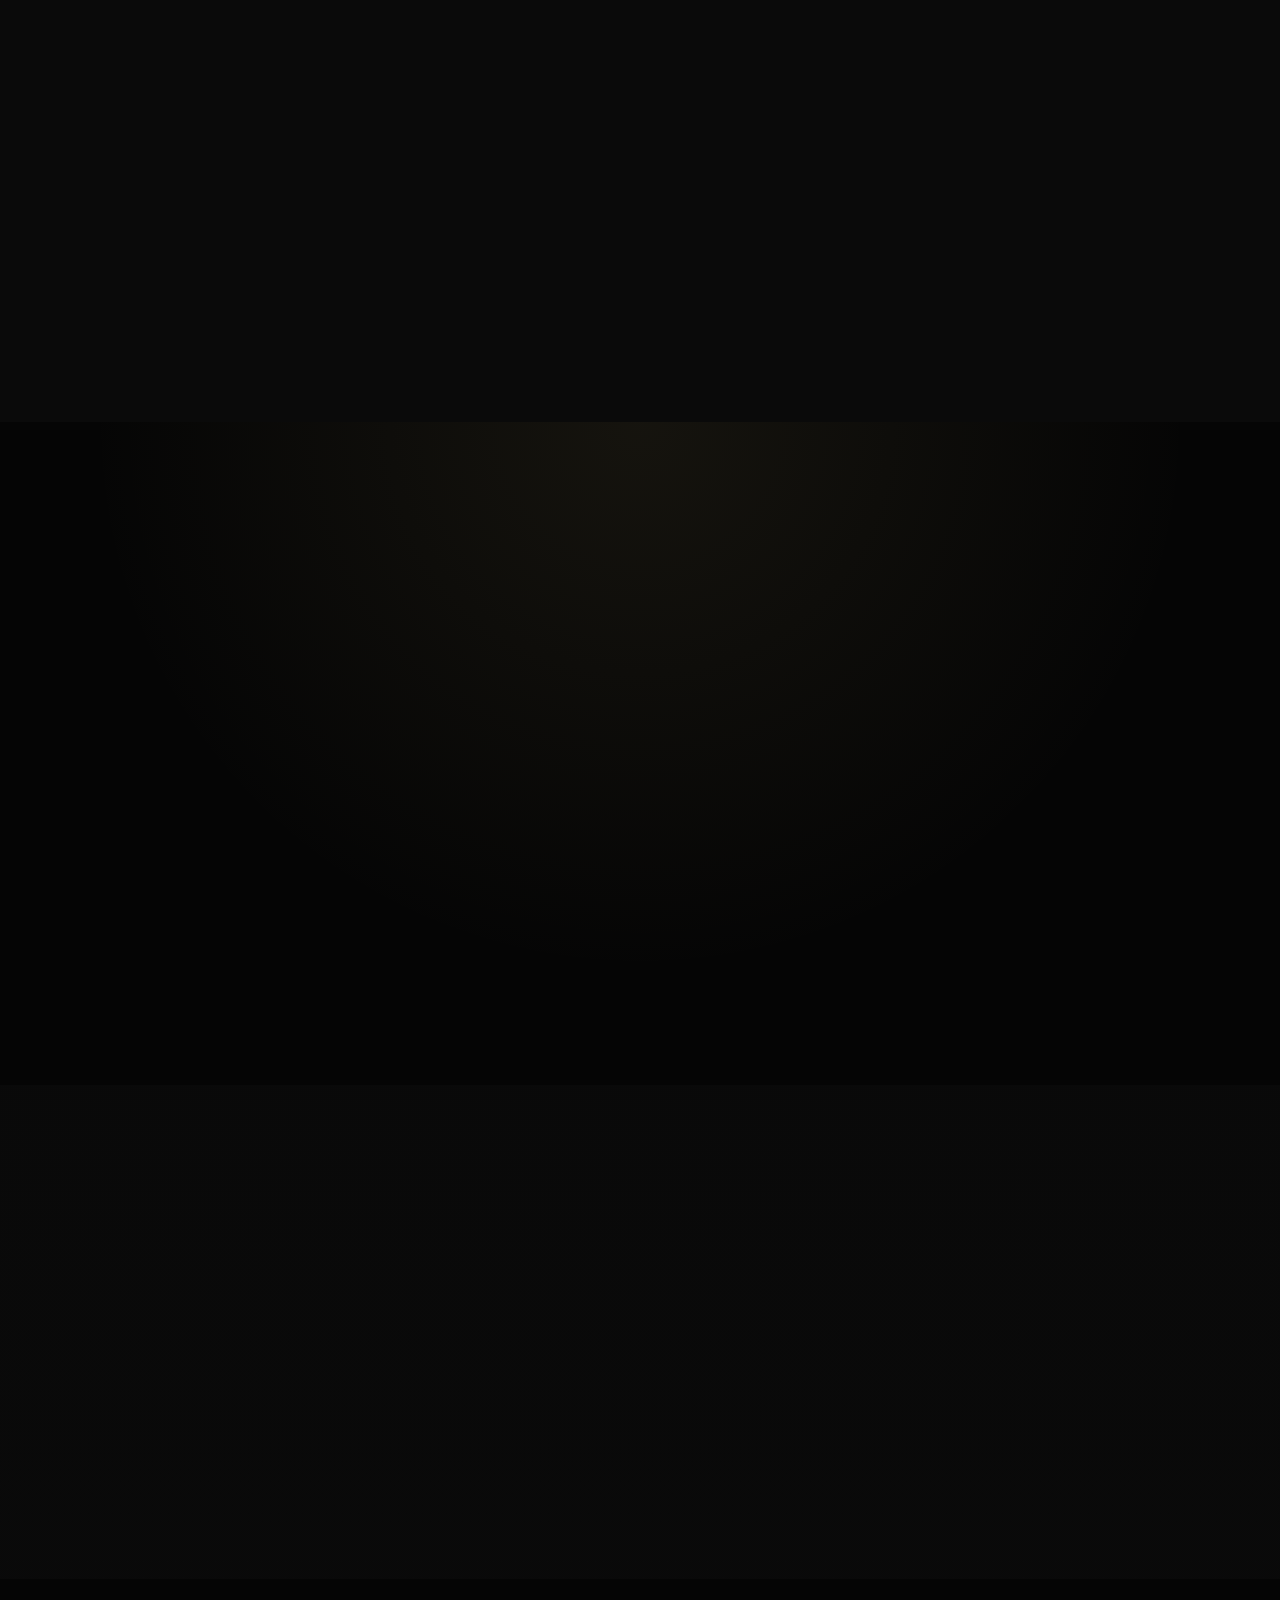
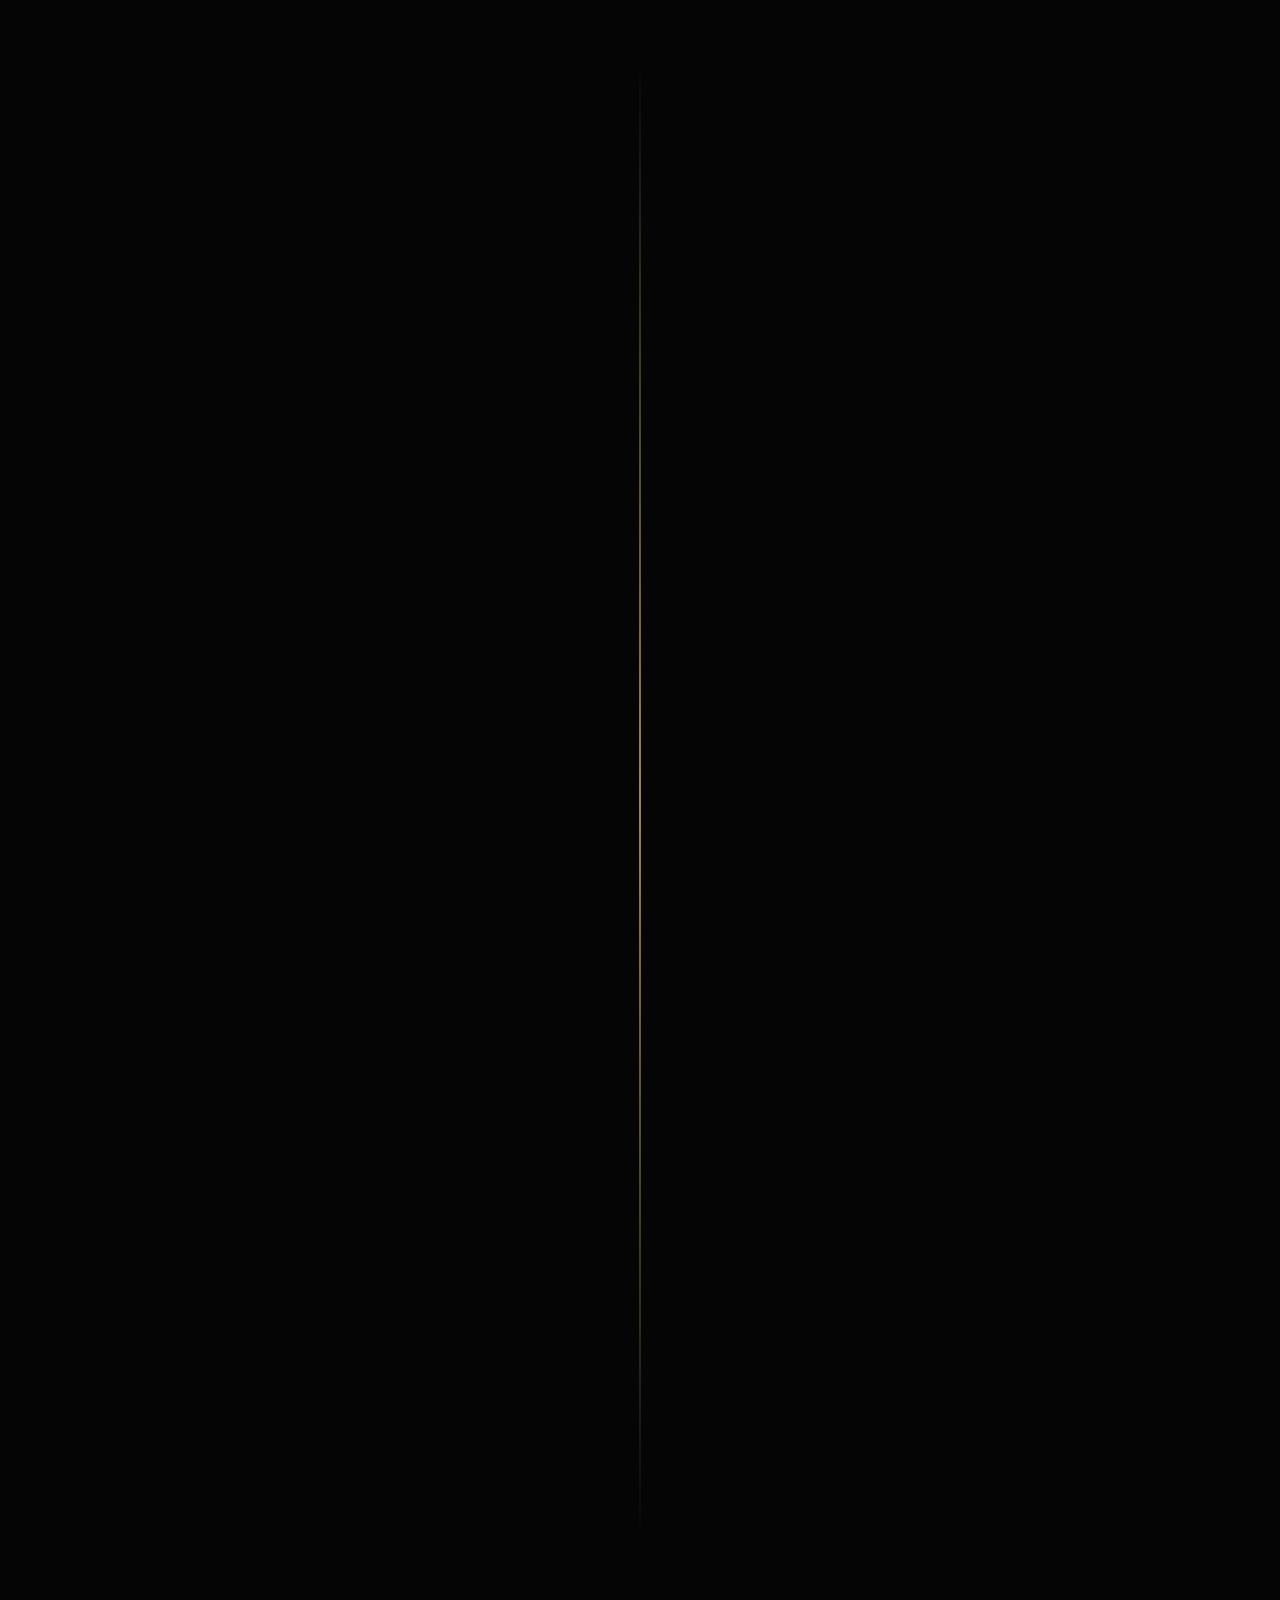
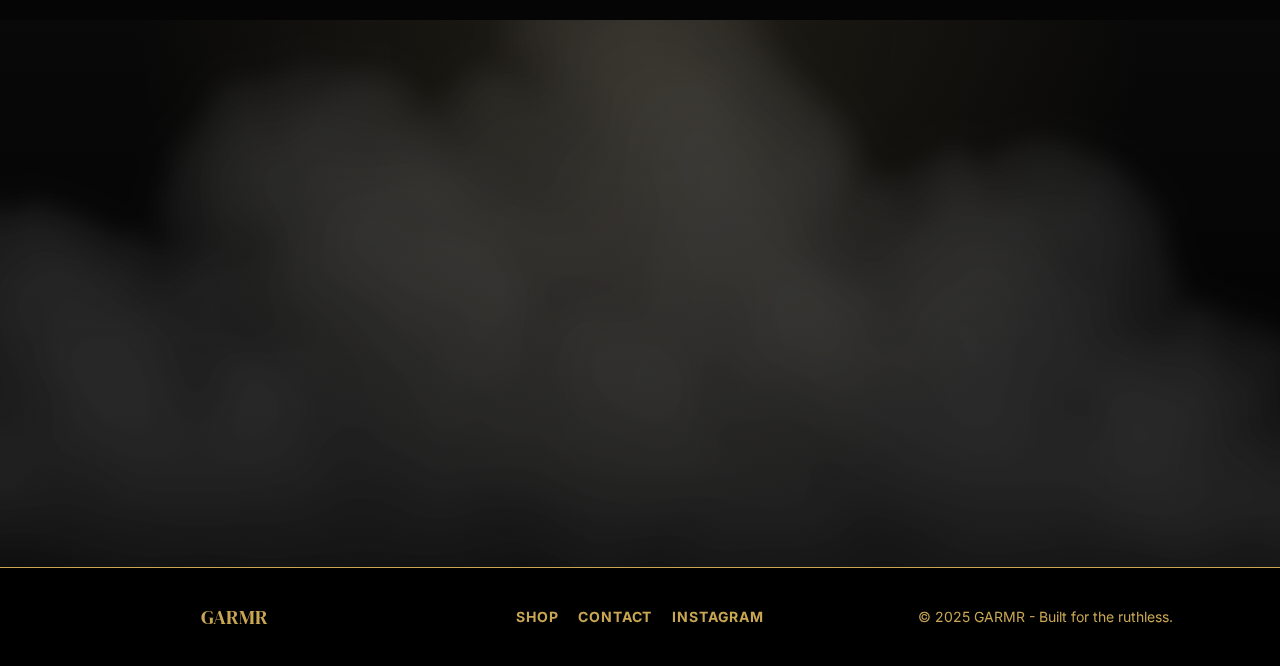
<file: story.html>
<!DOCTYPE html>
<html lang="en">
<head>
  <meta charset="UTF-8">
  <meta name="viewport" content="width=device-width, initial-scale=1.0">
  <title>Story – GARMR</title>
  <meta name="description" content="Discover the heritage and philosophy that forged GARMR.">
  <meta property="og:title" content="GARMR Story">
  <meta property="og:description" content="From discipline and legacy, GARMR was forged — not created.">
  <link rel="preconnect" href="https://fonts.googleapis.com">
  <link rel="preconnect" href="https://fonts.gstatic.com" crossorigin>
  <link href="https://fonts.googleapis.com/css2?family=Cinzel:wght@600;700;800&display=swap" rel="stylesheet">
  <link href="https://fonts.googleapis.com/css2?family=DM+Serif+Display&family=Playfair+Display:wght@700&family=Poppins:wght@300;400;700&family=Inter:wght@400;500&display=swap" rel="stylesheet">
  <link href="https://unpkg.com/aos@2.3.1/dist/aos.css" rel="stylesheet">
  <link rel="stylesheet" href="hero.css">
  <link rel="stylesheet" href="/css/cart.css">
  <style>
    :root {
      --accent: #d7c07a;
      --bg: #0a0a0a;
      --text: #f3f3f3;
    }
    * {
      box-sizing: border-box;
    }
    body {
      margin: 0;
      background: var(--bg);
      color: var(--text);
      font-family: 'Inter', -apple-system, BlinkMacSystemFont, 'Segoe UI', sans-serif;
      line-height: 1.7;
    }
    h1,
    h2 {
      font-family: 'Cinzel', serif;
      letter-spacing: 0.06em;
      text-transform: uppercase;
    }
    p {
      margin: 0;
    }
    a {
      color: inherit;
    }
    main {
      display: flex;
      flex-direction: column;
      gap: 0;
    }
    section {
      position: relative;
      padding: 80px clamp(1.5rem, 4vw, 6rem);
      overflow: hidden;
    }
    #story-hero {
      min-height: clamp(520px, 78vh, 760px);
      display: grid;
      place-items: center;
      padding: 0;
      padding-top: calc(var(--header-h) + 24px);
    }
    .story-hero__media {
      position: absolute;
      inset: 0;
      overflow: hidden;
      z-index: -1;
      transform: translateZ(0);
      will-change: transform;
      pointer-events: none;
    }
    .story-hero__media::after {
      content: '';
      position: absolute;
      inset: 0;
      background: linear-gradient(180deg, rgba(0,0,0,0.7) 0%, rgba(0,0,0,0.4) 100%);
    }
    #story-hero .hero-media,
    #story-wolf .wolf-media img {
      aspect-ratio: 21 / 9;
      object-fit: cover;
      width: 100%;
      height: auto;
      display: block;
    }
    .story-hero__media > .hero-media,
    .wolf-media > img {
      height: 100%;
    }
    .story-hero__media img {
      width: 100%;
      object-fit: cover;
    }
    .story-hero__content {
      position: relative;
      z-index: 1;
      text-align: center;
      padding: clamp(60px, 12vw, 120px) clamp(1.5rem, 4vw, 6rem);
      animation: heroFadeUp 1.2s ease both;
    }
    .story-hero__content h1 {
      font-size: clamp(2.4rem, 5vw, 4rem);
      margin-bottom: 1rem;
    }
    .story-hero__content p {
      font-size: clamp(1rem, 2.1vw, 1.35rem);
      max-width: 700px;
      margin: 0 auto;
      color: rgba(243, 243, 243, 0.9);
    }
    .story-section {
      background: var(--bg);
    }
    .story-split {
      display: flex;
      align-items: center;
      justify-content: center;
      padding-block: clamp(48px, 8vw, 80px);
    }
    .story-split__inner {
      display: grid;
      gap: clamp(32px, 5vw, 64px);
      grid-template-columns: repeat(2, minmax(0, 1fr));
      max-width: 1200px;
      width: 100%;
      align-items: center;
    }
    .story-split__text h2 {
      font-size: clamp(1.8rem, 3.5vw, 3rem);
      margin-bottom: 1.25rem;
    }
    .story-split__text p {
      color: rgba(243, 243, 243, 0.82);
      font-size: clamp(1rem, 1.5vw, 1.15rem);
    }
    .story-split__media {
      position: relative;
      overflow: hidden;
      border-radius: 18px;
      box-shadow: 0 30px 60px rgba(0,0,0,0.35);
    }
    .story-split__media img {
      width: 100%;
      height: 100%;
      display: block;
      object-fit: cover;
    }
    .origin-image img {
      aspect-ratio: 4 / 5;
      object-fit: cover;
      width: 100%;
      height: auto;
      display: block;
    }
    .story-split__media--tall img {
      aspect-ratio: 4 / 5;
    }
    .story-split__media--wide img {
      aspect-ratio: 16 / 9;
    }
    .story-split--reverse .story-split__inner {
      direction: rtl;
    }
    .story-split--reverse .story-split__text,
    .story-split--reverse .story-split__media {
      direction: ltr;
    }
    .story-forge {
      padding-block: 60px;
      background: radial-gradient(circle at top, rgba(215, 192, 122, 0.08), transparent 60%), #050505;
    }
    .story-forge__inner {
      max-width: 1300px;
      margin: 0 auto;
      display: flex;
      flex-direction: column;
      gap: 32px;
    }
    .story-forge__heading {
      text-align: center;
    }
    .story-forge__heading h2 {
      font-size: clamp(1.8rem, 3vw, 2.6rem);
      margin-bottom: 0.75rem;
    }
    .story-forge__heading p {
      font-size: clamp(1rem, 1.3vw, 1.1rem);
      color: rgba(243, 243, 243, 0.78);
      max-width: 760px;
      margin: 0 auto;
    }
    .story-forge__gallery {
      display: flex;
      gap: 16px;
      overflow-x: auto;
      padding: 4px;
      scroll-snap-type: x mandatory;
    }
    .story-forge__gallery figure {
      position: relative;
      flex: 0 0 auto;
      width: min(360px, 80vw);
      border-radius: 12px;
      overflow: hidden;
      scroll-snap-align: center;
    }
    .story-forge__gallery img {
      width: 100%;
      height: 100%;
      object-fit: cover;
      aspect-ratio: 3 / 2;
      transition: transform 0.8s ease;
    }
    .forge-gallery img {
      aspect-ratio: 3 / 2;
      object-fit: cover;
      width: 100%;
      height: auto;
      display: block;
    }
    .story-forge__gallery figure:hover img {
      transform: scale(1.05);
    }
    .story-forge__caption {
      text-align: center;
      font-size: clamp(1rem, 1.6vw, 1.2rem);
      color: rgba(243, 243, 243, 0.85);
      opacity: 0;
      transform: translateY(16px);
      transition: opacity 0.6s ease, transform 0.6s ease;
      max-width: 720px;
      margin: 0 auto;
    }
    .story-forge__caption.is-visible {
      opacity: 1;
      transform: translateY(0);
    }
    .story-wolf {
      padding-block: clamp(60px, 10vw, 120px);
      text-align: center;
      color: var(--text);
    }
    .story-wolf::before {
      content: '';
      position: absolute;
      inset: 0;
      background: rgba(10, 10, 10, 0.22);
      z-index: 0;
    }
    .story-wolf::after {
      content: '';
      position: absolute;
      inset: 0;
      background: linear-gradient(180deg, rgba(10,10,10,0.25), rgba(10,10,10,0.52));
      z-index: 1;
    }
    .wolf-media {
      position: absolute;
      inset: 0;
      overflow: hidden;
      z-index: -1;
      filter: grayscale(0.15) saturate(0.9);
      pointer-events: none;
    }
    .story-wolf__inner {
      position: relative;
      max-width: 920px;
      margin: 0 auto;
      z-index: 2;
    }
    .story-wolf__inner h2 {
      font-size: clamp(1.9rem, 3.2vw, 2.8rem);
      margin-bottom: 1rem;
      position: relative;
      display: inline-block;
      padding-bottom: 0.75rem;
    }
    .story-wolf__inner h2::after {
      content: '';
      position: absolute;
      left: 50%;
      bottom: 0;
      width: 160px;
      max-width: 60%;
      height: 2px;
      background: linear-gradient(90deg, transparent, var(--accent), transparent);
      transform: translateX(-50%);
    }
    .story-wolf__inner p {
      font-size: clamp(1.1rem, 2vw, 1.4rem);
      color: rgba(243, 243, 243, 0.9);
    }
    .story-wolf__inner .story-wolf__author {
      margin-top: 1.5rem;
      font-variant: all-small-caps;
      letter-spacing: 0.3em;
      font-size: 0.85rem;
      color: rgba(243, 243, 243, 0.7);
    }
    .story-timeline {
      background: #050505;
    }
    .story-timeline__inner {
      position: relative;
      max-width: 900px;
      margin: 0 auto;
      padding: clamp(48px, 8vw, 80px) 0;
    }
    .story-timeline__inner::before {
      content: '';
      position: absolute;
      top: 0;
      left: 50%;
      transform: translateX(-50%);
      width: 2px;
      height: 100%;
      background: linear-gradient(180deg, transparent, var(--accent), transparent);
      opacity: 0.7;
    }
    .story-timeline__list {
      list-style: none;
      margin: 0;
      padding: 0;
      display: flex;
      flex-direction: column;
      gap: clamp(32px, 6vw, 72px);
      align-items: center;
    }
    .story-timeline__item {
      position: relative;
      width: calc(50% - 40px);
      max-width: 380px;
      padding: 24px;
      background: rgba(20, 20, 20, 0.85);
      border: 1px solid rgba(215, 192, 122, 0.2);
      border-radius: 18px;
      color: rgba(243, 243, 243, 0.88);
      box-shadow: 0 16px 40px rgba(0,0,0,0.45);
      backdrop-filter: blur(6px);
      opacity: 0;
      transform: translateY(24px);
      transition: opacity 0.6s ease, transform 0.6s ease;
    }
    .story-timeline__item::before {
      content: '';
      position: absolute;
      top: 24px;
      width: 18px;
      height: 18px;
      border-radius: 50%;
      background: var(--accent);
      box-shadow: 0 0 12px rgba(215, 192, 122, 0.6);
    }
    .story-timeline__item::after {
      content: '';
      position: absolute;
      inset: 0;
      background: linear-gradient(180deg, rgba(10,10,10,0.18), rgba(10,10,10,0.4));
      border-radius: inherit;
      pointer-events: none;
    }
    .story-timeline__item:nth-child(odd) {
      align-self: flex-start;
      text-align: right;
      padding-right: 36px;
    }
    .story-timeline__item:nth-child(odd)::before {
      right: -40px;
      transform: translateX(50%);
    }
    .story-timeline__item:nth-child(even) {
      align-self: flex-end;
      text-align: left;
      padding-left: 36px;
    }
    .story-timeline__item:nth-child(even)::before {
      left: -40px;
      transform: translateX(-50%);
    }
    .story-timeline__item span {
      display: block;
      font-size: 0.85rem;
      letter-spacing: 0.2em;
      text-transform: uppercase;
      color: var(--accent);
      margin-bottom: 0.75rem;
    }
    .story-timeline__item strong {
      font-size: 1.1rem;
      display: block;
      font-weight: 600;
    }
    .timeline-item__media {
      position: relative;
      margin-bottom: 1rem;
      border-radius: 12px;
      overflow: hidden;
      box-shadow: 0 18px 40px rgba(0,0,0,0.35);
    }
    .timeline-item img {
      aspect-ratio: 16 / 9;
      object-fit: cover;
      width: 100%;
      height: auto;
      display: block;
    }
    .story-timeline__item.is-visible {
      opacity: 1;
      transform: translateY(0);
    }
    .story-cta {
      position: relative;
      text-align: center;
      padding: 80px clamp(1.5rem, 4vw, 6rem) 100px;
      background: radial-gradient(circle at top, rgba(215, 192, 122, 0.12), transparent 60%),
                  linear-gradient(180deg, rgba(9, 9, 9, 0.95) 0%, rgba(0, 0, 0, 0.98) 100%);
    }
    .story-cta::before,
    .story-cta::after {
      content: '';
      position: absolute;
      inset: -10%;
      background: url('/images/fog-soft.png') center/cover repeat;
      opacity: 0.12;
      filter: blur(12px);
      transform: scale(1.1);
      pointer-events: none;
    }
    .story-cta::after {
      opacity: 0.08;
      mix-blend-mode: screen;
      animation: fogDrift 30s ease-in-out infinite;
    }
    .story-cta__inner {
      position: relative;
      z-index: 1;
      max-width: 680px;
      margin: 0 auto;
      display: grid;
      gap: 1.25rem;
    }
    .story-cta__inner h2 {
      font-size: clamp(2rem, 4vw, 3rem);
    }
    .story-cta__inner p {
      font-size: clamp(1rem, 2vw, 1.2rem);
      color: rgba(243, 243, 243, 0.82);
    }
    .story-cta__buttons {
      display: flex;
      justify-content: center;
      gap: 16px;
      flex-wrap: wrap;
    }
    .story-cta__buttons .btn {
      min-width: 180px;
      padding: 12px 28px;
      font-size: 0.95rem;
      text-transform: uppercase;
      letter-spacing: 0.12em;
      border-radius: 999px;
      border: 1px solid var(--accent);
      transition: transform 0.2s ease, box-shadow 0.3s ease, background 0.3s ease;
    }
    .story-cta__buttons .btn-primary {
      background: var(--accent);
      color: #111;
      box-shadow: 0 15px 40px rgba(215, 192, 122, 0.2), inset 0 0 0 1px rgba(0,0,0,0.35);
    }
    .story-cta__buttons .btn-primary:hover {
      background: linear-gradient(180deg, var(--accent), #bfa45c);
      transform: translateY(-2px);
      box-shadow: 0 20px 45px rgba(215, 192, 122, 0.28);
    }
    .story-cta__buttons .btn-secondary {
      background: transparent;
      color: var(--accent);
    }
    .story-cta__buttons .btn-secondary:hover {
      background: rgba(215, 192, 122, 0.12);
      transform: translateY(-2px);
      box-shadow: 0 10px 30px rgba(215, 192, 122, 0.16);
    }
    .reveal-on-scroll {
      opacity: 0;
      transform: translateY(24px);
      transition: opacity 0.75s ease, transform 0.75s ease;
    }
    .reveal-on-scroll.is-visible {
      opacity: 1;
      transform: translateY(0);
    }
    @keyframes heroFadeUp {
      from { opacity: 0; transform: translateY(24px); }
      to { opacity: 1; transform: translateY(0); }
    }
    @keyframes fogDrift {
      0% { transform: translate3d(-2%, 0, 0); }
      50% { transform: translate3d(3%, -2%, 0); }
      100% { transform: translate3d(-2%, 0, 0); }
    }
    @media (max-width: 992px) {
      .story-split__inner {
        grid-template-columns: 1fr;
      }
      .story-split--reverse .story-split__inner {
        direction: ltr;
      }
      .story-split__media img {
        max-height: 420px;
      }
    }
    @media (max-width: 768px) {
      section {
        padding-inline: clamp(1.25rem, 6vw, 2rem);
      }
      #story-hero {
        padding-top: calc(var(--header-h) + 24px);
        padding-bottom: 60px;
      }
      .story-hero__content h1 {
        font-size: clamp(2rem, 8vw, 3rem);
      }
      .story-hero__content p {
        font-size: 1rem;
      }
      .story-split {
        padding-block: 48px;
      }
      .story-forge__gallery {
        gap: 12px;
      }
      .story-timeline__inner::before {
        left: 32px;
      }
      .story-timeline__list {
        align-items: flex-start;
      }
      .story-timeline__item {
        width: calc(100% - 48px);
        max-width: none;
        margin-left: 48px;
        text-align: left;
        padding: 24px 24px 24px 36px;
      }
      .story-timeline__item::before {
        left: -36px !important;
        right: auto !important;
        transform: none !important;
      }
    }
    @media (max-width: 540px) {
      .story-hero__content {
        padding: 60px 1.25rem;
      }
      .story-cta__buttons {
        gap: 12px;
      }
      .story-cta__buttons .btn {
        width: 100%;
      }
    }
    @media (prefers-reduced-motion: reduce) {
      .story-hero__content,
      .story-forge__gallery img,
      .story-cta::after,
      .story-cta__buttons .btn,
      .story-timeline__item,
      .reveal-on-scroll,
      .story-forge__caption {
        animation: none !important;
        transition: none !important;
        transform: none !important;
      }
    }
  </style>
</head>
<body class="story-page">
  <header class="site-header">
    <a class="brand" href="/"><img src="/images/Brand%20Name.png" alt="GARMR wordmark" loading="lazy" decoding="async"></a>
    <nav class="nav site-nav">
      <a href="collection.html">Collection</a>
      <a href="about.html">About</a>
      <a href="story.html" aria-current="page">Story</a>
      <a href="#contact">Contact</a>
    </nav>
    <div class="header-cta">
      <a href="#cart" class="btn cart-link" id="open-cart">
        Cart <span id="cart-count" aria-live="polite">0</span>
      </a>
      <a class="btn btn-gold" href="collection.html">Shop</a>
    </div>
  </header>
  <main class="story-main">
    <section id="story-hero">
      <div class="story-hero__media">
        <img class="hero-media" src="/images/story-hero.jpg" alt="GARMR — cinematic industrial hall with fog and gold light" loading="lazy" decoding="async">
      </div>
      <div class="story-hero__content">
        <h1>Where Heritage Meets Combat</h1>
        <p>From discipline and legacy, GARMR was forged — not created.</p>
      </div>
    </section>

    <section id="story-origin" class="story-section story-split">
      <div class="story-split__inner">
        <div class="story-split__text reveal-on-scroll">
          <h2>Blood. Discipline. Legacy.</h2>
          <p>GARMR was not built in a boardroom. It was forged from repetition — from every round, every scar, every ounce of discipline that defines a fighter.
          We reject the disposable, the mass-produced, the soulless. Every piece we create carries purpose — and the spirit of those who fight with meaning.</p>
        </div>
        <figure class="story-split__media story-split__media--tall origin-image reveal-on-scroll">
          <img src="/images/story-origin-1.jpg" alt="Hands wrapping black handwraps under warm gold light" loading="lazy" decoding="async">
        </figure>
      </div>
    </section>

    <section id="story-forged" class="story-section story-split story-split--reverse">
      <div class="story-split__inner">
        <figure class="story-split__media story-split__media--wide reveal-on-scroll">
          <img src="/images/story-origin-2.jpg" alt="Blacksmith forge glow with a glove silhouette on an anvil" loading="lazy" decoding="async">
        </figure>
        <div class="story-split__text reveal-on-scroll">
          <h2>Forged, Not Made.</h2>
          <p>Like the wolves of old myth, GARMR stands at the boundary between man and god — a symbol of untamed will and refined craft.</p>
        </div>
      </div>
    </section>

    <section id="story-forge" class="story-forge story-section">
      <div class="story-forge__inner">
        <div class="story-forge__heading reveal-on-scroll">
          <h2>The Forge</h2>
          <p>Every stage of creation is intentional — a choreography of craft that honours the fighters who wear our work.</p>
        </div>
        <div class="story-forge__gallery forge-gallery" aria-label="Craftsmanship gallery">
          <figure class="reveal-on-scroll"><img src="/images/story-forge-1.jpg" alt="Macro leather texture with GARMR sigil emboss" loading="lazy" decoding="async"></figure>
          <figure class="reveal-on-scroll"><img src="/images/story-forge-2.jpg" alt="Artisan stitching detail on glove seam" loading="lazy" decoding="async"></figure>
          <figure class="reveal-on-scroll"><img src="/images/story-forge-3.jpg" alt="Finished glove silhouette with soft gold edge light" loading="lazy" decoding="async"></figure>
        </div>
        <p class="story-forge__caption" data-caption>Every stitch is a mark of intent. Every glove a vessel of legacy.</p>
      </div>
    </section>

    <section id="story-wolf" class="story-wolf story-section" aria-labelledby="story-wolf-title">
      <div class="wolf-media">
        <img src="/images/story-wolf.jpg" alt="Abstract wolf silhouette emerging from fog with faint gold eyes" loading="lazy" decoding="async">
      </div>
      <div class="story-wolf__inner reveal-on-scroll">
        <h2 id="story-wolf-title">The Wolf Within</h2>
        <p>In Norse myth, Garmr guards the gates between worlds. For us, he guards legacy — a reminder that discipline and chaos are two sides of the same fight.</p>
        <div class="story-wolf__author">R.S.</div>
      </div>
    </section>

    <section id="story-timeline" class="story-timeline story-section" aria-labelledby="story-timeline-title">
      <div class="story-timeline__inner">
        <h2 id="story-timeline-title" class="reveal-on-scroll" style="text-align:center; margin-bottom: clamp(32px, 6vw, 56px);">Legacy in Motion</h2>
        <ul class="story-timeline__list">
          <li class="story-timeline__item timeline-item reveal-on-scroll">
            <figure class="timeline-item__media">
              <img src="/images/story-timeline-1.jpg" alt="GARMR 2023 origins in Sydney gyms" loading="lazy" decoding="async">
            </figure>
            <span>2023</span>
            <strong>The concept is born in Sydney gyms.</strong>
          </li>
          <li class="story-timeline__item timeline-item reveal-on-scroll">
            <figure class="timeline-item__media">
              <img src="/images/story-timeline-2.jpg" alt="GARMR prototypes tested in 2024" loading="lazy" decoding="async">
            </figure>
            <span>2024</span>
            <strong>GARMR prototypes tested.</strong>
          </li>
          <li class="story-timeline__item timeline-item reveal-on-scroll">
            <figure class="timeline-item__media">
              <img src="/images/story-timeline-3.jpg" alt="GARMR first collection released in 2025" loading="lazy" decoding="async">
            </figure>
            <span>2025</span>
            <strong>The first collection: Valyr, Feral Doctrine, Bloomveil, Oathbound.</strong>
          </li>
          <li class="story-timeline__item reveal-on-scroll">
            <span>Beyond</span>
            <strong>The legacy continues…</strong>
          </li>
        </ul>
      </div>
    </section>

    <section id="story-cta" class="story-cta story-section" aria-labelledby="story-cta-title">
      <div class="story-cta__inner reveal-on-scroll">
        <h2 id="story-cta-title">The Legacy Continues</h2>
        <p>Secure the legacy. Own the drop.</p>
        <div class="story-cta__buttons" role="group" aria-label="Story calls to action">
          <button class="btn btn-primary add-to-cart" type="button"
            data-id="valyr"
            data-name="GARMR: Valyr"
            data-price="189"
            data-img="/images/Valyr.png">
            Add to Cart
          </button>
          <a class="btn btn-secondary" href="/collection.html">Explore Collection</a>
        </div>
      </div>
    </section>
  </main>

  <footer class="site-footer">
    <div class="footer-grid">
      <div class="footer-logo">GARMR</div>
      <nav class="footer-links">
        <a href="#">Shop</a>
        <a href="#">Contact</a>
        <a href="#">Instagram</a>
      </nav>
      <div class="footer-copy">&copy; 2025 GARMR - Built for the ruthless.</div>
    </div>
  </footer>

  <script src="https://unpkg.com/aos@2.3.1/dist/aos.js"></script>
  <script>
    document.addEventListener('DOMContentLoaded', () => {
      if (window.AOS) {
        window.AOS.init({ duration: 700, easing: 'ease-out', once: true });
      }

      const hdr = document.querySelector('header.site-header');
      const setHeaderHeight = () => {
        if (!hdr) return;
        const h = Math.ceil(hdr.getBoundingClientRect().height);
        document.documentElement.style.setProperty('--header-h', h + 'px');
      };
      setHeaderHeight();
      window.addEventListener('resize', setHeaderHeight, { passive: true });

      const reduceMotion = window.matchMedia('(prefers-reduced-motion: reduce)').matches;
      const parallaxMedia = document.querySelector('.story-hero__media');
      if (!reduceMotion && parallaxMedia) {
        let ticking = false;
        const updateParallax = () => {
          const offset = window.scrollY * -0.12;
          parallaxMedia.style.transform = `translate3d(0, ${offset}px, 0)`;
          ticking = false;
        };
        window.addEventListener('scroll', () => {
          if (!ticking) {
            window.requestAnimationFrame(updateParallax);
            ticking = true;
          }
        }, { passive: true });
        updateParallax();
      }

      const observer = new IntersectionObserver((entries) => {
        entries.forEach((entry) => {
          if (entry.isIntersecting) {
            entry.target.classList.add('is-visible');
            observer.unobserve(entry.target);
          }
        });
      }, { threshold: 0.2 });

      document.querySelectorAll('.reveal-on-scroll').forEach((el) => observer.observe(el));

      const caption = document.querySelector('[data-caption]');
      if (caption) {
        observer.observe(caption);
      }
    });
  </script>
  <div id="cart-overlay" class="cart-overlay" aria-hidden="true"></div>
  <aside id="cart-drawer" class="cart-drawer" role="dialog" aria-modal="true" aria-labelledby="cart-drawer-title" aria-hidden="true" tabindex="-1">
    <header class="cd-header">
      <h2 id="cart-drawer-title">Your Cart</h2>
      <button class="cd-close" id="close-cart" aria-label="Close cart">&times;</button>
    </header>
    <div class="cd-body" id="mini-cart-items">
      <!-- JS renders items here -->
    </div>
    <footer class="cd-footer">
      <div class="row"><span>Subtotal</span><span id="mini-subtotal">$0.00</span></div>
      <p class="tiny">Shipping &amp; taxes calculated at checkout</p>
      <a href="/checkout.html" class="btn-gold btn-checkout" id="mini-checkout">Checkout</a>
      <button class="btn-outline btn-clear" id="mini-clear">Clear Cart</button>
    </footer>
  </aside>

  <script src="/js/cart.js" defer></script>
</body>
</html>
</file>
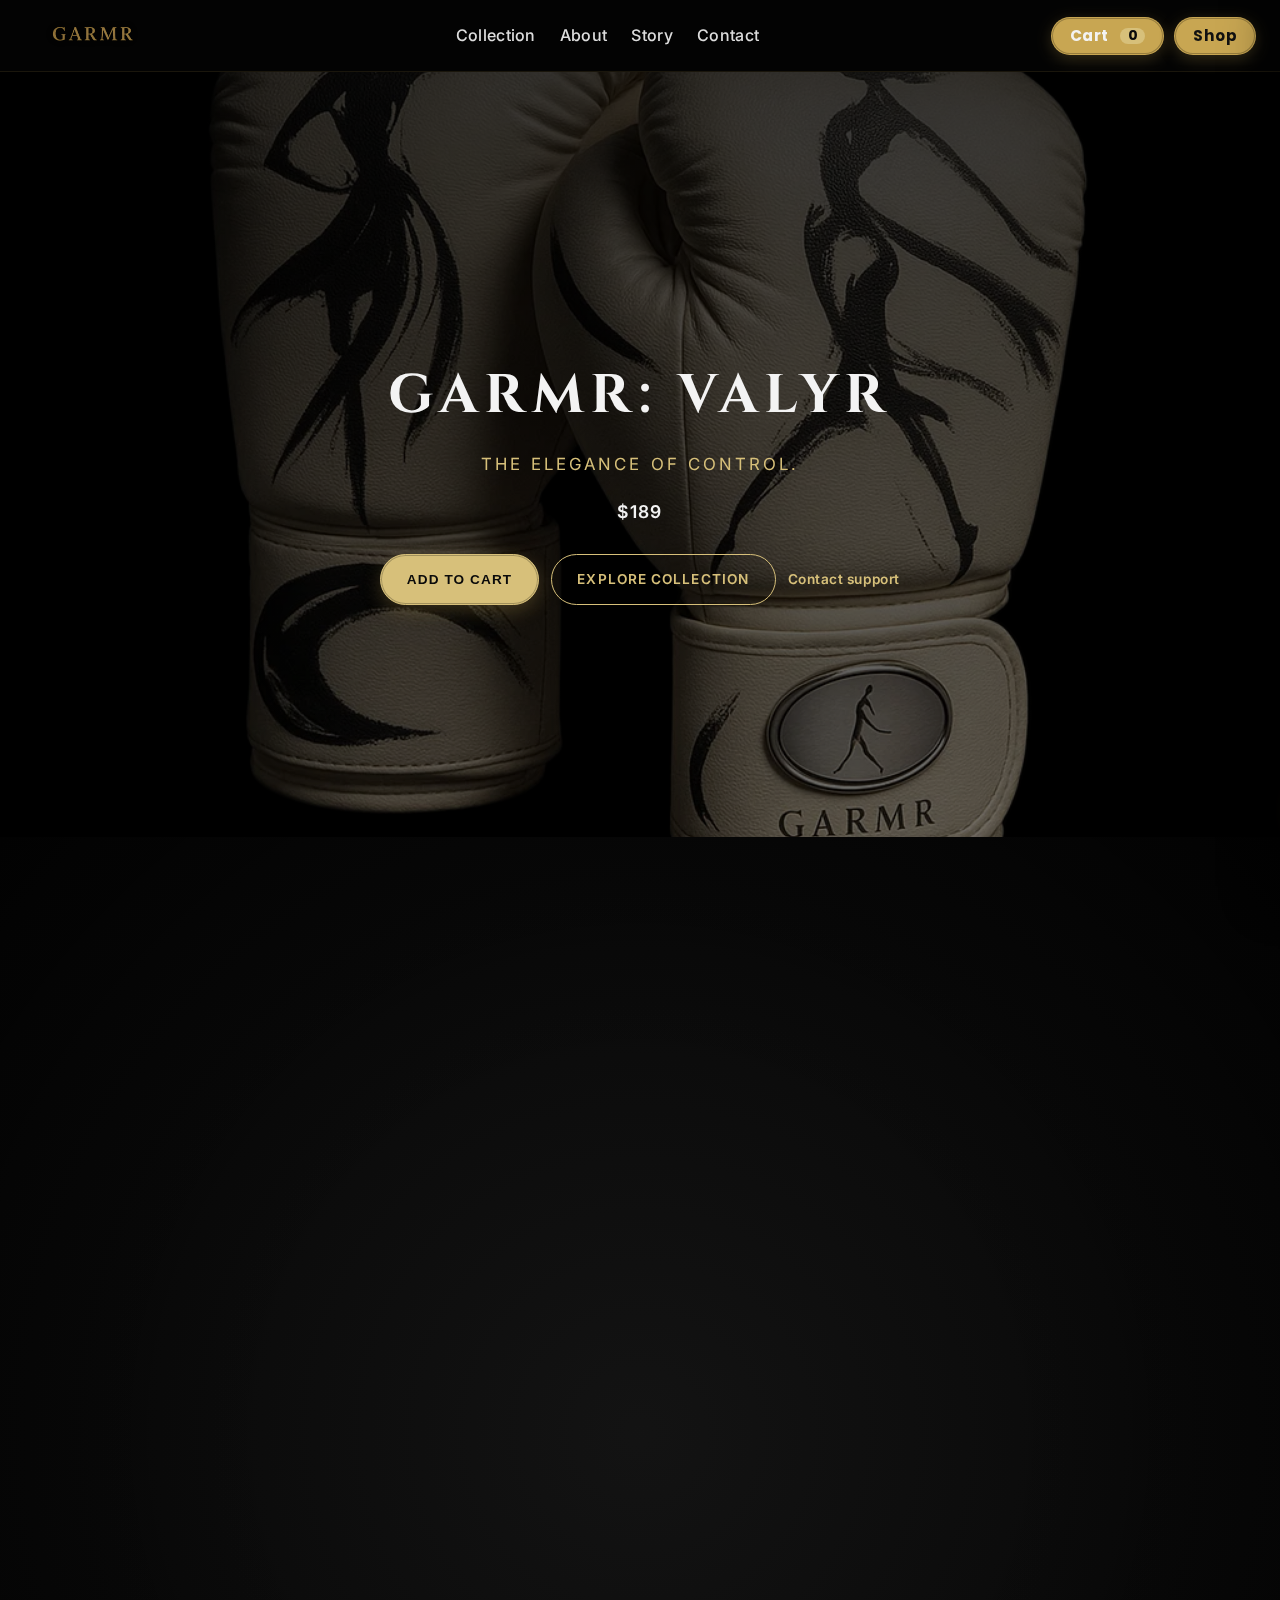
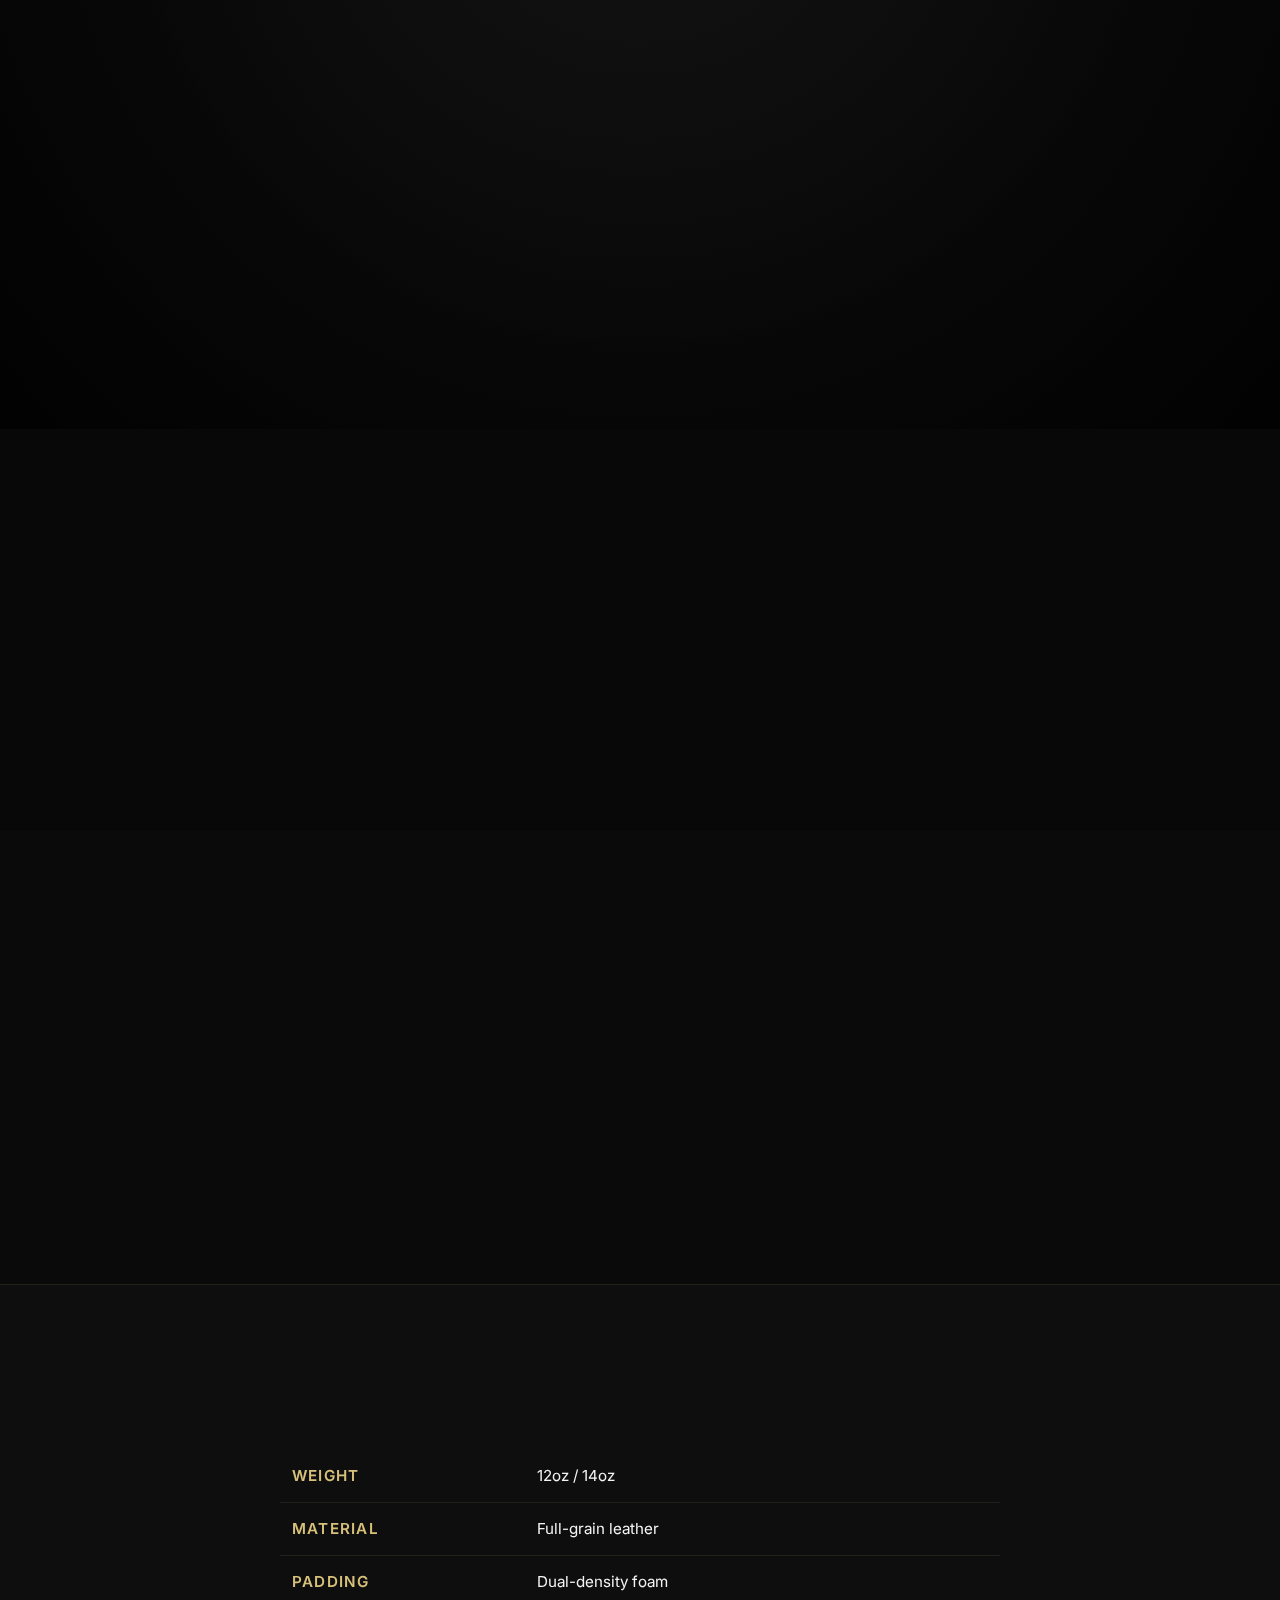
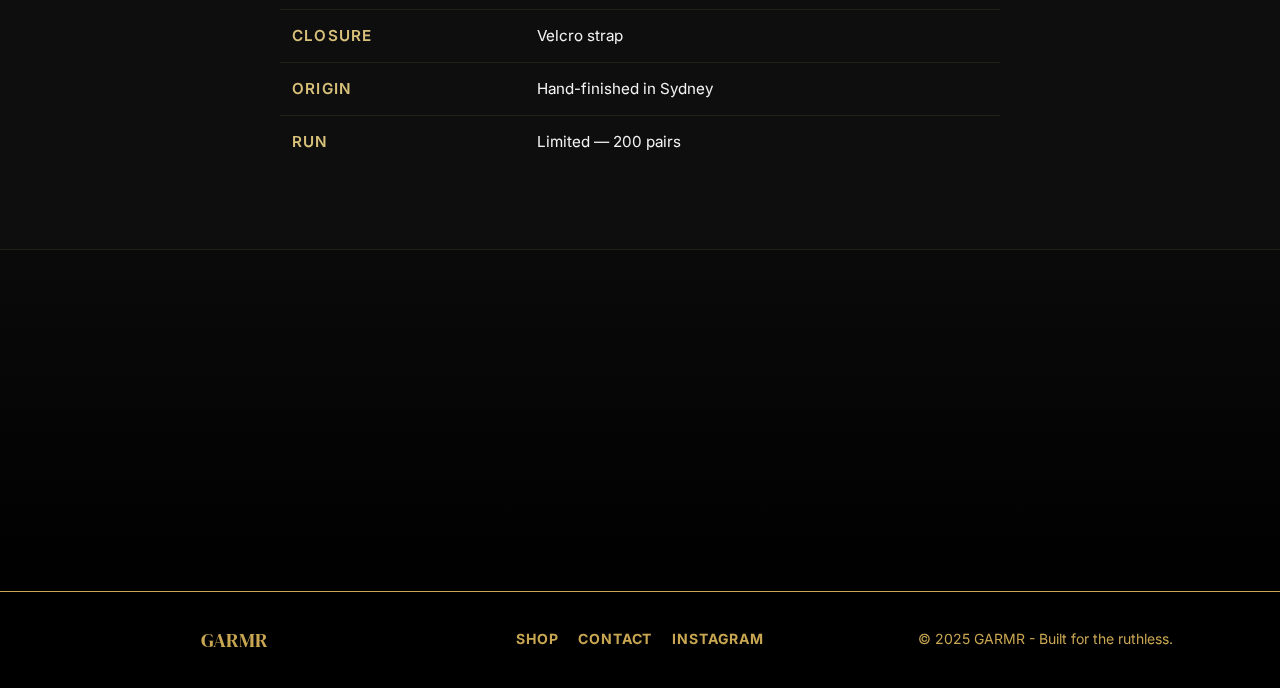
<file: valyr.html>
<!DOCTYPE html>
<html lang="en">
<head>
  <meta charset="UTF-8">
  <meta name="viewport" content="width=device-width, initial-scale=1.0">
  <title>GARMR: Valyr — Limited Boxing Gloves</title>
  <meta name="description" content="GARMR: Valyr. Elegance in control — limited-run combat art.">
  <meta property="og:title" content="GARMR: Valyr — Limited Boxing Gloves">
  <meta property="og:description" content="GARMR: Valyr. Elegance in control — limited-run combat art.">
  <link rel="preconnect" href="https://fonts.googleapis.com">
  <link rel="preconnect" href="https://fonts.gstatic.com" crossorigin>
  <link href="https://fonts.googleapis.com/css2?family=Cinzel:wght@600;700;800&display=swap" rel="stylesheet">
  <link href="https://fonts.googleapis.com/css2?family=DM+Serif+Display&family=Playfair+Display:wght@700&family=Poppins:wght@300;400;700&family=Inter:wght@400;500&display=swap" rel="stylesheet">
  <link href="https://unpkg.com/aos@2.3.1/dist/aos.css" rel="stylesheet">
  <link rel="stylesheet" href="hero.css">
  <link rel="stylesheet" href="/css/cart.css">
  <style>
    :root {
      --header-h: 72px;
      --gold: #d7c07a;
      --bg: #0a0a0a;
    }

    html {
      scroll-padding-top: var(--header-h);
    }

    body {
      margin: 0;
      background: var(--bg);
      color: #f3f3f3;
      font-family: 'Inter', system-ui, -apple-system, BlinkMacSystemFont, "Segoe UI", sans-serif;
      line-height: 1.6;
      -webkit-font-smoothing: antialiased;
    }

    h1, h2, h3, h4 {
      font-family: 'Cinzel', serif;
      letter-spacing: 0.05em;
      margin: 0 0 0.75rem;
    }

    p {
      margin: 0 0 1rem;
      color: #f3f3f3;
    }

    a {
      color: var(--gold);
    }

    a:hover {
      color: #e6d6a3;
    }

    main {
      background: var(--bg);
    }

    .p-wrap {
      max-width: 1180px;
      margin: 0 auto;
      padding: 0 20px;
    }

    #product-hero {
      position: relative;
      min-height: 85vh;
      display: flex;
      align-items: center;
      justify-content: center;
      text-align: center;
      background-color: #000;
      overflow: hidden;
      padding: calc(var(--header-h) + 24px) 0 48px;
    }

    #product-hero .hero-media {
      position: absolute;
      inset: 0;
      width: 100%;
      height: 100%;
      object-fit: cover;
      opacity: 0.55;
    }

    #product-hero .overlay {
      position: absolute;
      inset: 0;
      background: linear-gradient(to bottom, rgba(0, 0, 0, 0.6), rgba(0, 0, 0, 0.2));
      pointer-events: none;
      z-index: 1;
    }

    #product-hero .meta {
      position: relative;
      z-index: 2;
      color: #f3f3f3;
      max-width: 640px;
      padding: 0 20px;
    }

    #product-hero h1 {
      font-size: clamp(2.6rem, 5vw, 3.4rem);
      letter-spacing: 0.12em;
      text-transform: uppercase;
      margin-bottom: 0.75rem;
    }

    #product-hero .sub {
      color: var(--gold);
      letter-spacing: 0.18em;
      text-transform: uppercase;
      font-size: 1.05rem;
      margin-bottom: 1.25rem;
    }

    #product-hero .price {
      font-size: 1.1rem;
      color: #f3f3f3;
      margin-bottom: 1.8rem;
    }

    #product-hero .btn-row {
      justify-content: center;
    }

    .sub {
      color: var(--gold);
      letter-spacing: 0.18em;
      text-transform: uppercase;
      font-size: 0.95rem;
      margin-bottom: 1.2rem;
    }

    .price {
      color: var(--gold);
      font-weight: 600;
      margin: 0.25rem 0 1.25rem;
      font-size: 1.05rem;
      letter-spacing: 0.08em;
    }

    .btn-row {
      display: flex;
      gap: 12px;
      flex-wrap: wrap;
      justify-content: center;
    }

    .btn-row a,
    .btn-row button {
      display: inline-flex;
      align-items: center;
      justify-content: center;
      padding: 0.85rem 1.6rem;
      border-radius: 999px;
      font-weight: 600;
      letter-spacing: 0.08em;
      text-decoration: none;
      text-transform: uppercase;
      font-size: 0.85rem;
      position: relative;
      overflow: hidden;
      cursor: pointer;
      border: none;
      background: transparent;
    }

    .btn-row .btn-gold {
      border: 1px solid var(--gold);
      color: #0a0a0a;
      background: var(--gold);
    }

    .btn-row .btn-outline {
      border: 1px solid var(--gold);
      color: var(--gold);
      background: transparent;
    }

    .btn-row .btn-link {
      padding: 0;
      border: none;
      background: transparent;
      color: #d7c07a;
      text-transform: none;
      font-size: 0.85rem;
      letter-spacing: 0.04em;
      font-weight: 600;
    }

    .btn-row a::after,
    .btn-row button::after {
      content: "";
      position: absolute;
      left: 18%;
      right: 18%;
      bottom: 0.35rem;
      height: 2px;
      background: transparent;
      transition: background 0.3s ease;
    }

    .btn-row a:hover::after,
    .btn-row button:hover::after {
      background: var(--gold);
    }

    .btn-row .btn-link::after {
      display: none;
    }

    .btn-row .btn-link:hover {
      text-decoration: underline;
    }

    #product-origin {
      position: relative;
      padding: 80px 0;
      background: radial-gradient(circle at center, rgba(20, 20, 20, 0.92) 0%, rgba(10, 10, 10, 0.98) 55%, rgba(4, 4, 4, 1) 100%);
    }

    #product-origin::after {
      content: "";
      position: absolute;
      inset: 0;
      pointer-events: none;
      background: radial-gradient(circle at center, transparent 40%, rgba(0, 0, 0, 0.55) 100%);
    }

    .origin-grid {
      position: relative;
      z-index: 1;
      display: grid;
      grid-template-columns: minmax(0, 1fr) minmax(0, 0.9fr);
      gap: 40px;
      align-items: center;
    }

    .origin-text {
      max-width: 520px;
    }

    .origin-text h2 {
      text-align: left;
      font-size: clamp(1.9rem, 4vw, 2.4rem);
    }

    .origin-media {
      justify-self: center;
      position: relative;
    }

    .origin-media::before {
      content: "";
      position: absolute;
      inset: 12px;
      border-radius: 16px;
      box-shadow: inset 0 0 0 1px rgba(215, 192, 122, 0.08);
      pointer-events: none;
    }

    .origin-media .zoomable {
      width: min(60vw, 520px);
      border-radius: 16px;
      box-shadow: 0 25px 55px rgba(0, 0, 0, 0.65);
    }

    .origin-media .zoomable img {
      border-radius: inherit;
    }

    #product-craft {
      background: #080808;
      padding: 72px 0;
    }

    #product-craft .p-wrap {
      max-width: 900px;
      text-align: center;
    }

    #product-craft h2 {
      color: var(--gold);
      letter-spacing: 0.16em;
      text-transform: uppercase;
      font-size: clamp(1.8rem, 4vw, 2.3rem);
    }

    .feature-grid {
      display: grid;
      grid-template-columns: repeat(3, minmax(0, 1fr));
      gap: 22px;
      margin-top: 32px;
      text-align: left;
    }

    .feature {
      background: rgba(255, 255, 255, 0.02);
      border: 1px solid rgba(215, 192, 122, 0.2);
      border-radius: 12px;
      padding: 24px 22px;
      transition: border 0.3s ease, box-shadow 0.3s ease, transform 0.3s ease;
    }

    .feature h3 {
      font-size: 1.1rem;
      margin-bottom: 0.6rem;
    }

    .feature p {
      margin: 0;
      color: rgba(243, 243, 243, 0.78);
    }

    .feature:hover {
      border-color: rgba(215, 192, 122, 0.5);
      box-shadow: 0 0 20px rgba(215, 192, 122, 0.1);
      transform: translateY(-6px);
    }

    #product-gallery {
      padding: 80px 0;
      background: #0a0a0a;
    }

    #product-gallery .p-wrap {
      max-width: 90%;
      text-align: center;
    }

    #product-gallery h2 {
      font-size: clamp(1.9rem, 4vw, 2.4rem);
      text-transform: uppercase;
    }

    .gal {
      display: grid;
      grid-template-columns: repeat(3, minmax(0, 1fr));
      gap: 18px;
      margin-top: 30px;
    }

    .gal img {
      aspect-ratio: 16/9;
      width: 100%;
      height: auto;
      object-fit: cover;
      border-radius: 14px;
      box-shadow: 0 20px 45px rgba(0, 0, 0, 0.55);
      border: 1px solid rgba(215, 192, 122, 0.08);
    }

    #product-specs {
      background-color: rgba(255, 255, 255, 0.02);
      padding: 80px 0;
      border-top: 1px solid rgba(215, 192, 122, 0.1);
      border-bottom: 1px solid rgba(215, 192, 122, 0.1);
    }

    #product-specs .p-wrap {
      max-width: 760px;
      text-align: center;
    }

    #product-specs h2 {
      font-size: clamp(1.8rem, 3.5vw, 2.2rem);
      text-transform: uppercase;
      margin-bottom: 1.8rem;
    }

    table.specs {
      width: 100%;
      border-collapse: collapse;
    }

    table.specs td {
      padding: 14px 12px;
      border-bottom: 1px solid rgba(215, 192, 122, 0.1);
      text-align: left;
      font-size: 0.95rem;
    }

    table.specs tr:last-child td {
      border-bottom: none;
    }

    table.specs td:first-child {
      font-weight: 600;
      color: var(--gold);
      width: 34%;
      letter-spacing: 0.08em;
      text-transform: uppercase;
    }

    #product-cta {
      background: linear-gradient(180deg, #0a0a0a 0%, #000000 100%);
      padding: 84px 0;
      text-align: center;
    }

    #product-cta h2 {
      font-size: clamp(2rem, 4vw, 2.2rem);
      color: var(--gold);
      margin-bottom: 1rem;
    }

    #product-cta p {
      margin: 0 0 1.5rem;
      color: rgba(243, 243, 243, 0.85);
    }

    #product-cta .btn-row a,
    #product-cta .btn-row button {
      min-width: 200px;
    }

    [data-animate] {
      opacity: 0;
      transform: translateY(20px);
      transition: opacity 0.7s ease, transform 0.7s ease;
    }

    [data-animate].visible {
      opacity: 1;
      transform: translateY(0);
    }

    @media (max-width: 1024px) {
      .origin-grid {
        grid-template-columns: minmax(0, 1fr) minmax(0, 1fr);
      }
    }

    @media (max-width: 900px) {
      .feature-grid {
        grid-template-columns: 1fr;
      }
    }

    @media (max-width: 768px) {
      #product-hero {
        padding-top: calc(var(--header-h) + 16px);
      }

      .origin-grid {
        grid-template-columns: 1fr;
        text-align: center;
      }

      .origin-text {
        justify-self: center;
      }

      .origin-media {
        order: 2;
      }

      .origin-media::before {
        inset: 8px;
      }

      .origin-media .zoomable {
        width: 100%;
        max-width: 420px;
      }

    }

    @media (max-width: 640px) {
      #product-hero h1 {
        font-size: 2.2rem;
      }

      .btn-row {
        flex-direction: column;
      }

      .btn-row a,
      .btn-row button {
        width: 100%;
      }

      .gal {
        grid-template-columns: 1fr;
      }

      #product-gallery .p-wrap {
        max-width: 100%;
      }
    }

    @media (prefers-reduced-motion: reduce) {
      [data-animate] {
        opacity: 1 !important;
        transform: none !important;
        transition: none !important;
      }

      .feature:hover {
        transform: none;
        box-shadow: none;
      }
    }
  </style>
  <script type="application/ld+json">
    {
      "@context": "https://schema.org",
      "@type": "Product",
      "name": "GARMR: Valyr",
      "image": ["/images/Valyr.png"],
      "brand": {"@type": "Brand", "name": "GARMR"},
      "offers": {
        "@type": "Offer",
        "priceCurrency": "USD",
        "price": "189",
        "availability": "https://schema.org/PreOrder",
        "url": "https://YOURDOMAIN/valyr.html"
      }
    }
  </script>
</head>
<body>
  <header class="site-header">
    <a class="brand" href="/"><img src="/images/Brand%20Name.png" alt="GARMR wordmark"></a>
    <nav class="nav site-nav">
      <a href="collection.html">Collection</a>
      <a href="about.html">About</a>
      <a href="story.html">Story</a>
      <a href="/contact.html">Contact</a>
    </nav>
    <div class="header-cta">
      <a href="#cart" class="btn cart-link" id="open-cart">
        Cart <span id="cart-count" aria-live="polite">0</span>
      </a>
      <a class="btn btn-gold" href="collection.html">Shop</a>
    </div>
  </header>
  <main>
    <section id="product-hero">
      <img class="hero-media" src="/images/Valyr.png" alt="GARMR Valyr boxing gloves — dancer calligraphy motif" loading="lazy" decoding="async">
      <div class="overlay" aria-hidden="true"></div>
      <div class="meta">
        <h1 data-animate>GARMR: Valyr</h1>
        <p class="sub" data-animate>The elegance of control.</p>
        <p class="price" data-animate>$189</p>
        <div class="btn-row" data-animate>
          <button class="btn-gold add-to-cart" type="button"
            data-id="valyr"
            data-name="GARMR: Valyr"
            data-price="189"
            data-img="/images/Valyr.png">
            Add to Cart
          </button>
          <a href="/collection.html" class="btn-outline">Explore Collection</a>
          <a href="/contact.html" class="btn-link">Contact support</a>
        </div>
      </div>
    </section>

    <section id="product-origin">
      <div class="p-wrap origin-grid">
        <div class="origin-text">
          <h2 data-animate>The Origin</h2>
          <p data-animate>Valyr channels grace under pressure — inspired by motion drawn in ink. A statement of restraint and expression forged for those who strike with precision.</p>
        </div>
        <div class="origin-media" data-animate>
          <div class="zoomable">
            <img src="/images/Valyr.png" alt="Valyr detail view" loading="lazy" decoding="async">
          </div>
        </div>
      </div>
    </section>

    <section id="product-craft">
      <div class="p-wrap">
        <h2 data-animate>The Craft</h2>
        <div class="feature-grid">
          <div class="feature" data-animate>
            <h3>Hand-stitched leather shell</h3>
            <p>Every seam cut by hand, each stitch placed with intent.</p>
          </div>
          <div class="feature" data-animate>
            <h3>Precision padding</h3>
            <p>Dual-density foam tuned for repeat rounds.</p>
          </div>
          <div class="feature" data-animate>
            <h3>Sigil insignia</h3>
            <p>Pressed emblem; a mark of endurance.</p>
          </div>
        </div>
      </div>
    </section>

    <section id="product-gallery">
      <div class="p-wrap">
        <h2 data-animate>Gallery</h2>
        <div class="gal">
          <img src="/images/Valyr.png" alt="Valyr profile view" loading="lazy" decoding="async" data-animate>
          <img src="/images/Valyr.png" alt="Valyr seam detail" loading="lazy" decoding="async" data-animate>
          <img src="/images/Valyr.png" alt="Valyr silhouette under lights" loading="lazy" decoding="async" data-animate>
        </div>
      </div>
    </section>

    <section id="product-specs">
      <div class="p-wrap">
        <h2 data-animate>Specifications</h2>
        <table class="specs">
          <tbody>
            <tr>
              <td>Weight</td>
              <td>12oz / 14oz</td>
            </tr>
            <tr>
              <td>Material</td>
              <td>Full-grain leather</td>
            </tr>
            <tr>
              <td>Padding</td>
              <td>Dual-density foam</td>
            </tr>
            <tr>
              <td>Closure</td>
              <td>Velcro strap</td>
            </tr>
            <tr>
              <td>Origin</td>
              <td>Hand-finished in Sydney</td>
            </tr>
            <tr>
              <td>Run</td>
              <td>Limited — 200 pairs</td>
            </tr>
          </tbody>
        </table>
      </div>
    </section>

    <section id="product-cta">
      <div class="p-wrap">
        <h2 data-animate>Take the Oath.</h2>
        <p data-animate>Secure your pair before the run closes.</p>
        <div class="btn-row" data-animate>
          <button class="btn-gold add-to-cart" type="button"
            data-id="valyr"
            data-name="GARMR: Valyr"
            data-price="189"
            data-img="/images/Valyr.png">
            Add to Cart
          </button>
          <a href="/collection.html" class="btn-outline">Explore Collection</a>
          <a href="/contact.html" class="btn-link">Contact support</a>
        </div>
      </div>
    </section>
  </main>
  <footer class="site-footer">
    <div class="footer-grid">
      <div class="footer-logo">GARMR</div>
      <nav class="footer-links">
        <a href="/collection.html">Shop</a>
        <a href="/contact.html">Contact</a>
        <a href="https://instagram.com" target="_blank" rel="noreferrer">Instagram</a>
      </nav>
      <div class="footer-copy">&copy; 2025 GARMR - Built for the ruthless.</div>
    </div>
  </footer>
  <script>
    (function() {
      const hdr = document.querySelector('header.site-header');
      const setHeaderH = () => {
        if (!hdr) return;
        const h = Math.ceil(hdr.getBoundingClientRect().height);
        document.documentElement.style.setProperty('--header-h', h + 'px');
      };

      const initAnimations = () => {
        const targets = document.querySelectorAll('[data-animate]');
        if (!targets.length) return;
        if ('IntersectionObserver' in window) {
          const obs = new IntersectionObserver((entries) => {
            entries.forEach((entry) => {
              if (entry.isIntersecting) {
                entry.target.classList.add('visible');
                obs.unobserve(entry.target);
              }
            });
          }, { threshold: 0.2 });
          targets.forEach((el) => obs.observe(el));
        } else {
          targets.forEach((el) => el.classList.add('visible'));
        }
      };

      document.addEventListener('DOMContentLoaded', () => {
        setHeaderH();
        initAnimations();
      });

      window.addEventListener('resize', setHeaderH, { passive: true });
    })();
  </script>
  <div id="cart-overlay" class="cart-overlay" aria-hidden="true"></div>
  <aside id="cart-drawer" class="cart-drawer" role="dialog" aria-modal="true" aria-labelledby="cart-drawer-title" aria-hidden="true" tabindex="-1">
    <header class="cd-header">
      <h2 id="cart-drawer-title">Your Cart</h2>
      <button class="cd-close" id="close-cart" aria-label="Close cart">&times;</button>
    </header>
    <div class="cd-body" id="mini-cart-items">
      <!-- JS renders items here -->
    </div>
    <footer class="cd-footer">
      <div class="row"><span>Subtotal</span><span id="mini-subtotal">$0.00</span></div>
      <p class="tiny">Shipping &amp; taxes calculated at checkout</p>
      <a href="/cart.html" class="btn-gold btn-checkout" id="mini-checkout">Checkout</a>
      <button class="btn-outline btn-clear" id="mini-clear">Clear Cart</button>
    </footer>
  </aside>

  <script src="/js/zoom.js" defer></script>
  <script src="/js/cart.js" defer></script>
</body>
</html>
</file>
<file: hero.css>
:root{--gold:#c8a652;--goldDeep:#a98b3f;--bg:#000;--text:#f5f5f5;--header-h:72px;--header-gold:#c8a652}
*{box-sizing:border-box}
html{scroll-behavior:smooth;scroll-padding-top:var(--header-h)}
html,body{height:100%}
section[id],[data-anchor]{scroll-margin-top:var(--header-h)}
body{margin:0;background:var(--bg);color:var(--text);font-family:ui-sans-serif,system-ui,Segoe UI,Roboto,Helvetica,Arial}

.journal-preview__inner{margin:0 auto;max-width:1180px;padding:0 20px}
#journal-preview{background:#0a0a0a;color:#f3f3f3;padding:60px 0}
.journal-preview__header{display:flex;align-items:center;justify-content:space-between;gap:16px;margin-bottom:32px;flex-wrap:wrap}
#journal-preview h2{font-family:'Cinzel',"DM Serif Display",serif;font-size:28px;letter-spacing:.04em;margin:0}
.journal-preview__view-all{color:#d7c07a;text-decoration:none;font-size:.85rem;letter-spacing:.08em;text-transform:uppercase;transition:text-decoration-color .2s ease,color .2s ease;display:inline-flex;align-items:center;min-height:44px;padding:0 10px;border-radius:6px}
.journal-preview__view-all:hover{color:#e3ce8f;text-decoration:underline}
.journal-preview__grid{display:grid;grid-template-columns:1fr;gap:20px}
.journal-card{background:#111;border:1px solid #1f1f1f;border-radius:12px;overflow:hidden;display:flex;flex-direction:column;opacity:0;transform:translateY(24px);transition:opacity .8s cubic-bezier(.2,.6,.2,1),transform .8s cubic-bezier(.2,.6,.2,1);will-change:opacity,transform}
.journal-card.is-visible{opacity:1;transform:translateY(0)}
.journal-card__media{display:block;overflow:hidden}
.journal-card__media img{width:100%;height:auto;aspect-ratio:16/9;object-fit:cover;transition:transform .15s ease,filter .15s ease;display:block}
@media (hover:hover){.journal-card__media img{transform-origin:center}}
@media (hover:hover){.journal-card:hover .journal-card__media img{transform:scale(1.01);filter:brightness(1.1)}}
.journal-card__body{padding:18px 20px 20px;display:flex;flex-direction:column;gap:10px}
.journal-card__tag{font-size:11.5px;letter-spacing:.06em;text-transform:uppercase;color:#d7c07a}
.journal-card__title{font-size:19px;line-height:1.3;margin:0}
.journal-card__teaser{font-size:14.5px;line-height:1.5;margin:0;color:#d3d3d3}
.journal-card__link{margin-top:6px;color:#d7c07a;text-decoration:none;font-weight:600;letter-spacing:.04em;display:inline-flex;align-items:center;gap:6px;min-height:44px}
.journal-card__link:hover{text-decoration:underline}

.site-header{
 position:sticky;top:0;z-index:50;display:flex;align-items:center;justify-content:space-between;
 padding:12px 24px;background:rgba(0,0,0,.7);backdrop-filter:saturate(110%) blur(6px);
 border-bottom:1px solid rgba(200,166,82,.12);height:72px
}
.site-header .brand img{height:140px;display:block;filter:drop-shadow(0 0 4px rgba(0,0,0,.5));margin-top:-71px}
.nav,.site-nav{display:flex;gap:24px;flex:1;justify-content:center}
.nav a,.site-nav a{color:#ddd;text-decoration:none;font-weight:500;letter-spacing:.02em;position:relative;padding:6px 0;transition:color .25s ease}
.nav a::after,.site-nav a::after{
content:"";position:absolute;left:0;right:0;bottom:-2px;height:2px;
background:linear-gradient(90deg,transparent,var(--gold),transparent);
transform:scaleX(0);transform-origin:center;transition:transform .25s
}
.nav a:hover::after,.site-nav a:hover::after{transform:scaleX(1)}
.nav a[aria-current="page"],.site-nav a[aria-current="page"]{color:#f3f3f3}
.nav a[aria-current="page"]::after,.site-nav a[aria-current="page"]::after{transform:scaleX(1)}
.site-header .header-cta .btn{display:inline-flex;align-items:center;justify-content:center;padding:10px 18px;border-radius:999px;font-family:'Poppins',sans-serif;font-weight:700;letter-spacing:.03em;font-size:.95rem;line-height:1;text-decoration:none;color:inherit;border:1px solid transparent;transition:transform .08s ease,box-shadow .2s ease,background .25s ease}
.site-header .header-cta .btn:focus-visible{outline:2px solid rgba(255,255,255,.55);outline-offset:2px}
.site-header .header-cta .btn.btn-gold{background:var(--header-gold,var(--gold));color:#111;box-shadow:0 4px 16px rgba(200,166,82,.25),inset 0 0 0 1px rgba(0,0,0,.25)}
.site-header .header-cta .btn.btn-gold:hover{background:linear-gradient(180deg,var(--header-gold,var(--gold)),var(--goldDeep));transform:translateY(-1px);box-shadow:0 6px 18px rgba(200,166,82,.32),inset 0 0 0 1px rgba(0,0,0,.25)}
.site-header .cart-link{display:inline-flex;align-items:center;gap:6px;padding:10px 18px;border-radius:999px;background:var(--header-gold,var(--gold));color:#111;font-weight:700;letter-spacing:.03em;box-shadow:0 4px 16px rgba(200,166,82,.25),inset 0 0 0 1px rgba(0,0,0,.25);text-decoration:none;transition:transform .08s ease,box-shadow .2s ease}
.site-header .cart-link:hover{transform:translateY(-1px);box-shadow:0 6px 18px rgba(200,166,82,.32),inset 0 0 0 1px rgba(0,0,0,.25)}
.site-header .cart-link::after{display:none}
.site-header .cart-link span{font-variant-numeric:tabular-nums}
.header-cta{display:flex;gap:10px;flex-shrink:0}

.btn{display:inline-flex;align-items:center;justify-content:center;padding:10px 18px;border-radius:999px;
text-decoration:none;font-weight:700;letter-spacing:.03em;transition:transform .08s ease,box-shadow .2s ease,background .25s;border:1px solid transparent}
.btn-lg{padding:14px 22px;font-size:1.05rem}
.btn-gold{color:#111;background:var(--gold);box-shadow:0 6px 18px rgba(200,166,82,.25),inset 0 0 0 1px rgba(0,0,0,.25)}
.btn-gold:hover{background:linear-gradient(180deg,var(--gold),var(--goldDeep));transform:translateY(-1px)}
.btn-outline{color:var(--gold);border-color:var(--gold);background:transparent}
.btn-outline:hover{background:rgba(200,166,82,.12)}

.hero{position:relative;min-height:92vh;overflow:hidden;display:grid;place-items:center;padding:96px 20px 56px;transform:translateZ(0);will-change:transform}

.hero-bg.texture{position:absolute;inset:-4px;background:
radial-gradient(ellipse at 50% 40%,rgba(201,166,82,.08),rgba(0,0,0,0) 55%), url('/images/bg-texture.jpg');
background-size:cover;background-position:center;opacity:.28;filter:contrast(110%) brightness(80%);z-index:-5}
.hero-bg.vignette{position:absolute;inset:-4px;z-index:-4;background:radial-gradient(ellipse at center,transparent 40%,rgba(0,0,0,.75) 85%)}
.hero-bg.gold-glow{position:absolute;inset:-4px;z-index:-3;background:radial-gradient(ellipse at 50% 45%,rgba(200,166,82,.09),transparent 60%);mix-blend-mode:screen;pointer-events:none}

.hero-video{position:absolute;inset:0;opacity:.18;mix-blend-mode:screen;pointer-events:none;background:radial-gradient(circle at 20% 30%,rgba(200,166,82,.12),transparent 55%),radial-gradient(circle at 70% 60%,rgba(255,255,255,.16),transparent 60%),linear-gradient(130deg,rgba(10,10,10,.95),rgba(0,0,0,.85));overflow:hidden}
.hero-video::before,.hero-video::after{content:"";position:absolute;inset:-40%;background:radial-gradient(ellipse at 30% 40%,rgba(255,255,255,.18),transparent 60%),radial-gradient(ellipse at 70% 60%,rgba(200,166,82,.16),transparent 65%);opacity:.7;filter:blur(12px);animation:heroBackdrops 26s linear infinite}
.hero-video::after{animation:heroBackdropsAlt 30s linear infinite;mix-blend-mode:screen;opacity:.5}

.hero .fog{--fog-flip:1;position:absolute;inset:auto 0 0 0;top:0;height:100%;width:60vw;z-index:-2;pointer-events:none;mix-blend-mode:normal;image-rendering:auto;backface-visibility:hidden;filter:blur(30px);opacity:.4;animation:drift 28s linear infinite}
.hero .fog-left{--fog-flip:1;left:0;right:auto;width:65vw;-webkit-mask-image:linear-gradient(to right,#000 60%,transparent 95%);mask-image:linear-gradient(to right,#000 60%,transparent 95%);animation-delay:-7s}
.hero .fog-right{--fog-flip:-1;right:0;left:auto;width:65vw;-webkit-mask-image:linear-gradient(to left,#000 60%,transparent 95%);mask-image:linear-gradient(to left,#000 60%,transparent 95%);animation-delay:-14s}

.embers{position:absolute;inset:0;z-index:-1;pointer-events:none;opacity:.5;animation:rise 8s linear infinite}

.hero-content{text-align:center;max-width:920px;padding:0 16px;display:grid;gap:14px;position:relative;z-index:5}
.hero-logo{width:360px;max-width:56vw;margin:0 auto 6px;display:block;filter:drop-shadow(0 8px 40px rgba(200,166,82,.12));
-webkit-mask-image:linear-gradient(-75deg,#000 30%,rgba(0,0,0,0.4) 45%,#000 60%);-webkit-mask-size:200%;animation:shimmer 3.4s linear infinite}

.hero-sub{margin:0;opacity:.9;font-style:italic;font-size:clamp(14px,1.4vw,18px)}
.hero-clarifier{margin:6px auto 10px;max-width:720px;color:#d6d6d6;font-size:clamp(13px,1.2vw,16px)}
.hero-ctas{display:flex;gap:10px;justify-content:center;flex-wrap:wrap}

.hero-model{position:absolute;bottom:0;height:min(88vh,900px);object-fit:contain;z-index:-6;filter:drop-shadow(0 20px 50px rgba(0,0,0,.7))}
.hero-model.left{left:0;transform:translateX(-6%)}
.hero-model.right{right:0;transform:translateX(6%)}

@keyframes shimmer{0%{-webkit-mask-position:150% 0}100%{-webkit-mask-position:-50% 0}}
@keyframes drift{0%{transform:translateY(0) scaleX(var(--fog-flip,1))}50%{transform:translateY(-30px) scaleX(var(--fog-flip,1))}100%{transform:translateY(0) scaleX(var(--fog-flip,1))}}
@keyframes rise{0%{transform:translateY(10%);opacity:0}15%{opacity:.7}100%{transform:translateY(-90%);opacity:0}}
@keyframes heroBackdrops{0%{transform:translate3d(-8%,6%,0) scale(1)}50%{transform:translate3d(8%,-6%,0) scale(1.06)}100%{transform:translate3d(-8%,6%,0) scale(1)}}
@keyframes heroBackdropsAlt{0%{transform:translate3d(6%,-5%,0) scale(1.02)}50%{transform:translate3d(-6%,5%,0) scale(.96)}100%{transform:translate3d(6%,-5%,0) scale(1.02)}}

@media (max-width:1024px){
.nav,.site-nav{gap:16px;justify-content:flex-end}
.nav a,.site-nav a{font-size:.92rem}
.site-header .header-cta .btn{padding:8px 14px;font-size:.9rem}
.hero-model{opacity:.95}
.hero-model.left{transform:translateX(-14%) scale(.94)}
.hero-model.right{transform:translateX(14%) scale(.94)}
.hero-logo{width:300px}
}
@media (max-width:720px){
.site-header .header-cta .btn{padding:8px 12px}
.hero{padding-top:120px}
.hero-model{opacity:.25;height:70vh}
.hero-model.left{transform:translateX(-28%)}
.hero-model.right{transform:translateX(28%)}
}

@media (min-width:768px){
  .journal-preview__grid{grid-template-columns:repeat(2,1fr);gap:24px}
}

@media (min-width:992px){
  .journal-card__title{font-size:20px}
}

@media (prefers-reduced-motion: reduce){
.hero-logo,.fog,.embers,.hero-video::before,.hero-video::after{animation:none !important}
}
.collection-hero{padding-top:calc(var(--header-h) + 24px);padding-bottom:48px}
.collection-hero{padding-top:calc(var(--header-h) + 24px + env(safe-area-inset-top))}
.collection-hero h1{margin-top:0}
.site-footer{background:#000;color:#c8a652;border-top:1px solid #c8a652;padding:2rem 1rem;font-size:.875rem}
.footer-grid{max-width:1200px;margin:0 auto;display:grid;grid-template-columns:repeat(3,1fr);gap:1rem;align-items:center;text-align:center}
.footer-logo{font-family:'DM Serif Display',serif;font-size:1.25rem}
.footer-links{display:flex;justify-content:center;gap:1.25rem;flex-wrap:wrap}
.footer-links a{color:#c8a652;text-decoration:none;text-transform:uppercase;font-weight:700;letter-spacing:.06em}
.footer-links a:hover{text-decoration:underline}
.footer-copy{color:#c8a652}
@media (max-width:768px){.footer-grid{grid-template-columns:1fr}.footer-copy{margin-top:.5rem}}
</file>
<file: css/cart.css>
#cart-count{ background:#d7c07a; color:#0a0a0a; border-radius:1rem; padding:.05rem .45rem; margin-left:.35rem; font-size:.9rem; }
.cart-toast{ position:fixed; bottom:24px; right:24px; background:#111; color:#f3f3f3; border:1px solid #2a2a2a; padding:.7rem 1rem; border-radius:999px; opacity:0; transform:translateY(6px); transition:all .25s ease; z-index:9999; }
.cart-toast.show{ opacity:1; transform:translateY(0); }

/* Cart page layout */
.cart-grid{ display:grid; grid-template-columns: 1.6fr .9fr; gap:28px; max-width:1180px; margin:0 auto; padding:calc(var(--header-h) + 32px) 20px 80px; }
@media (max-width: 900px){ .cart-grid{ grid-template-columns:1fr; } }

.cart-items{ display:flex; flex-direction:column; gap:16px; }
.cart-item{ display:grid; grid-template-columns: 96px 1fr auto; gap:16px; align-items:center; padding:14px; background:#0e0e0e; border:1px solid #1f1f1f; border-radius:12px; }
.cart-item img{ width:96px; height:96px; object-fit:contain; background:#000; border-radius:10px; }
.ci-meta h3{ margin:.1rem 0 .25rem; font-family:Cinzel,serif; }
.ci-price{ color:#d7c07a; margin-bottom:.35rem; }
.ci-qty{ display:flex; align-items:center; gap:10px; }
.ci-qty input{ width:64px; background:#111; border:1px solid #2a2a2a; color:#f3f3f3; padding:.4rem .5rem; border-radius:8px; }
.ci-remove{ background:transparent; border:1px solid #2a2a2a; color:#f3f3f3; padding:.4rem .7rem; border-radius:999px; }
.ci-line{ font-weight:600; }

.cart-summary{ background:#0e0e0e; border:1px solid #1f1f1f; border-radius:16px; padding:20px; height:fit-content; position:sticky; top:calc(var(--header-h) + 20px); }
.cart-summary h2{ font-family:Cinzel,serif; margin-top:.2rem; }
.cart-summary .row{ display:flex; justify-content:space-between; padding:.5rem 0; }
.cart-summary .row.small{ color:#bbb; font-size:.95rem; }
.cart-summary .row.total{ font-size:1.15rem; font-weight:700; }
.cart-summary .divider{ border-top:1px solid #2a2a2a; margin:.7rem 0; }
.btn-checkout{ display:block; text-align:center; margin-top:12px; }
.btn-clear{ display:block; width:100%; margin-top:10px; }
.link-under{ display:inline-block; margin-top:10px; text-decoration:underline; }

.cart-empty{ text-align:center; padding:calc(var(--header-h) + 40px) 20px 100px; }
.cart-empty h1{ font-family:Cinzel,serif; margin-bottom:14px; }

.cart-overlay{
  position:fixed; inset:0; background:rgba(0,0,0,.4);
  opacity:0; pointer-events:none; transition:opacity .25s ease; z-index:9998;
}
.cart-overlay.show{ opacity:1; pointer-events:auto; }

.cart-drawer{
  position:fixed; top:0; right:0; height:100vh; width:min(420px, 94vw);
  background:#0e0e0e; border-left:1px solid #1f1f1f; box-shadow:-16px 0 40px rgba(0,0,0,.35);
  transform:translateX(100%); transition:transform .28s ease; z-index:9999; color:#f3f3f3;
  display:flex; flex-direction:column;
}
.cart-drawer.show{ transform:translateX(0); }
.cd-header{ display:flex; align-items:center; justify-content:space-between; padding:16px 18px; border-bottom:1px solid #1f1f1f; }
.cd-header h2{ font-family:Cinzel,serif; margin:0; font-size:1.2rem; letter-spacing:.5px; }
.cd-close{ background:transparent; border:0; color:#f3f3f3; font-size:1.6rem; line-height:1; cursor:pointer; }
.cd-body{ padding:14px 16px; overflow:auto; flex:1; display:flex; flex-direction:column; gap:12px; }
.cd-footer{ border-top:1px solid #1f1f1f; padding:14px 16px; }
.cd-footer .row{ display:flex; justify-content:space-between; margin-bottom:.4rem; }
.cd-footer .tiny{ color:#bdbdbd; font-size:.9rem; margin:.2rem 0 .8rem; }

.mini-item{ display:grid; grid-template-columns:72px 1fr auto; gap:12px; align-items:center; padding:10px; background:#0a0a0a; border:1px solid #1f1f1f; border-radius:12px; }
.mini-item img{ width:72px; height:72px; object-fit:contain; background:#000; border-radius:10px; }
.mini-meta h4{ margin:0 0 .2rem; font-family:Cinzel,serif; font-size:1rem; }
.mini-meta .price{ color:#d7c07a; font-size:.98rem; }
.mini-qty{ display:flex; align-items:center; gap:8px; margin-top:.3rem; }
.mini-qty input{ width:58px; background:#111; border:1px solid #2a2a2a; color:#f3f3f3; padding:.35rem .45rem; border-radius:8px; }
.mini-remove{ background:transparent; border:1px solid #2a2a2a; color:#f3f3f3; padding:.35rem .6rem; border-radius:999px; font-size:.9rem; }
.mini-line{ font-weight:600; }

@media (max-width: 420px){
  .mini-item{ grid-template-columns:56px 1fr; }
  .mini-line{ display:none; }
}

.sr-only{
  position:absolute; width:1px; height:1px; padding:0; margin:-1px; overflow:hidden; clip:rect(0,0,0,0); border:0;
}
/* CART DRAWER BUTTONS — GARMR style */
.cart-drawer .cd-footer .btn-gold,
.cart-drawer .cd-footer .btn-outline {
  display: block;
  width: 100%;
  padding: 14px 22px;
  margin-top: 12px;
  border-radius: 999px;
  font: 700 16px/1.1 'Poppins', system-ui, sans-serif;
  letter-spacing: .04em;
  text-transform: none;
  text-align: center;
  text-decoration: none;           /* remove link underline */
  outline: 0;
  -webkit-appearance: none;
  transition:
    transform .18s ease,
    box-shadow .18s ease,
    background .18s ease,
    color .18s ease,
    border-color .18s ease;
}

/* Primary: Checkout */
.cart-drawer .cd-footer .btn-gold {
  background: linear-gradient(180deg, #d8bb6a 0%, #b8923a 100%);
  color: #0a0a0a;
  border: 1px solid #c7a24e;
  box-shadow:
    inset 0 1px 0 rgba(255,255,255,.12),
    0 8px 24px rgba(200,166,82,.22);
}
.cart-drawer .cd-footer .btn-gold:hover {
  transform: translateY(-1px);
  box-shadow:
    inset 0 1px 0 rgba(255,255,255,.18),
    0 12px 28px rgba(200,166,82,.30);
  filter: saturate(1.05);
}
.cart-drawer .cd-footer .btn-gold:active {
  transform: translateY(0);
  filter: brightness(.96);
  box-shadow:
    inset 0 1px 0 rgba(255,255,255,.10),
    0 6px 16px rgba(200,166,82,.22);
}
.cart-drawer .cd-footer .btn-gold:focus-visible {
  outline: 2px solid rgba(200,166,82,.65);
  outline-offset: 3px;
}

/* Secondary: Clear Cart */
.cart-drawer .cd-footer .btn-outline {
  background: transparent;
  color: var(--gold);
  border: 1px solid rgba(200,166,82,.6);
  box-shadow: inset 0 0 0 0 rgba(200,166,82,0);
}
.cart-drawer .cd-footer .btn-outline:hover {
  background: rgba(200,166,82,.10);
  color: #fff;
  border-color: rgba(200,166,82,.85);
  transform: translateY(-1px);
  box-shadow: inset 0 0 0 9999px rgba(200,166,82,.05);
}
.cart-drawer .cd-footer .btn-outline:active {
  transform: translateY(0);
  background: rgba(200,166,82,.08);
}
.cart-drawer .cd-footer .btn-outline:focus-visible {
  outline: 2px solid rgba(200,166,82,.55);
  outline-offset: 3px;
}

/* Disabled / loading states (optional) */
.cart-drawer .cd-footer .btn-gold.is-loading,
.cart-drawer .cd-footer .btn-outline.is-loading,
.cart-drawer .cd-footer .btn-gold[aria-busy="true"],
.cart-drawer .cd-footer .btn-outline[aria-busy="true"] {
  pointer-events: none;
  opacity: .65;
  filter: grayscale(.1);
}
</file>
<file: css/checkout.css>
:root {
  --checkout-max: 1180px;
  --co-gap: 32px;
}

body.checkout-page {
  background: #050505;
  color: #f5f5f5;
  font-family: 'Inter', ui-sans-serif, system-ui, -apple-system, BlinkMacSystemFont, 'Segoe UI', sans-serif;
  min-height: 100vh;
  display: flex;
  flex-direction: column;
}

.co-wrap {
  flex: 1;
  padding: calc(var(--header-h) + 28px) 20px 96px;
}

.co-steps {
  display: inline-flex;
  align-items: center;
  gap: 12px;
  padding: 12px 18px;
  border-radius: 999px;
  border: 1px solid rgba(199, 168, 94, 0.3);
  background: rgba(10, 10, 10, 0.72);
  box-shadow: 0 12px 40px rgba(0, 0, 0, 0.35);
  margin: 0 auto 32px;
  font-size: 0.9rem;
  letter-spacing: 0.08em;
  text-transform: uppercase;
}

.co-steps .step {
  display: inline-flex;
  align-items: center;
  gap: 8px;
  padding: 8px 14px;
  border-radius: 999px;
  color: rgba(232, 225, 205, 0.72);
  text-decoration: none;
  position: relative;
}

.co-steps .step::before {
  content: attr(data-step);
  display: inline-flex;
  align-items: center;
  justify-content: center;
  width: 26px;
  height: 26px;
  border-radius: 999px;
  border: 1px solid rgba(199, 168, 94, 0.4);
  font-size: 0.8rem;
  color: inherit;
}

.co-steps .step.current {
  background: linear-gradient(135deg, rgba(200, 166, 82, 0.96), rgba(169, 139, 63, 0.92));
  color: #050505;
  font-weight: 700;
  box-shadow: 0 8px 22px rgba(200, 166, 82, 0.35);
}

.co-steps .step.current::before {
  border-color: rgba(0, 0, 0, 0.6);
  color: #050505;
}

.co-steps .step.done {
  color: #d7c07a;
}

.co-steps .step.done::before {
  content: "✓";
  font-size: 0.85rem;
}

.co-grid {
  display: grid;
  grid-template-columns: minmax(0, 1.65fr) minmax(0, 0.9fr);
  gap: var(--co-gap);
  max-width: var(--checkout-max);
  margin: 0 auto;
}

.co-left > * {
  background: rgba(10, 10, 10, 0.85);
  border: 1px solid rgba(255, 255, 255, 0.08);
  border-radius: 20px;
  padding: 28px;
  box-shadow: 0 24px 60px rgba(0, 0, 0, 0.45);
}

.co-left > * + * {
  margin-top: 26px;
}

.co-left h1 {
  font-family: 'Cinzel', 'DM Serif Display', serif;
  letter-spacing: 0.05em;
  margin: 0 0 18px;
  font-size: clamp(1.8rem, 2.3vw, 2.2rem);
}

.co-left h3 {
  font-family: 'Cinzel', 'DM Serif Display', serif;
  letter-spacing: 0.04em;
  margin-bottom: 12px;
}

.field-row {
  display: grid;
  gap: 18px;
  grid-template-columns: repeat(2, minmax(0, 1fr));
  margin-bottom: 18px;
}

.field-row.thirds {
  grid-template-columns: repeat(3, minmax(0, 1fr));
}

.field-row.halves {
  grid-template-columns: repeat(2, minmax(0, 1fr));
}

.field {
  display: flex;
  flex-direction: column;
  gap: 8px;
}

.field label {
  font-size: 0.92rem;
  letter-spacing: 0.04em;
  text-transform: uppercase;
  color: rgba(232, 225, 205, 0.75);
}

.field input,
.field select {
  background: rgba(8, 8, 8, 0.8);
  border: 1px solid rgba(215, 192, 122, 0.28);
  border-radius: 12px;
  padding: 12px 14px;
  color: #f5f5f5;
  font-size: 1rem;
  transition: border-color 0.2s ease, box-shadow 0.2s ease;
}

.field input.invalid,
.field select.invalid {
  border-color: rgba(255, 125, 125, 0.7);
  box-shadow: 0 0 0 2px rgba(255, 125, 125, 0.18);
}

.field select {
  appearance: none;
  background-image: url('data:image/svg+xml,%3Csvg xmlns="http://www.w3.org/2000/svg" width="12" height="8" viewBox="0 0 12 8" fill="none"%3E%3Cpath d="M1 1.5L6 6.5L11 1.5" stroke="%23d7c07a" stroke-width="1.4"/%3E%3C/svg%3E');
  background-repeat: no-repeat;
  background-position: right 14px center;
  background-size: 12px auto;
  padding-right: 40px;
}

.field input:focus,
.field select:focus {
  border-color: rgba(215, 192, 122, 0.8);
  outline: none;
  box-shadow: 0 0 0 2px rgba(215, 192, 122, 0.18);
}

.err {
  min-height: 18px;
  font-size: 0.82rem;
  color: #ffb4b4;
  letter-spacing: 0.02em;
  margin: 0;
}

.actions {
  display: flex;
  flex-wrap: wrap;
  gap: 12px;
  margin-top: 24px;
}

.actions .btn-gold,
.actions .btn-outline {
  min-width: 200px;
  justify-content: center;
}

.muted {
  color: rgba(232, 225, 205, 0.68);
}

.intro {
  margin-top: -6px;
  margin-bottom: 18px;
}

.tiny {
  font-size: 0.8rem;
  letter-spacing: 0.04em;
}

.co-right .summary {
  background: rgba(10, 10, 10, 0.88);
  border: 1px solid rgba(255, 255, 255, 0.08);
  border-radius: 24px;
  padding: 26px;
  position: sticky;
  top: calc(var(--header-h) + 20px);
  box-shadow: 0 24px 60px rgba(0, 0, 0, 0.45);
  display: grid;
  gap: 14px;
}

.co-right h2 {
  font-family: 'Cinzel', 'DM Serif Display', serif;
  margin: 0;
}

.summary .row {
  display: flex;
  justify-content: space-between;
  align-items: center;
  gap: 12px;
  font-size: 0.98rem;
}

.summary .row.total {
  font-size: 1.2rem;
  font-weight: 700;
  letter-spacing: 0.04em;
}

.summary .divider {
  border-top: 1px solid rgba(215, 192, 122, 0.18);
  margin: 6px 0 2px;
}

.summary .items {
  display: grid;
  gap: 14px;
  border-bottom: 1px solid rgba(215, 192, 122, 0.12);
  padding-bottom: 16px;
}

.summary .item-row {
  display: grid;
  grid-template-columns: 72px 1fr auto;
  gap: 12px;
  align-items: center;
}

.summary .item-row img {
  width: 72px;
  height: 72px;
  object-fit: contain;
  background: rgba(0, 0, 0, 0.65);
  border-radius: 12px;
  border: 1px solid rgba(215, 192, 122, 0.18);
}

.summary .item-meta h4 {
  margin: 0;
  font-family: 'Cinzel', serif;
  font-size: 1rem;
}

.summary .item-meta .qty {
  font-size: 0.9rem;
  color: rgba(232, 225, 205, 0.6);
}

.summary .item-price {
  font-weight: 600;
  letter-spacing: 0.03em;
}

.code {
  display: grid;
  gap: 10px;
  margin-top: 4px;
}

.code-row {
  display: grid;
  grid-template-columns: 1fr auto;
  gap: 10px;
}

.code-row input {
  background: rgba(8, 8, 8, 0.8);
  border: 1px solid rgba(215, 192, 122, 0.28);
  border-radius: 12px;
  padding: 12px 14px;
  color: #f5f5f5;
}

.code-row input:focus {
  border-color: rgba(215, 192, 122, 0.8);
  outline: none;
  box-shadow: 0 0 0 2px rgba(215, 192, 122, 0.18);
}

#promo-msg.success {
  color: #d7c07a;
}

#promo-msg.error {
  color: #ffb4b4;
}

.link-under {
  color: #d7c07a;
  text-decoration: underline;
}

.link-under:hover {
  color: #e6d499;
}

.review-block {
  border-top: 1px solid rgba(215, 192, 122, 0.18);
  padding-top: 16px;
}

.review-block:first-of-type {
  border-top: none;
  padding-top: 0;
}

.review-list {
  display: grid;
  gap: 10px;
}

.review-list .item {
  display: flex;
  justify-content: space-between;
  gap: 18px;
  border-bottom: 1px solid rgba(215, 192, 122, 0.12);
  padding-bottom: 10px;
}

.review-list .item:last-child {
  border-bottom: none;
  padding-bottom: 0;
}

.review-totals {
  margin-top: 18px;
  display: grid;
  gap: 8px;
}

.review-totals .row {
  display: flex;
  justify-content: space-between;
  gap: 12px;
}

.review-totals .row.total {
  font-weight: 700;
  letter-spacing: 0.04em;
}

.place-confirm {
  text-align: center;
  padding: 60px 20px 40px;
}

.place-confirm h2 {
  font-family: 'Cinzel', serif;
  font-size: clamp(2rem, 3vw, 2.6rem);
  margin-bottom: 10px;
}

.place-confirm p {
  max-width: 480px;
  margin: 0 auto 24px;
  color: rgba(232, 225, 205, 0.72);
}

@media (max-width: 1040px) {
  .co-grid {
    grid-template-columns: 1fr;
  }

  .co-right .summary {
    position: static;
  }
}

@media (max-width: 720px) {
  .co-wrap {
    padding-top: calc(var(--header-h) + 16px);
  }

  .co-steps {
    width: 100%;
    justify-content: center;
    flex-wrap: wrap;
  }

  .co-left > * {
    padding: 24px 20px;
  }

  .field-row,
  .field-row.thirds,
  .field-row.halves {
    grid-template-columns: 1fr;
  }

  .actions {
    flex-direction: column;
    align-items: stretch;
  }

  .actions .btn-gold,
  .actions .btn-outline {
    width: 100%;
  }
}

@media (prefers-reduced-motion: reduce) {
  .co-steps,
  .summary,
  .co-left > * {
    transition: none !important;
  }
}
</file>
<file: css/contact.css>
/* Contact page layout */
.p-wrap{
  width: 100%;
  margin: 0 auto;
  padding: 0 20px;
}

/* Page rhythm */
#contact.p-wrap{ padding-top: calc(var(--header-h) + 24px); padding-bottom: 80px; }
section{ margin-block: 56px; }
@media (max-width: 768px){ section{ margin-block: 44px; } }

/* Hero */
.contact-hero{
  position: relative; background:#0a0a0a; min-height: 36vh;
  display:flex; align-items:center; justify-content:center; text-align:center;
  border-radius: 18px; overflow:hidden;
}
.contact-hero .hero-inner{ max-width: 780px; padding: 48px 20px; display:grid; gap:16px; }
.contact-hero h1{ font-family: Cinzel, serif; margin: 0 0 8px; font-size: clamp(34px,5vw,52px); letter-spacing:.05em; text-transform:uppercase; }
.contact-hero .sub{ color:#bdbdbd; margin: 0 0 16px; font-size:1.05rem; }
.hero-ctas{ display:flex; gap:12px; justify-content:center; flex-wrap:wrap; }

/* Cards */
.contact-cards{ display:grid; grid-template-columns: repeat(3, 1fr); gap:20px; }
@media (max-width: 900px){ .contact-cards{ grid-template-columns:1fr; } }
.ccard{ background:#0e0e0e; border:1px solid #1f1f1f; border-radius:12px; padding:18px; display:flex; flex-direction:column; gap:10px; }
.ccard h3{ font-family: Cinzel, serif; margin:.2rem 0 .5rem; letter-spacing:.04em; text-transform:uppercase; }
.ccard .tiny.link{ display:inline-block; margin-top:6px; color:#d7c07a; text-decoration:none; }
.ccard .tiny.link:hover{ text-decoration:underline; }

/* Form */
.contact-form h2, .contact-faq h2, .contact-cta h2{ font-family: Cinzel, serif; letter-spacing:.05em; text-transform:uppercase; }
.contact-form form{ background:#0b0b0b; border:1px solid #1f1f1f; border-radius:14px; padding:28px; box-shadow:0 18px 40px rgba(0,0,0,0.35); }
@media (max-width: 600px){ .contact-form form{ padding:22px; } }
.contact-form .row{ display:grid; gap:14px; }
.contact-form .row.halves{ grid-template-columns:1fr 1fr; }
@media (max-width: 720px){ .contact-form .row.halves{ grid-template-columns:1fr; } }
.field{ display:flex; flex-direction:column; gap:6px; margin-bottom:14px; }
label{ color:#d7c07a; font-size:.95rem; letter-spacing:.06em; text-transform:uppercase; }
input, select, textarea{
  background:#111; border:1px solid #2a2a2a; border-radius:10px; color:#f3f3f3; padding:.8rem .9rem;
  font-family:inherit; font-size:1rem;
}
textarea{ resize:vertical; min-height:160px; }
input:focus, select:focus, textarea:focus{
  outline:none; border-color:#d7c07a; box-shadow:0 0 0 2px rgba(215,192,122,.15);
}
input.bad, select.bad, textarea.bad{ border-color:#ff7a7a; box-shadow:0 0 0 2px rgba(255,122,122,.15); }
.conditional[hidden]{ display:none !important; }
.err{ color:#ffb3b3; font-size:.9rem; min-height:1em; margin:0; }
.muted{ color:#a7a7a7; }
.tiny{ font-size:.9rem; }
.contact-form .tiny{ letter-spacing:.04em; }
.contact-form .btn-gold{ min-height:48px; padding-inline:28px; }
#form-state{ margin-top:16px; color:#d7c07a; font-size:.95rem; min-height:1.25em; }

/* FAQ */
.contact-faq details{ background:#0e0e0e; border:1px solid #1f1f1f; border-radius:10px; padding:12px 14px; margin-bottom:10px; }
.contact-faq summary{ color:#d7c07a; cursor:pointer; font-weight:600; letter-spacing:.05em; text-transform:uppercase; }
.contact-faq p{ margin:10px 0 0; color:#d0d0d0; line-height:1.6; }

/* CTA */
.contact-cta{ text-align:center; background:#0d0d0d; border:1px solid #1f1f1f; border-radius:14px; padding:40px 20px; box-shadow:0 18px 40px rgba(0,0,0,0.32); }
.contact-cta .row{ display:flex; gap:12px; justify-content:center; flex-wrap:wrap; margin-top:18px; }
.contact-cta .btn{ min-width:180px; }

/* Utilities */
.btn-outline.btn-quiet{ border-color:rgba(215,192,122,.4); color:#d7c07a; }
.contact-cards .btn-outline{ min-height:44px; }
.contact-hero::after{
  content:""; position:absolute; inset:0; background:radial-gradient(circle at 50% 20%, rgba(215,192,122,0.08), transparent 60%);
  pointer-events:none; mix-blend-mode:screen;
}
</file>
